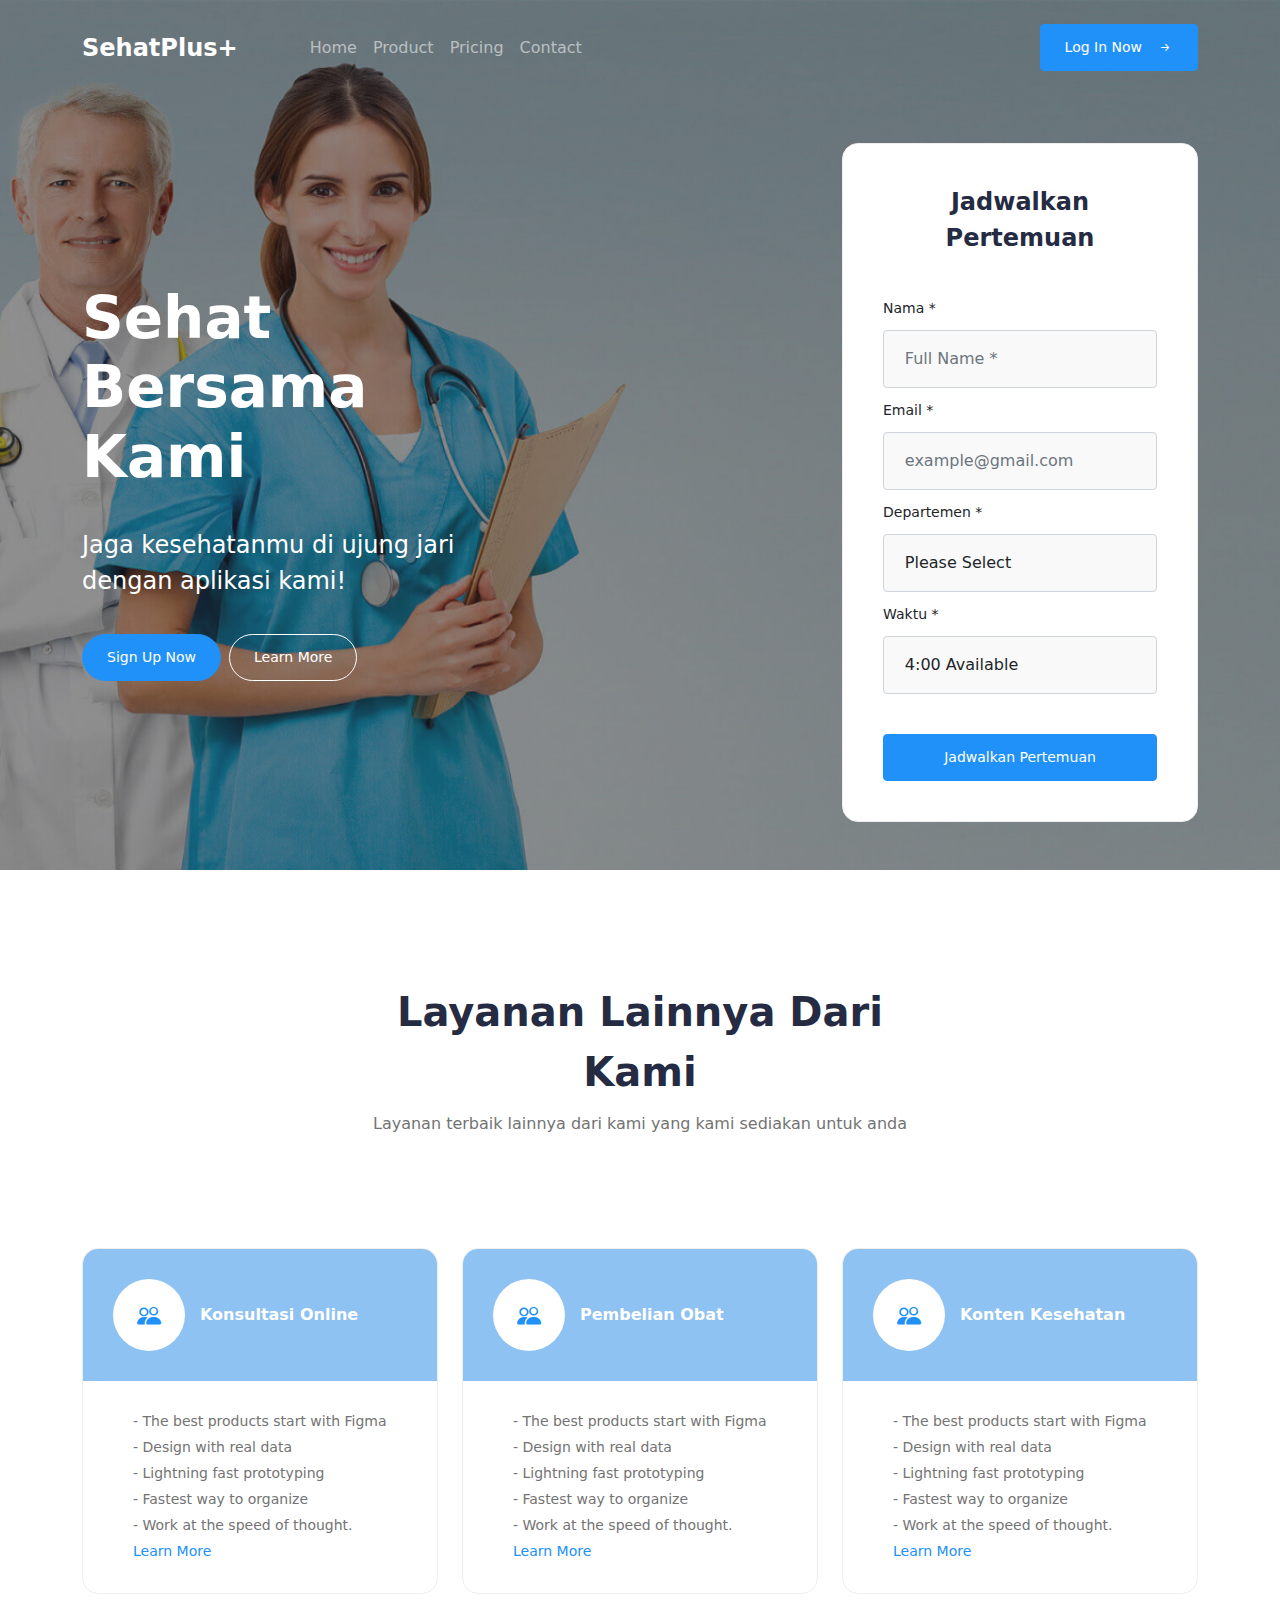
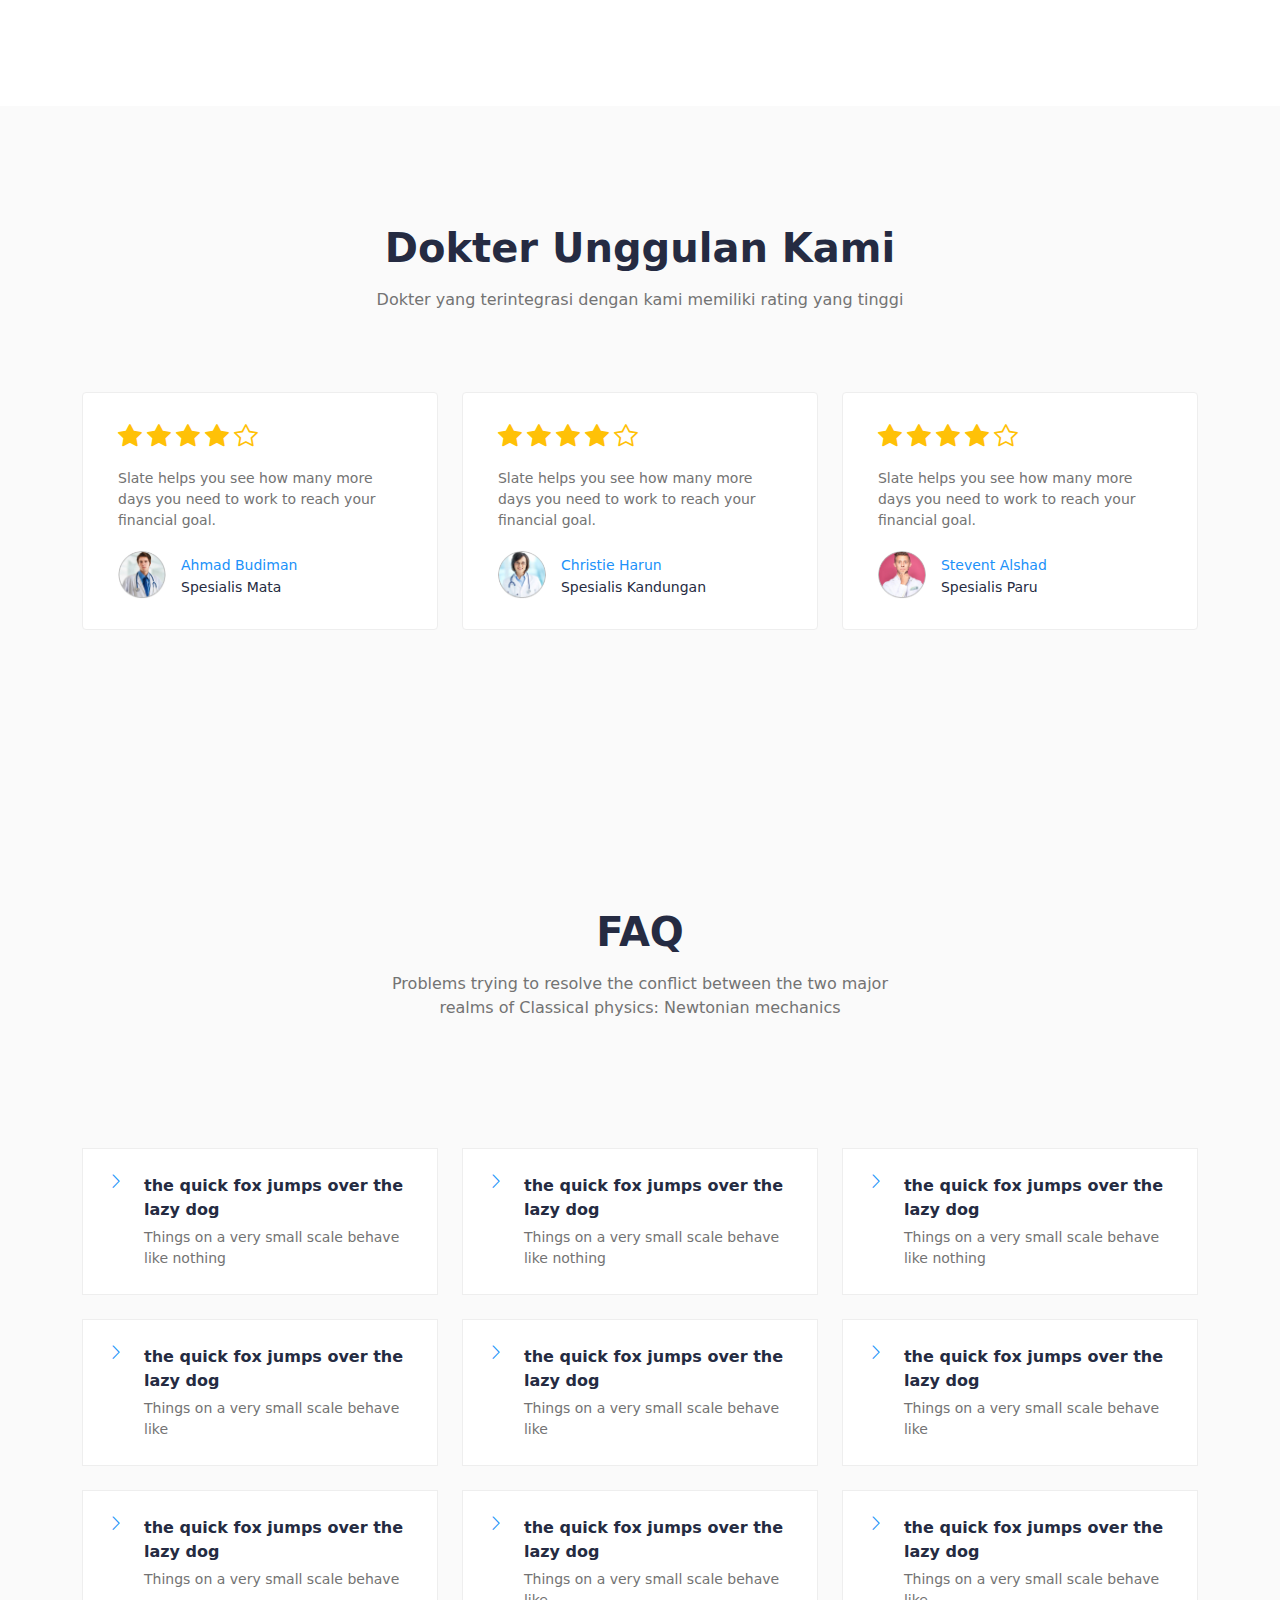
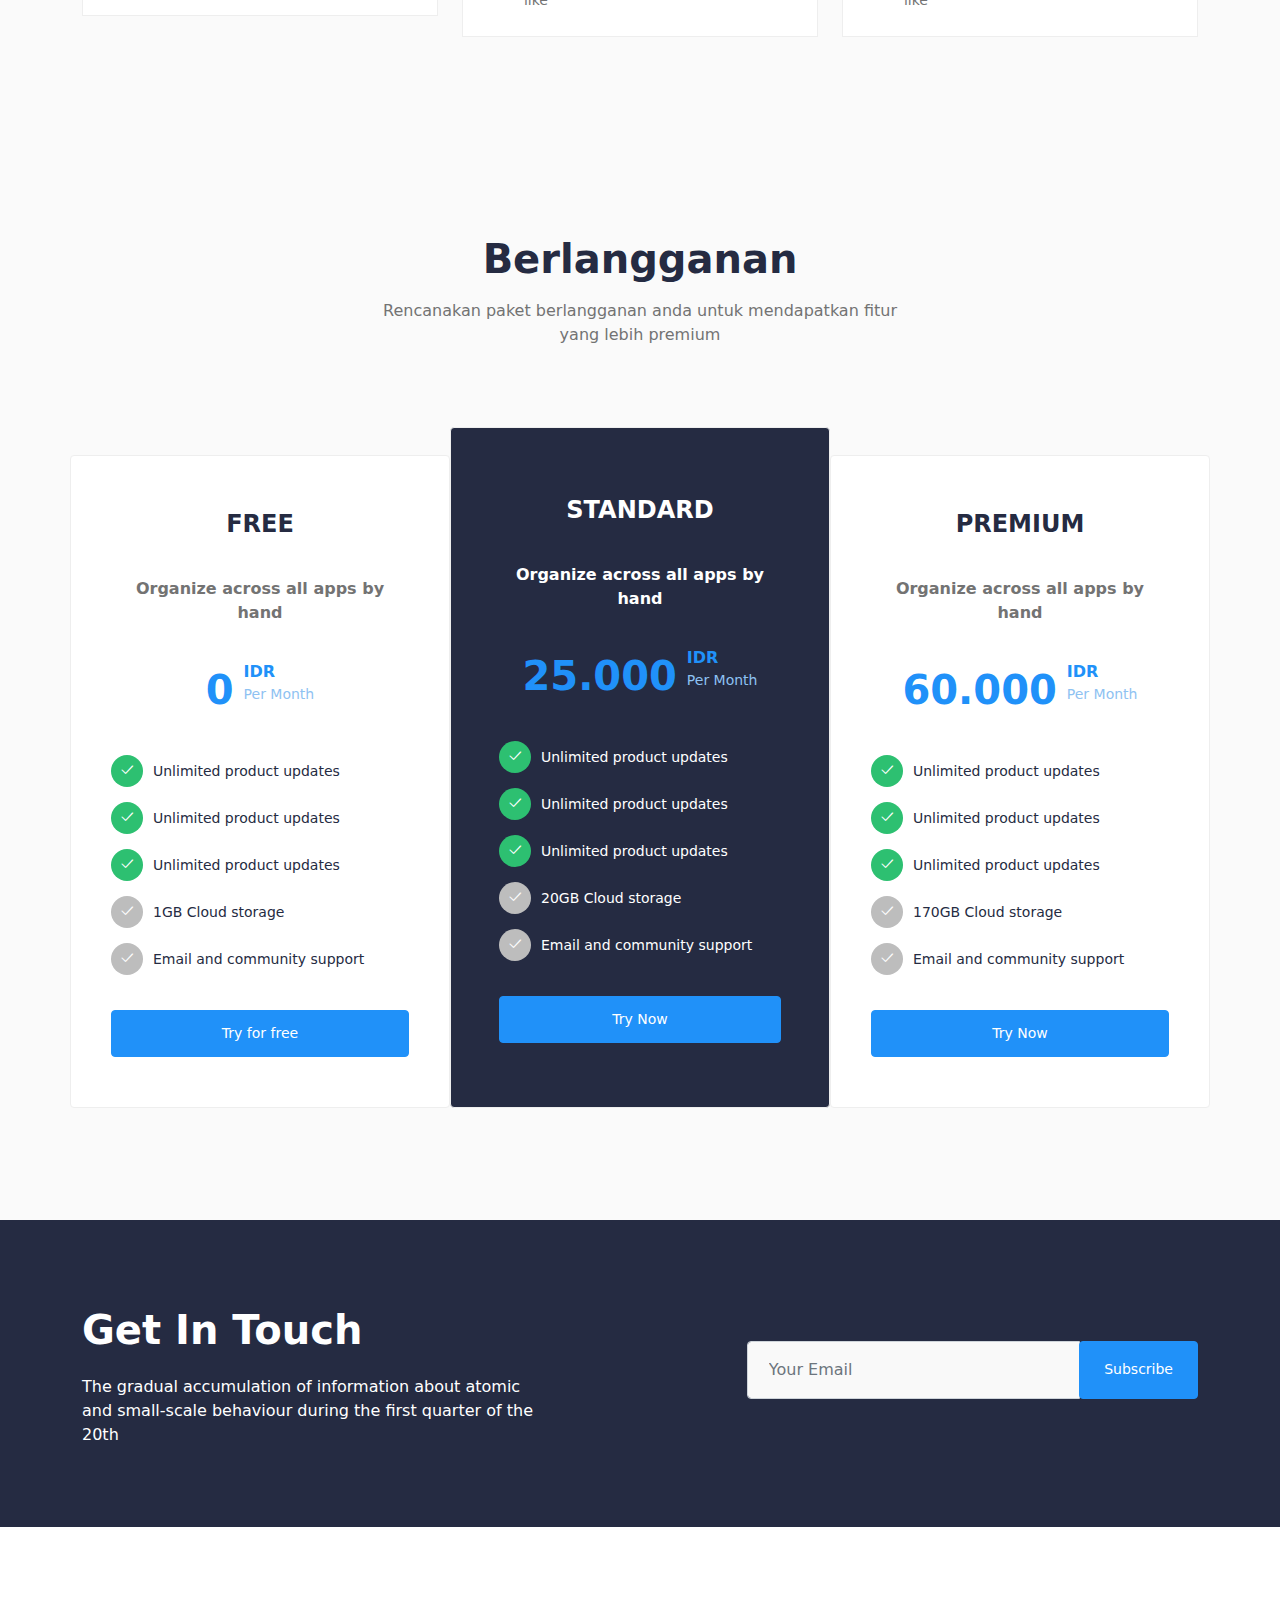
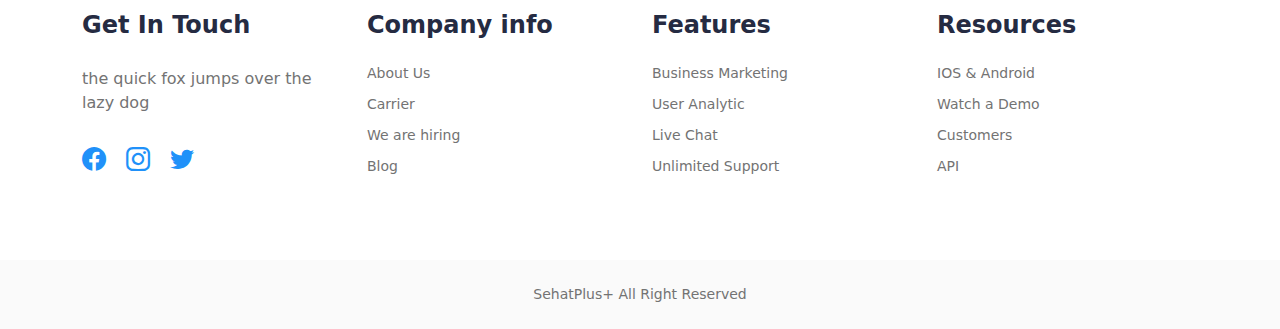
<file: public/html/index.html>
<!DOCTYPE html>
<html class="no-js" lang="en">

<head>
    <title>Index</title>
    <meta http-equiv="x-ua-compatible" content="ie=edge">
    <meta charset="utf-8">
    <meta name="viewport" content="width=device-width, initial-scale=1.0" />
    <link rel="stylesheet" href="../css/main.css">
    <link rel="stylesheet" href="../css/animate.min.css">
    <link rel="stylesheet" href="../css/aos.css">
    <link rel="stylesheet" href="../css/bootstrap-icons.css">
</head>

<body>

    <header class="position-relative" data-aos="fade-down">
        <div class="background position-absolute z-index_-1 w-100 h-100"><img class="cover"
                src="../img/hero-cover.5.jpg"></img>
            <div class="filter basic"></div>
        </div>
        <div class="container">
            <nav class="navbar navbar-expand-lg navbar-dark py-4"><a class="navbar-brand" href="#">
                    <h1 class="h3 mt-0">SehatPlus+</h1>
                </a><button class="navbar-toggler" type="button" data-bs-target="#navbarSupportedContent"
                    data-bs-toggle="collapse" aria-controls="navbarSupportedContent" aria-expanded="false"
                    aria-label="Toggle navigation"><span class="navbar-toggler-icon"></span></button>
                <div class="collapse navbar-collapse ms-lg-5  mt-4 mt-lg-0" id="navbarSupportedContent">
                    <ul class="navbar-nav align-items-center">
                        <li class="nav-item"><a class="nav-link" href="#"><span>Home</span></a></li>
                        <li class="nav-item"><a class="nav-link" href="#"><span>Product</span></a></li>
                        <li class="nav-item"><a class="nav-link" href="#"><span>Pricing</span></a></li>
                        <li class="nav-item"><a class="nav-link" href="#"><span>Contact</span></a></li>
                    </ul>
                    <ul class="navbar-nav mt-4 mt-lg-0 ms-auto align-items-center">
                        <li class="nav-item ms-lg-4 mt-4 mt-lg-0"><button class="btn primary-color"><span
                                    class="btn-text "> <a class="light-text-color" href="login.html">Log In Now </a></span><i
                                    class="bi bi-arrow-right-short icn-xs light-text-color"
                                    style="margin-left: 15px"></i></button></li>
                    </ul>
                </div>
            </nav>
        </div>
        <div class="container py-5">
            <div class="row justify-content-between align-items-center">
                <div class="col-lg-6 col-xl-5 my-5 my-lg-0 text-center text-md-start">
                    <h1 class="h1 light-text-color mt-0">Sehat Bersama Kami</h1>
                    <h4 class="h4 light-text-color" style="margin-top: 35px">Jaga kesehatanmu di ujung jari dengan aplikasi kami!</h4>
                    <div class="cta" style="margin-top: 35px"><button
                            class="btn primary-color btn-round mb-3 mb-sm-0"> <a class="btn-text white-text text-white" href="SIgnUp.html">Sign Up Now</a>
                                </button><button
                            class="btn light-text-color btn-round btn-outline mb-3 mb-sm-0 mx-2"><span
                                class="btn-text">Learn More</span></button></div>
                </div>
                <div class="col-lg-6 col-xl-4">
                    <div class="card-item round light-background-color" style="padding: 40px 40px">
                        <h3 class="h3 text-color text-center">Jadwalkan Pertemuan</h3>
                        <div class="card-content" style="margin-top: 40px">
                            <div class="form-group"><label class="h6">Nama *</label>
                                <div class="form-group" style="margin-top: 10px"><input class="form-control" type="text"
                                        placeholder="Full Name * "></input></div>
                            </div>
                            <div class="form-group" style="margin-top: 10px"><label class="h6">Email *</label>
                                <div class="form-group" style="margin-top: 10px"><input class="form-control" type="text"
                                        placeholder="example@gmail.com  "></input></div>
                            </div>
                            <div class="form-group" style="margin-top: 10px"><label class="h6">Departemen *</label>
                                <div class="form-group" style="margin-top: 10px"><select
                                        class="custom-select form-control" style="margin-top: 10px">
                                        <option>Please Select</option><svg width="8" height="14" viewBox="0 0 8 14"
                                            fill="none" xmlns="http://www.w3.org/2000/svg">
                                            <path d="M 0 12 L 5 7 L 0 2 L 1 0 L 8 7 L 1 14 L 0 12 Z"
                                                fill="rgb(115, 115, 115)" />
                                        </svg>
                                        <option>List Entry # 1</option>
                                        <option>List Entry # 2</option>
                                        <option>List Entry # 3</option>
                                        <option>List Entry # 4</option>
                                        <option>List Entry # 5</option>
                                    </select></div>
                            </div>
                            <div class="form-group" style="margin-top: 10px"><label class="h6">Waktu *</label>
                                <div class="form-group" style="margin-top: 10px"><select
                                        class="custom-select form-control">
                                        <option>4:00 Available</option><svg width="8" height="14" viewBox="0 0 8 14"
                                            fill="none" xmlns="http://www.w3.org/2000/svg">
                                            <path d="M 0 12 L 5 7 L 0 2 L 1 0 L 8 7 L 1 14 L 0 12 Z"
                                                fill="rgb(115, 115, 115)" />
                                        </svg>
                                        <option>List Entry # 1</option>
                                        <option>List Entry # 2</option>
                                        <option>List Entry # 3</option>
                                        <option>List Entry # 4</option>
                                        <option>List Entry # 5</option>
                                    </select></div>
                            </div>
                        </div><button class="btn primary-color w-100" style="margin-top: 40px"><span>Jadwalkan Pertemuan</span></button>
                    </div>
                </div>
            </div>
        </div>
    </header>
    <section>
        <div class="container py-7 py-lg-9">
            <div class="row justify-content-center">
                <div class="text-center col-lg-6">
                    <h2 class="h2 text-color">Layanan Lainnya Dari Kami</h2>
                    <p class="paragraph second-text-color" style="margin-top: 10px">Layanan terbaik lainnya dari kami
                    yang kami sediakan untuk anda </p>
                </div>
            </div>
            <div class="row align-items-stretch mt-5 mt-lg-9">
                <div class="col-lg-4 mb-4 mb-lg-0">
                    <div class="card-item round">
                        <div class="d-flex align-items-center disabled-element-color" style="padding: 30px 30px">
                            <div class="icn-circle circle-md light-background-color"><i
                                    class="bi bi-people icn-sm primary-text-color"></i></div>
                            <div style="margin-left: 15px; width: 70%">
                                <h5 class="h5 light-text-color">Konsultasi Online
                                </h5>
                            </div>
                        </div>
                        <div class="card-content round" style="padding: 30px 50px">
                            <h6 class="h6 second-text-color">- The best products start
                                with Figma</h6>
                            <h6 class="h6 second-text-color" style="margin-top: 5px">- Design with real data</h6>
                            <h6 class="h6 second-text-color" style="margin-top: 5px">- Lightning fast prototyping</h6>
                            <h6 class="h6 second-text-color" style="margin-top: 5px">- Fastest way to organize</h6>
                            <h6 class="h6 second-text-color" style="margin-top: 5px">- Work at the speed of thought.
                            </h6><a class="link primary-text-color" href="#" style="margin-top: 5px">Learn More</a>
                        </div>
                    </div>
                </div>
                <div class="col-lg-4 mb-4 mb-lg-0">
                    <div class="card-item round">
                        <div class="d-flex align-items-center disabled-element-color" style="padding: 30px 30px">
                            <div class="icn-circle circle-md light-background-color"><i
                                    class="bi bi-people icn-sm primary-text-color"></i></div>
                            <div style="margin-left: 15px; width: 70%">
                                <h5 class="h5 light-text-color">Pembelian Obat
                                </h5>
                            </div>
                        </div>
                        <div class="card-content round" style="padding: 30px 50px">
                            <h6 class="h6 second-text-color">- The best products start
                                with Figma</h6>
                            <h6 class="h6 second-text-color" style="margin-top: 5px">- Design with real data</h6>
                            <h6 class="h6 second-text-color" style="margin-top: 5px">- Lightning fast prototyping</h6>
                            <h6 class="h6 second-text-color" style="margin-top: 5px">- Fastest way to organize</h6>
                            <h6 class="h6 second-text-color" style="margin-top: 5px">- Work at the speed of thought.
                            </h6><a class="link primary-text-color" href="#" style="margin-top: 5px">Learn More</a>
                        </div>
                    </div>
                </div>
                <div class="col-lg-4 ">
                    <div class="card-item round">
                        <div class="d-flex align-items-center disabled-element-color" style="padding: 30px 30px">
                            <div class="icn-circle circle-md light-background-color"><i
                                    class="bi bi-people icn-sm primary-text-color"></i></div>
                            <div style="margin-left: 15px; width: 70%">
                                <h5 class="h5 light-text-color">Konten Kesehatan</h5>
                            </div>
                        </div>
                        <div class="card-content round" style="padding: 30px 50px">
                            <h6 class="h6 second-text-color">- The best products start
                                with Figma</h6>
                            <h6 class="h6 second-text-color" style="margin-top: 5px">- Design with real data</h6>
                            <h6 class="h6 second-text-color" style="margin-top: 5px">- Lightning fast prototyping</h6>
                            <h6 class="h6 second-text-color" style="margin-top: 5px">- Fastest way to organize</h6>
                            <h6 class="h6 second-text-color" style="margin-top: 5px">- Work at the speed of thought.
                            </h6><a class="link primary-text-color" href="#" style="margin-top: 5px">Learn More</a>
                        </div>
                    </div>
                </div>
            </div>
        </div>
    </section>
    <section class="light-gray-1">
        <div class="container py-7 py-md-9">
            <div class="row justify-content-center">
                <div class="text-center col-lg-6">
                    <h2 class="h2 text-color">Dokter Unggulan Kami</h2>
                    <p class="paragraph second-text-color" style="margin-top: 10px">Dokter yang terintegrasi dengan kami
                    memiliki rating yang tinggi </p>
                </div>
            </div>
            <div class="row align-items-stretch mt-5 mt-md-7">
                <div class="col-lg-4 mb-4 mb-lg-0">
                    <div class="card-item rounded light-background-color" style="padding: 30px 35px">
                        <div class="card-content">
                            <div class="stars"><i class="bi bi-star-fill icn-sm text-warning"></i><i
                                    class="bi bi-star-fill icn-sm text-warning" style="margin-left: 5px"></i><i
                                    class="bi bi-star-fill icn-sm text-warning" style="margin-left: 5px"></i><i
                                    class="bi bi-star-fill icn-sm text-warning" style="margin-left: 5px"></i><i
                                    class="bi bi-star icn-sm text-warning" style="margin-left: 5px"></i></div>
                            <h6 class="h6 second-text-color" style="margin-top: 20px">Slate helps you see how many
                                more days you need to work to
                                reach your financial goal.</h6>
                            <div style="margin-top: 20px">
                                <div class="d-flex align-items-center" style="margin-top: 20px">
                                    <div class="circle-box circle-sm"><img class="cover" src="../img/user.1.jpg"></img>
                                    </div>
                                    <div style="margin-left: 15px"><a class="link primary-text-color" href="#">Ahmad Budiman</a>
                                        <h6 class="h6 text-color">Spesialis Mata</h6>
                                    </div>
                                </div>
                            </div>
                        </div>
                    </div>
                </div>
                <div class="col-lg-4 mb-4 mb-lg-0">
                    <div class="card-item rounded light-background-color" style="padding: 30px 35px">
                        <div class="card-content">
                            <div class="stars"><i class="bi bi-star-fill icn-sm text-warning"></i><i
                                    class="bi bi-star-fill icn-sm text-warning" style="margin-left: 5px"></i><i
                                    class="bi bi-star-fill icn-sm text-warning" style="margin-left: 5px"></i><i
                                    class="bi bi-star-fill icn-sm text-warning" style="margin-left: 5px"></i><i
                                    class="bi bi-star icn-sm text-warning" style="margin-left: 5px"></i></div>
                            <h6 class="h6 second-text-color" style="margin-top: 20px">Slate helps you see how many
                                more days you need to work to
                                reach your financial goal.</h6>
                            <div style="margin-top: 20px">
                                <div class="d-flex align-items-center" style="margin-top: 20px">
                                    <div class="circle-box circle-sm"><img class="cover" src="../img/user.2.jpg"></img>
                                    </div>
                                    <div style="margin-left: 15px"><a class="link primary-text-color" href="#">Christie Harun</a>
                                        <h6 class="h6 text-color">Spesialis Kandungan</h6>
                                    </div>
                                </div>
                            </div>
                        </div>
                    </div>
                </div>
                <div class="col-lg-4 ">
                    <div class="card-item rounded light-background-color" style="padding: 30px 35px">
                        <div class="card-content">
                            <div class="stars"><i class="bi bi-star-fill icn-sm text-warning"></i><i
                                    class="bi bi-star-fill icn-sm text-warning" style="margin-left: 5px"></i><i
                                    class="bi bi-star-fill icn-sm text-warning" style="margin-left: 5px"></i><i
                                    class="bi bi-star-fill icn-sm text-warning" style="margin-left: 5px"></i><i
                                    class="bi bi-star icn-sm text-warning" style="margin-left: 5px"></i></div>
                            <h6 class="h6 second-text-color" style="margin-top: 20px">Slate helps you see how many
                                more days you need to work to
                                reach your financial goal.</h6>
                            <div style="margin-top: 20px">
                                <div class="d-flex align-items-center" style="margin-top: 20px">
                                    <div class="circle-box circle-sm"><img class="cover" src="../img/user.3.jpg"></img>
                                    </div>
                                    <div style="margin-left: 15px"><a class="link primary-text-color" href="#">Stevent Alshad</a>
                                        <h6 class="h6 text-color">Spesialis Paru</h6>
                                    </div>
                                </div>
                            </div>
                        </div>
                    </div>
                </div>
            </div>
        </div>
    </section>
    <section class="light-gray-1">
        <div class="py-7">
            <div class="container py-5  py-md-7">
                <div class="row justify-content-center">
                    <div class="text-center col-lg-6">
                        <h2 class="h2 text-color">FAQ</h2>
                        <p class="paragraph second-text-color" style="margin-top: 10px">Problems trying to resolve the
                            conflict between
                            the two major realms of Classical physics: Newtonian mechanics </p>
                    </div>
                </div>
            </div>
            <div class="container mt-5">
                <div class="row align-items-stretch">
                    <div class="col-lg-4 mb-4 mb-lg-0">
                        <div class="d-flex card-item light-background-color" style="padding: 25px 25px">
                            <div class="d-flex"><i class="bi bi-chevron-right icn-xs primary-text-color"></i>
                                <div style="margin-left: 20px">
                                    <h5 class="h5 text-color">the quick fox jumps over the
                                        lazy dog</h5>
                                    <h6 class="h6 second-text-color" style="margin-top: 5px">Things on a very small
                                        scale
                                        behave like nothing </h6>
                                </div>
                            </div>
                        </div>
                    </div>
                    <div class="col-lg-4 mb-4 mb-lg-0">
                        <div class="d-flex card-item light-background-color" style="padding: 25px 25px">
                            <div class="d-flex"><i class="bi bi-chevron-right icn-xs primary-text-color"></i>
                                <div style="margin-left: 20px">
                                    <h5 class="h5 text-color">the quick fox jumps over the
                                        lazy dog</h5>
                                    <h6 class="h6 second-text-color" style="margin-top: 5px">Things on a very small
                                        scale
                                        behave like nothing</h6>
                                </div>
                            </div>
                        </div>
                    </div>
                    <div class="col-lg-4 ">
                        <div class="d-flex card-item light-background-color" style="padding: 25px 25px">
                            <div class="d-flex"><i class="bi bi-chevron-right icn-xs primary-text-color"></i>
                                <div style="margin-left: 20px">
                                    <h5 class="h5 text-color">the quick fox jumps over the
                                        lazy dog</h5>
                                    <h6 class="h6 second-text-color" style="margin-top: 5px">Things on a very small
                                        scale
                                        behave like nothing </h6>
                                </div>
                            </div>
                        </div>
                    </div>
                </div>
                <div class="row align-items-stretch mt-4">
                    <div class="col-lg-4 mb-4 mb-lg-0">
                        <div class="d-flex card-item light-background-color" style="padding: 25px 25px">
                            <div class="d-flex"><i class="bi bi-chevron-right icn-xs primary-text-color"></i>
                                <div style="margin-left: 20px">
                                    <h5 class="h5 text-color">the quick fox jumps over the
                                        lazy dog</h5>
                                    <h6 class="h6 second-text-color" style="margin-top: 5px">Things on a very small
                                        scale
                                        behave like</h6>
                                </div>
                            </div>
                        </div>
                    </div>
                    <div class="col-lg-4 mb-4 mb-lg-0">
                        <div class="d-flex card-item light-background-color" style="padding: 25px 25px">
                            <div class="d-flex"><i class="bi bi-chevron-right icn-xs primary-text-color"></i>
                                <div style="margin-left: 20px">
                                    <h5 class="h5 text-color">the quick fox jumps over the
                                        lazy dog</h5>
                                    <h6 class="h6 second-text-color" style="margin-top: 5px">Things on a very small
                                        scale
                                        behave like</h6>
                                </div>
                            </div>
                        </div>
                    </div>
                    <div class="col-lg-4 ">
                        <div class="d-flex card-item light-background-color" style="padding: 25px 25px">
                            <div class="d-flex"><i class="bi bi-chevron-right icn-xs primary-text-color"></i>
                                <div style="margin-left: 20px">
                                    <h5 class="h5 text-color">the quick fox jumps over the
                                        lazy dog</h5>
                                    <h6 class="h6 second-text-color" style="margin-top: 5px">Things on a very small
                                        scale
                                        behave like </h6>
                                </div>
                            </div>
                        </div>
                    </div>
                </div>
                <div class="row align-items-stretch mt-4">
                    <div class="col-lg-4 mb-4 mb-lg-0">
                        <div class="d-flex card-item light-background-color" style="padding: 25px 25px">
                            <div class="d-flex"><i class="bi bi-chevron-right icn-xs primary-text-color"></i>
                                <div style="margin-left: 20px">
                                    <h5 class="h5 text-color">the quick fox jumps over the
                                        lazy dog</h5>
                                    <h6 class="h6 second-text-color" style="margin-top: 5px">Things on a very small
                                        scale
                                        behave </h6>
                                </div>
                            </div>
                        </div>
                    </div>
                    <div class="col-lg-4 mb-4 mb-lg-0">
                        <div class="d-flex card-item light-background-color" style="padding: 25px 25px">
                            <div class="d-flex"><i class="bi bi-chevron-right icn-xs primary-text-color"></i>
                                <div style="margin-left: 20px">
                                    <h5 class="h5 text-color">the quick fox jumps over the
                                        lazy dog</h5>
                                    <h6 class="h6 second-text-color" style="margin-top: 5px">Things on a very small
                                        scale
                                        behave like </h6>
                                </div>
                            </div>
                        </div>
                    </div>
                    <div class="col-lg-4 ">
                        <div class="d-flex card-item light-background-color" style="padding: 25px 25px">
                            <div class="d-flex"><i class="bi bi-chevron-right icn-xs primary-text-color"></i>
                                <div style="margin-left: 20px">
                                    <h5 class="h5 text-color">the quick fox jumps over the
                                        lazy dog</h5>
                                    <h6 class="h6 second-text-color" style="margin-top: 5px">Things on a very small
                                        scale
                                        behave like </h6>
                                </div>
                            </div>
                        </div>
                    </div>
                </div>
            </div>
        </div>
    </section>
    <section class="light-gray-1">
        <div class="container py-5 py-md-9">
            <div class="row justify-content-center">
                <div class="text-center col-lg-6">
                    <h2 class="h2 text-color">Berlangganan</h2>
                    <p class="paragraph second-text-color" style="margin-top: 10px">Rencanakan paket berlangganan anda
                    untuk mendapatkan fitur yang lebih premium </p>
                </div>
            </div>
            <div class="row align-items-end mt-5 mt-md-7" style="margin-top: 80px">
                <div class="col-lg-4 mb-4 mb-lg-0 px-0">
                    <div class="card-item rounded light-background-color" style="padding: 50px 40px">
                        <h3 class="h3 text-color text-center">FREE</h3>
                        <h5 class="h5 second-text-color text-center" style="margin-top: 35px">Organize across all
                            apps by hand</h5>
                        <div class="price d-flex justify-content-center text-left" style="margin-top: 35px">
                            <h2 class="h2 primary-text-color">0</h2>
                            <div style="margin-left: 10px">
                                <h5 class="h5 primary-text-color">IDR</h5>
                                <h6 class="h6 disabled-element-text-color">Per Month</h6>
                            </div>
                        </div>
                        <div class="features-list" style="margin-top: 35px">
                            <div class="feature-item d-flex align-items-center">
                                <div class="icn-circle circle-xs secondary-color-1"><i
                                        class="bi bi-check2 icn-xs light-text-color"></i></div>
                                <h6 class="h6 text-color" style="margin-left: 10px">Unlimited product updates
                                </h6>
                            </div>
                            <div class="feature-item d-flex align-items-center" style="margin-top: 15px">
                                <div class="icn-circle circle-xs secondary-color-1"><i
                                        class="bi bi-check2 icn-xs light-text-color"></i></div>
                                <h6 class="h6 text-color" style="margin-left: 10px">Unlimited product updates
                                </h6>
                            </div>
                            <div class="feature-item d-flex align-items-center" style="margin-top: 15px">
                                <div class="icn-circle circle-xs secondary-color-1"><i
                                        class="bi bi-check2 icn-xs light-text-color"></i></div>
                                <h6 class="h6 text-color" style="margin-left: 10px">Unlimited product updates
                                </h6>
                            </div>
                            <div class="feature-item d-flex align-items-center" style="margin-top: 15px">
                                <div class="icn-circle circle-xs muted-color"><i
                                        class="bi bi-check2 icn-xs light-text-color"></i></div>
                                <h6 class="h6 text-color" style="margin-left: 10px">1GB Cloud storage
                                </h6>
                            </div>
                            <div class="feature-item d-flex align-items-center" style="margin-top: 15px">
                                <div class="icn-circle circle-xs muted-color"><i
                                        class="bi bi-check2 icn-xs light-text-color"></i></div>
                                <h6 class="h6 text-color" style="margin-left: 10px">Email and community
                                    support
                                </h6>
                            </div>
                        </div><button class="btn primary-color  w-100" style="margin-top: 35px"><span>Try for
                                free</span></button>
                    </div>
                </div>
                <div class="col-lg-4 mb-4 mb-lg-0 px-0">
                    <div class="card-item rounded dark-background-color py-5 px-4 py-md-6 px-md-5">
                        <h3 class="h3 light-text-color text-center ">STANDARD</h3>
                        <h5 class="h5 light-text-color text-center" style="margin-top: 35px">Organize across all
                            apps by hand</h5>
                        <div class="price d-flex justify-content-center text-left" style="margin-top: 35px">
                            <h2 class="h2 primary-text-color">25.000</h2>
                            <div style="margin-left: 10px">
                                <h5 class="h5 primary-text-color">IDR</h5>
                                <h6 class="h6 disabled-element-text-color">Per Month</h6>
                            </div>
                        </div>
                        <div class="features-list" style="margin-top: 35px">
                            <div class="feature-item d-flex align-items-center">
                                <div class="icn-circle circle-xs secondary-color-1"><i
                                        class="bi bi-check2 icn-xs light-text-color"></i></div>
                                <h6 class="h6 light-text-color" style="margin-left: 10px">Unlimited product updates
                                </h6>
                            </div>
                            <div class="feature-item d-flex align-items-center" style="margin-top: 15px">
                                <div class="icn-circle circle-xs secondary-color-1"><i
                                        class="bi bi-check2 icn-xs light-text-color"></i></div>
                                <h6 class="h6 light-text-color" style="margin-left: 10px">Unlimited product updates
                                </h6>
                            </div>
                            <div class="feature-item d-flex align-items-center" style="margin-top: 15px">
                                <div class="icn-circle circle-xs secondary-color-1"><i
                                        class="bi bi-check2 icn-xs light-text-color"></i></div>
                                <h6 class="h6 light-text-color" style="margin-left: 10px">Unlimited product updates
                                </h6>
                            </div>
                            <div class="feature-item d-flex align-items-center" style="margin-top: 15px">
                                <div class="icn-circle circle-xs muted-color"><i
                                        class="bi bi-check2 icn-xs light-text-color"></i></div>
                                <h6 class="h6 light-text-color" style="margin-left: 10px">20GB Cloud storage
                                </h6>
                            </div>
                            <div class="feature-item d-flex align-items-center" style="margin-top: 15px">
                                <div class="icn-circle circle-xs muted-color"><i
                                        class="bi bi-check2 icn-xs light-text-color"></i></div>
                                <h6 class="h6 light-text-color" style="margin-left: 10px">Email and community
                                    support
                                </h6>
                            </div>
                        </div><button class="btn primary-color  w-100" style="margin-top: 35px"><span>Try 
                            Now</span></button>
                    </div>
                </div>
                <div class="col-lg-4 px-0">
                    <div class="card-item rounded light-background-color" style="padding: 50px 40px">
                        <h3 class="h3 text-color text-center">PREMIUM</h3>
                        <h5 class="h5 second-text-color text-center" style="margin-top: 35px">Organize across all
                            apps by hand</h5>
                        <div class="price d-flex justify-content-center text-left" style="margin-top: 35px">
                            <h2 class="h2 primary-text-color">60.000</h2>
                            <div style="margin-left: 10px">
                                <h5 class="h5 primary-text-color">IDR</h5>
                                <h6 class="h6 disabled-element-text-color">Per Month</h6>
                            </div>
                        </div>
                        <div class="features-list" style="margin-top: 35px">
                            <div class="feature-item d-flex align-items-center">
                                <div class="icn-circle circle-xs secondary-color-1"><i
                                        class="bi bi-check2 icn-xs light-text-color"></i></div>
                                <h6 class="h6 text-color" style="margin-left: 10px">Unlimited product updates
                                </h6>
                            </div>
                            <div class="feature-item d-flex align-items-center" style="margin-top: 15px">
                                <div class="icn-circle circle-xs secondary-color-1"><i
                                        class="bi bi-check2 icn-xs light-text-color"></i></div>
                                <h6 class="h6 text-color" style="margin-left: 10px">Unlimited product updates
                                </h6>
                            </div>
                            <div class="feature-item d-flex align-items-center" style="margin-top: 15px">
                                <div class="icn-circle circle-xs secondary-color-1"><i
                                        class="bi bi-check2 icn-xs light-text-color"></i></div>
                                <h6 class="h6 text-color" style="margin-left: 10px">Unlimited product updates
                                </h6>
                            </div>
                            <div class="feature-item d-flex align-items-center" style="margin-top: 15px">
                                <div class="icn-circle circle-xs muted-color"><i
                                        class="bi bi-check2 icn-xs light-text-color"></i></div>
                                <h6 class="h6 text-color" style="margin-left: 10px">170GB Cloud storage
                                </h6>
                            </div>
                            <div class="feature-item d-flex align-items-center" style="margin-top: 15px">
                                <div class="icn-circle circle-xs muted-color"><i
                                        class="bi bi-check2 icn-xs light-text-color"></i></div>
                                <h6 class="h6 text-color" style="margin-left: 10px">Email and community
                                    support
                                </h6>
                            </div>
                        </div><button class="btn primary-color  w-100" style="margin-top: 35px"><span>Try
                                Now</span></button>
                    </div>
                </div>
            </div>
        </div>
    </section>
    <section class="dark-background-color">
        <div class="container py-5 py-md-7">
            <div class="row justify-content-between align-items-center">
                <div class="col-md-5 mb-4 mb-lg-0">
                    <h2 class="h2 light-text-color">Get In Touch</h2>
                    <p class="paragraph light-text-color" style="margin-top: 15px">The gradual accumulation of
                        information about atomic and
                        small-scale behaviour during the first quarter of the 20th </p>
                </div>
                <div class="col-lg-5 col-md-6">
                    <div class="form-group">
                        <div class="input-group input-style-2 mb-2 mr-sm-2"><input class="form-control" type="text"
                                placeholder="Your Email"></input>
                            <div class="input-group-append mt-2 mt-sm-0"><button
                                    class="btn primary-color h-100"><span>Subscribe</span></button></div>
                        </div>
                    </div>
                </div>
            </div>
        </div>
    </section>
    <footer class="position-relative">
        <div>
            <div class="container py-5 py-md-7">
                <div class="row justify-content-center align-items-stretch">
                    <div class="col-lg-3 col-md-6 mb-5 mb-lg-0">
                        <h3 class="h3 text-color">Get In Touch</h3>
                        <p class="paragraph second-text-color mt-4">the quick fox jumps over the
                            lazy dog</p>
                        <div class="card-content py-2 mt-4"><a class="facebook" href="#"><i
                                    class="bi bi-facebook icn-sm primary-text-color"></i></a><a class="instagram"
                                href="#"><i class="bi bi-instagram icn-sm primary-text-color"
                                    style="margin-left: 20px"></i></a><a class="twitter" href="#"><i
                                    class="bi bi-twitter icn-sm primary-text-color" style="margin-left: 20px"></i></a>
                        </div>
                    </div>
                    <div class="col-lg-3 col-md-6 mb-5 mb-lg-0">
                        <h3 class="h3 text-color">Company info</h3>
                        <div class="links" style="margin-top: 20px"><a class="link second-text-color d-block"
                                href="#">About Us</a><a class="link second-text-color d-block" href="#"
                                style="margin-top: 10px">Carrier</a><a class="link second-text-color d-block" href="#"
                                style="margin-top: 10px">We are hiring</a><a class="link second-text-color d-block"
                                href="#" style="margin-top: 10px">Blog</a></div>
                    </div>
                    <div class="col-lg-3 col-md-6 mb-5 mb-lg-0">
                        <h3 class="h3 text-color">Features</h3>
                        <div class="links" style="margin-top: 20px"><a class="link second-text-color d-block"
                                href="#">Business Marketing</a><a class="link second-text-color d-block" href="#"
                                style="margin-top: 10px">User Analytic</a><a class="link second-text-color d-block"
                                href="#" style="margin-top: 10px">Live Chat</a><a class="link second-text-color d-block"
                                href="#" style="margin-top: 10px">Unlimited Support</a></div>
                    </div>
                    <div class="col-lg-3 col-md-6">
                        <h3 class="h3 text-color">Resources</h3>
                        <div class="links" style="margin-top: 20px"><a class="link second-text-color d-block"
                                href="#">IOS & Android</a><a class="link second-text-color d-block" href="#"
                                style="margin-top: 10px">Watch a Demo</a><a class="link second-text-color d-block"
                                href="#" style="margin-top: 10px">Customers</a><a class="link second-text-color d-block"
                                href="#" style="margin-top: 10px">API</a></div>
                    </div>
                </div>
            </div>
        </div>
        <div class="light-gray-1">
            <div class="container py-4">
                <div class="row justify-content-center align-items-center">
                    <div class="col-md-6">
                        <h6 class="h6 second-text-color text-md-center ">SehatPlus+ All Right Reserved
                        </h6>
                    </div>
                </div>
            </div>
        </div>
    </footer>

    <script src="../js/jquery-3.4.1.min.js"></script>
    <script src="../js/bootstrap.bundle.min.js"></script>
    <script src="../js/aos.js"></script>
    <script src="../js/tools.js"></script>
    <script>
        AOS.init();
    </script>
</body>


</html>
</file>
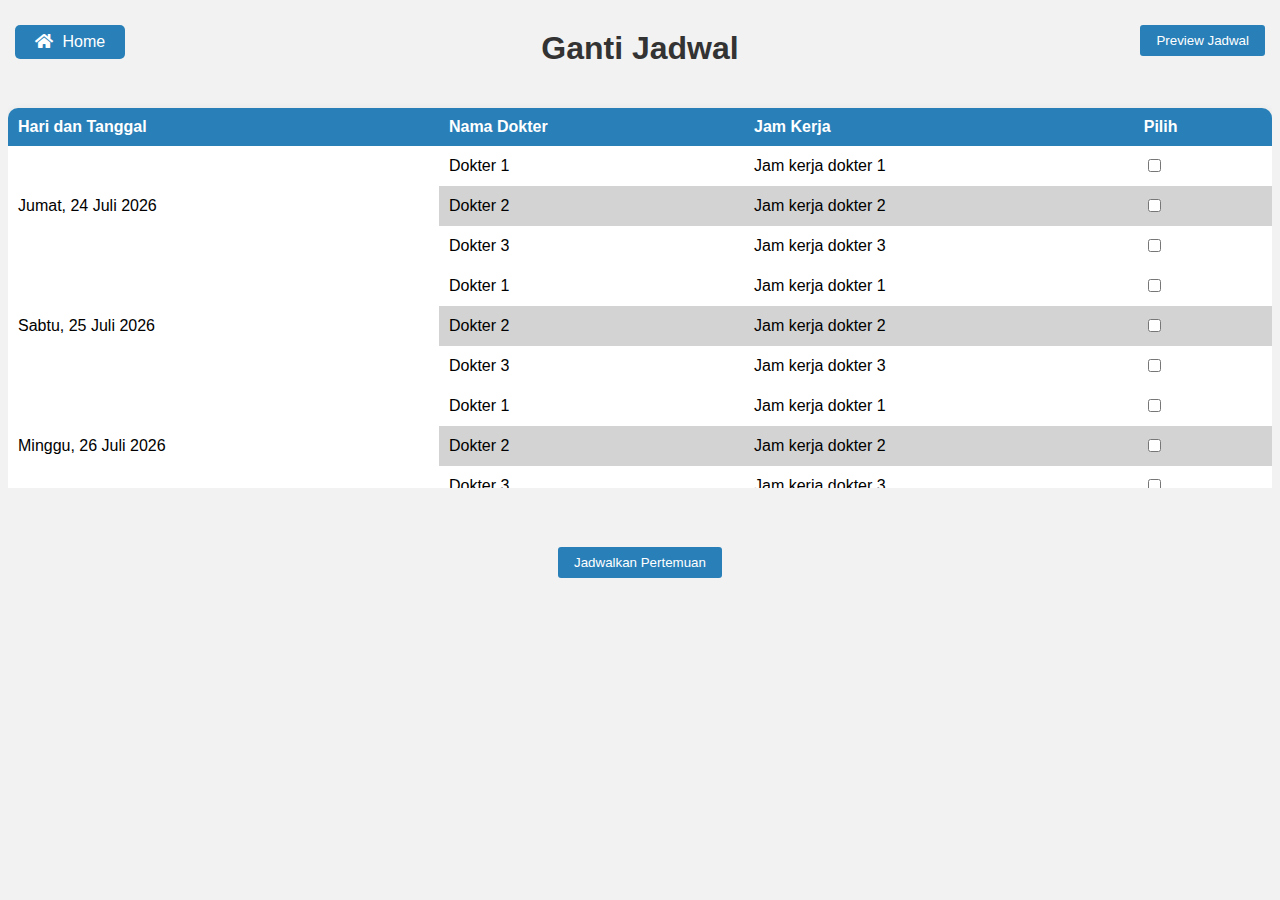
<file: public/html/gantiJadwal.html>
<!DOCTYPE html>
<html>
<head>
  <title>Ganti Jadwal</title>
  <link rel="stylesheet" type="text/css" href="../css/gantiJadwal.css">
  <link rel="stylesheet" href="https://cdnjs.cloudflare.com/ajax/libs/font-awesome/5.15.3/css/all.min.css"> <!-- Css ikon home-->
  <style>
    .btn-home {
      position: absolute;
      top: 25px;
      left: 15px;
    }
    .preview-button {
      position: absolute;
      top: 25px;
      right: 15px;
    }
  </style>
</head>
<body>
    <a href="#" class="btn-home" onclick="jdwlPertemuan()">
        <i class="fas fa-home"></i> Home 
    </a>
     <h1>Ganti Jadwal</h1>
    <button class="preview-button" onclick="previewJadwal()">Preview Jadwal</button>
    <div class="table-container">
    <table id="jadwalTable">
    <thead>
      <tr>
        <th>Hari dan Tanggal</th>
        <th>Nama Dokter</th>
        <th>Jam Kerja</th>
        <th>Pilih</th>
      </tr>
    </thead>
    <tbody> <!-- Hari 1 (Hari ini) -->
      <tr>
        <td rowspan="3" id="todayDate"></td>
        <td>Dokter 1</td>
        <td>Jam kerja dokter 1</td>
        <td><input type="checkbox"></td>
      </tr>
      <tr>
        <td>Dokter 2</td>
        <td>Jam kerja dokter 2</td>
        <td><input type="checkbox"></td>
      </tr>
      <tr>
        <td>Dokter 3</td>
        <td>Jam kerja dokter 3</td>
        <td><input type="checkbox"></td>
      </tr>
    </tbody>
    <tbody> <!-- Hari 2 -->
      <tr>
        <td rowspan="3" id="tomorrowDate"></td>
        <td>Dokter 1</td>
        <td>Jam kerja dokter 1</td>
        <td><input type="checkbox"></td>
      </tr>
      <tr>
        <td>Dokter 2</td>
        <td>Jam kerja dokter 2</td>
        <td><input type="checkbox"></td>
      </tr>
      <tr>
        <td>Dokter 3</td>
        <td>Jam kerja dokter 3</td>
        <td><input type="checkbox"></td>
      </tr>
    </tbody>
    <tbody> <!-- Hari 3 -->
      <tr>
        <td rowspan="3" id="tomorrowDate3"></td>
        <td>Dokter 1</td>
        <td>Jam kerja dokter 1</td>
        <td><input type="checkbox"></td>
      </tr>
      <tr>
        <td>Dokter 2</td>
        <td>Jam kerja dokter 2</td>
        <td><input type="checkbox"></td>
      </tr>
      <tr>
        <td>Dokter 3</td>
        <td>Jam kerja dokter 3</td>
        <td><input type="checkbox"></td>
      </tr>
    </tbody>
    <tbody> <!-- Hari 4 -->
      <tr>
        <td rowspan="3" id="tomorrowDate4"></td>
        <td>Dokter 1</td>
        <td>Jam kerja dokter 1</td>
        <td><input type="checkbox"></td>
      </tr>
      <tr>
        <td>Dokter 2</td>
        <td>Jam kerja dokter 2</td>
        <td><input type="checkbox"></td>
      </tr>
      <tr>
        <td>Dokter 3</td>
        <td>Jam kerja dokter 3</td>
        <td><input type="checkbox"></td>
      </tr>
    </tbody>
    <tbody> <!-- Hari 5 -->
      <tr>
        <td rowspan="3" id="tomorrowDate5"></td>
        <td>Dokter 1</td>
        <td>Jam kerja dokter 1</td>
        <td><input type="checkbox"></td>
      </tr>
      <tr>
        <td>Dokter 2</td>
        <td>Jam kerja dokter 2</td>
        <td><input type="checkbox"></td>
      </tr>
      <tr>
        <td>Dokter 3</td>
        <td>Jam kerja dokter 3</td>
        <td><input type="checkbox"></td>
      </tr>
    </tbody>
    <tbody> <!-- Hari 6 -->
      <tr>
        <td rowspan="3" id="tomorrowDate6"></td>
        <td>Dokter 1</td>
        <td>Jam kerja dokter 1</td>
        <td><input type="checkbox"></td>
      </tr>
      <tr>
        <td>Dokter 2</td>
        <td>Jam kerja dokter 2</td>
        <td><input type="checkbox"></td>
      </tr>
      <tr>
        <td>Dokter 3</td>
        <td>Jam kerja dokter 3</td>
        <td><input type="checkbox"></td>
      </tr>
    </tbody>
    <tbody> <!-- Hari 7 -->
      <tr>
        <td rowspan="3" id="tomorrowDate7"></td>
        <td>Dokter 1</td>
        <td>Jam kerja dokter 1</td>
        <td><input type="checkbox"></td>
      </tr>
      <tr>
        <td>Dokter 2</td>
        <td>Jam kerja dokter 2</td>
        <td><input type="checkbox"></td>
      </tr>
      <tr>
        <td>Dokter 3</td>
        <td>Jam kerja dokter 3</td>
        <td><input type="checkbox"></td>
      </tr>
    </tbody>
   </table>
  </div>
  <div class="button-container">
      <button onclick="tambahJadwal()">Jadwalkan Pertemuan</button>    
  </div>

  <script src="../js/tujuhHari.js"></script>
  <script>
    var jumlahJadwal = 0; // Variabel untuk menyimpan jumlah jadwal

    function tambahJadwal() {
      // Kode untuk menambah jadwal

      // Mengupdate jumlah jadwal
      jumlahJadwal++;
      updateNotifikasi();
    }

    function updateNotifikasi() {
      var previewBtn = document.getElementById('previewBtn');
      previewBtn.innerHTML = 'Preview Jadwal (' + jumlahJadwal + ')';
    }

    function previewJadwal() {
      window.location.href = "prevjadwal.html";
    }

    function jdwlPertemuan() {
      window.location.href = "jadwalPertemuan.html";
    }
  </script>
</body>
</html>
</file>
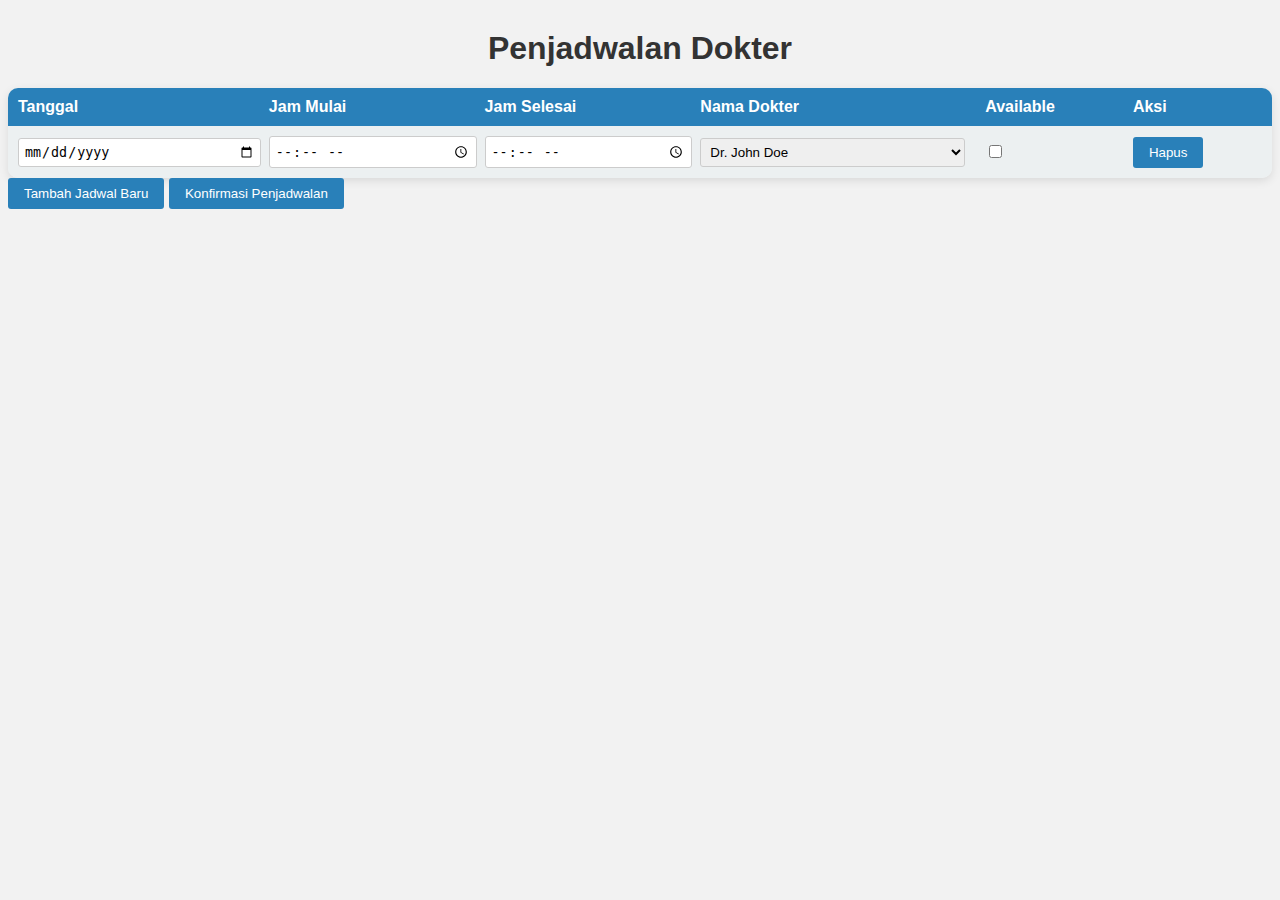
<file: public/html/jadwaldokter.html>
<!DOCTYPE html>
<html>
<head>
  <title>Penjadwalan Dokter</title>
  <link rel="stylesheet" type="text/css" href="../css/jadwaldokter.css">
</head>
<body>
  <h1>Penjadwalan Dokter</h1>
  
  <table id="jadwalTable">
    <tr>
      <th>Tanggal</th>
      <th>Jam Mulai</th>
      <th>Jam Selesai</th>
      <th>Nama Dokter</th>
      <th>Available</th>
      <th>Aksi</th>
    </tr>
    <tr>
      <td><input type="date" class="tanggal"></td>
      <td><input type="time" class="jamMulai"></td>
      <td><input type="time" class="jamSelesai"></td>
      <td>
        <select class="namaDokter">
          <option value="Dr. John Doe">Dr. John Doe</option>
          <option value="Dr. Jane Smith">Dr. Jane Smith</option>
          <option value="Dr. Michael Johnson">Dr. Michael Johnson</option>
        </select>
      </td>
      <td><input type="checkbox"></td>
      <td><button onclick="hapusJadwal(this)">Hapus</button></td>
    </tr>
  </table>

  <button onclick="tambahJadwal()">Tambah Jadwal Baru</button>
  <button onclick="konfirmasiPenjadwalan()">Konfirmasi Penjadwalan</button>

  <script src="../js/addjadwal.js"></script>
</body>
</html>
</file>
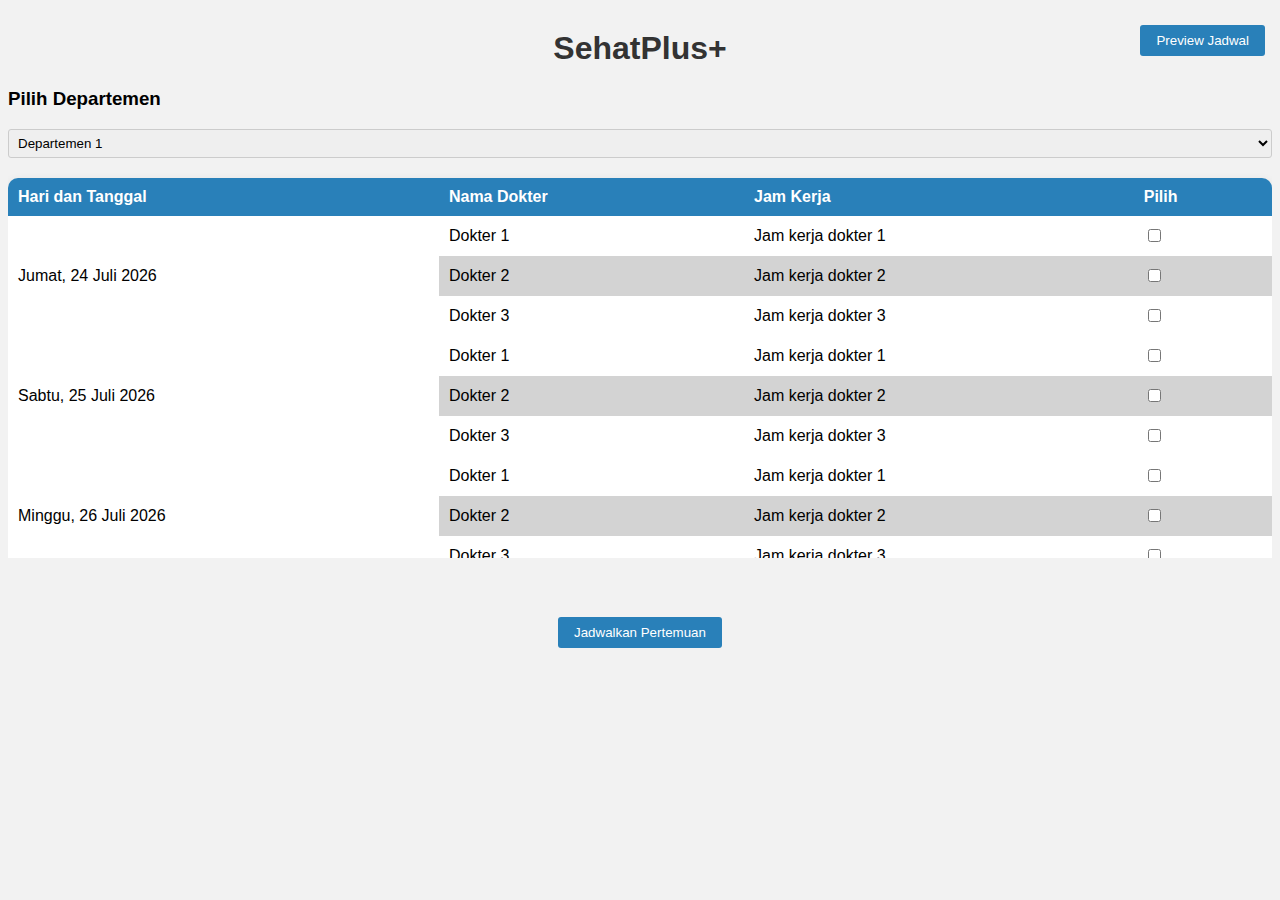
<file: public/html/jadwalPertemuan.html>
<!DOCTYPE html>
<html>
<head>
  <title>Penjadwalan Pertemuan dengan Dokter</title>
  <link rel="stylesheet" type="text/css" href="../css/jadwalPertemuan.css">
  <style>
    .preview-button {
      position: absolute;
      top: 25px;
      right: 15px;
    }
  </style>
</head>
<body>
  <h1>SehatPlus+</h1>
  <h3>Pilih Departemen</h3>
  <select>
    <option value="opsi1">Departemen 1</option>
    <option value="opsi2">Departemen 2</option>
    <option value="opsi3">Departemen 3</option>
    <option value="opsi4">Departemen 4</option>
  </select>
  <button class="preview-button" onclick="previewJadwal()">Preview Jadwal</button>
  <div class="table-container">
  <table id="jadwalTable">
    <thead>
      <tr>
        <th>Hari dan Tanggal</th>
        <th>Nama Dokter</th>
        <th>Jam Kerja</th>
        <th>Pilih</th>
      </tr>
    </thead>
    <tbody> <!-- Hari 1 (Hari ini) -->
      <tr>
        <td rowspan="3" id="todayDate"></td>
        <td>Dokter 1</td>
        <td>Jam kerja dokter 1</td>
        <td><input type="checkbox"></td>
      </tr>
      <tr>
        <td>Dokter 2</td>
        <td>Jam kerja dokter 2</td>
        <td><input type="checkbox"></td>
      </tr>
      <tr>
        <td>Dokter 3</td>
        <td>Jam kerja dokter 3</td>
        <td><input type="checkbox"></td>
      </tr>
    </tbody>
    <tbody> <!-- Hari 2 -->
      <tr>
        <td rowspan="3" id="tomorrowDate"></td>
        <td>Dokter 1</td>
        <td>Jam kerja dokter 1</td>
        <td><input type="checkbox"></td>
      </tr>
      <tr>
        <td>Dokter 2</td>
        <td>Jam kerja dokter 2</td>
        <td><input type="checkbox"></td>
      </tr>
      <tr>
        <td>Dokter 3</td>
        <td>Jam kerja dokter 3</td>
        <td><input type="checkbox"></td>
      </tr>
    </tbody>
    <tbody> <!-- Hari 3 -->
      <tr>
        <td rowspan="3" id="tomorrowDate3"></td>
        <td>Dokter 1</td>
        <td>Jam kerja dokter 1</td>
        <td><input type="checkbox"></td>
      </tr>
      <tr>
        <td>Dokter 2</td>
        <td>Jam kerja dokter 2</td>
        <td><input type="checkbox"></td>
      </tr>
      <tr>
        <td>Dokter 3</td>
        <td>Jam kerja dokter 3</td>
        <td><input type="checkbox"></td>
      </tr>
    </tbody>
    <tbody> <!-- Hari 4 -->
      <tr>
        <td rowspan="3" id="tomorrowDate4"></td>
        <td>Dokter 1</td>
        <td>Jam kerja dokter 1</td>
        <td><input type="checkbox"></td>
      </tr>
      <tr>
        <td>Dokter 2</td>
        <td>Jam kerja dokter 2</td>
        <td><input type="checkbox"></td>
      </tr>
      <tr>
        <td>Dokter 3</td>
        <td>Jam kerja dokter 3</td>
        <td><input type="checkbox"></td>
      </tr>
    </tbody>
    <tbody> <!-- Hari 5 -->
      <tr>
        <td rowspan="3" id="tomorrowDate5"></td>
        <td>Dokter 1</td>
        <td>Jam kerja dokter 1</td>
        <td><input type="checkbox"></td>
      </tr>
      <tr>
        <td>Dokter 2</td>
        <td>Jam kerja dokter 2</td>
        <td><input type="checkbox"></td>
      </tr>
      <tr>
        <td>Dokter 3</td>
        <td>Jam kerja dokter 3</td>
        <td><input type="checkbox"></td>
      </tr>
    </tbody>
    <tbody> <!-- Hari 6 -->
      <tr>
        <td rowspan="3" id="tomorrowDate6"></td>
        <td>Dokter 1</td>
        <td>Jam kerja dokter 1</td>
        <td><input type="checkbox"></td>
      </tr>
      <tr>
        <td>Dokter 2</td>
        <td>Jam kerja dokter 2</td>
        <td><input type="checkbox"></td>
      </tr>
      <tr>
        <td>Dokter 3</td>
        <td>Jam kerja dokter 3</td>
        <td><input type="checkbox"></td>
      </tr>
    </tbody>
    <tbody> <!-- Hari 7 -->
      <tr>
        <td rowspan="3" id="tomorrowDate7"></td>
        <td>Dokter 1</td>
        <td>Jam kerja dokter 1</td>
        <td><input type="checkbox"></td>
      </tr>
      <tr>
        <td>Dokter 2</td>
        <td>Jam kerja dokter 2</td>
        <td><input type="checkbox"></td>
      </tr>
      <tr>
        <td>Dokter 3</td>
        <td>Jam kerja dokter 3</td>
        <td><input type="checkbox"></td>
      </tr>
    </tbody>
   </table>
  </div>
  <div class="button-container">
      <button onclick="tambahJadwal()">Jadwalkan Pertemuan</button>    
  </div>

  <script src="../js/tujuhHari.js"></script>
  <script>
    var jumlahJadwal = 0; // Variabel untuk menyimpan jumlah jadwal

    function tambahJadwal() {
      // Kode untuk menambah jadwal

      // Mengupdate jumlah jadwal
      jumlahJadwal++;
      updateNotifikasi();
    }

    function updateNotifikasi() {
      var previewBtn = document.getElementById('previewBtn');
      previewBtn.innerHTML = 'Preview Jadwal (' + jumlahJadwal + ')';
    }

    function previewJadwal() {
      window.location.href = "prevjadwal.html";
    }
  </script>
</body>
</html>
</file>
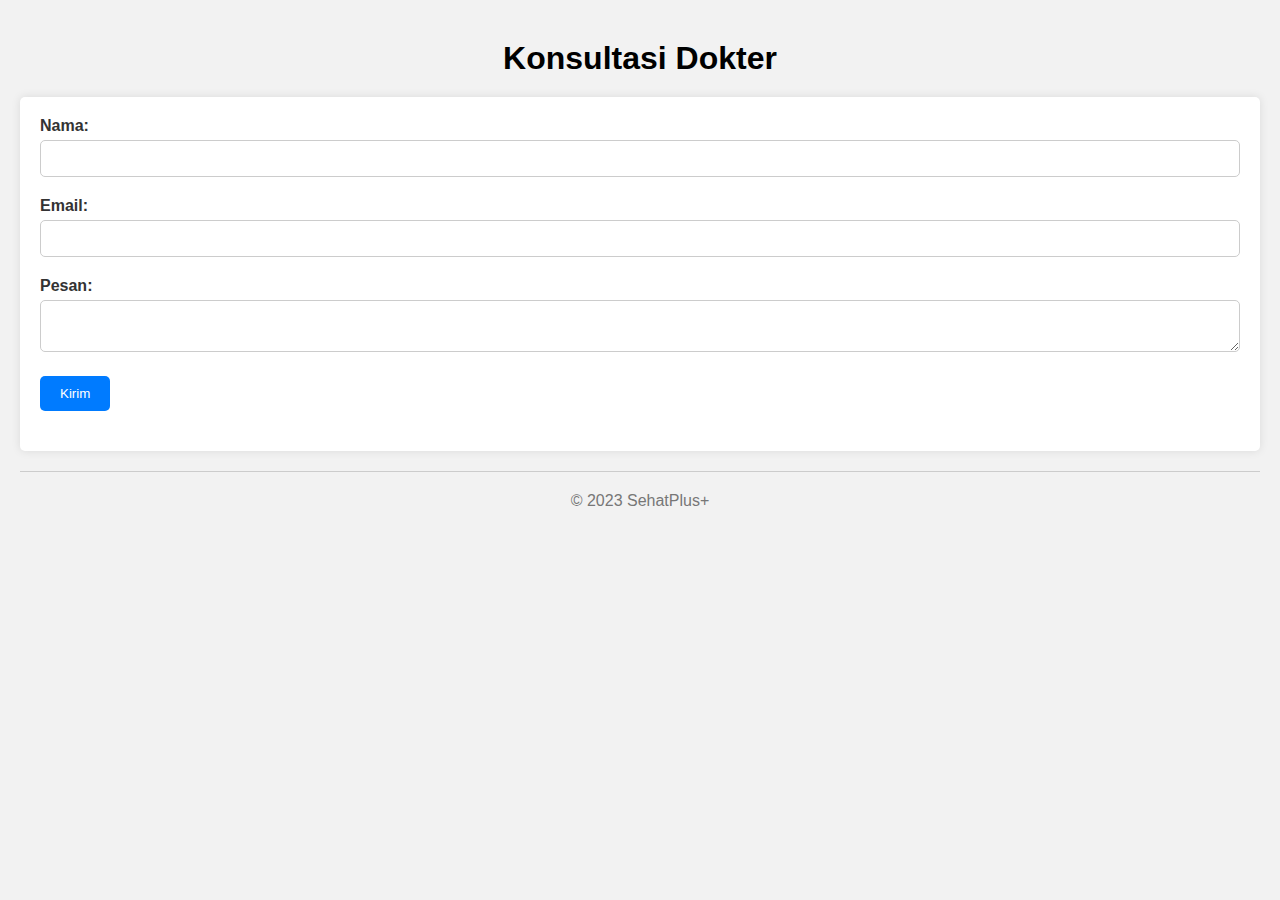
<file: public/html/komsul.html>
<!DOCTYPE html>
<html>
<head>
  <title>Konsultasi Dokter - Rumah Sakit</title>
  <link rel="stylesheet" type="text/css" href="../css/konsul.css">
</head>
<body>
  <header>
    <h1>Konsultasi Dokter</h1>
  </header>

  <main>
    <form action="terimakasih.html" method="kirim">
      <div class="form-group">
        <label for="name">Nama:</label>
        <input type="text" id="name" name="name" required>
      </div>
      
      <div class="form-group">
        <label for="email">Email:</label>
        <input type="email" id="email" name="email" required>
      </div>
      
      <div class="form-group">
        <label for="message">Pesan:</label>
        <textarea id="message" name="message" required></textarea>
      </div>
      
      <div class="form-group">
        <input type="submit" value="Kirim">
      </div>
    </form>
  </main>

  <footer>
    <p>&copy; 2023 SehatPlus+</p>
  </footer>
</body>
</html>
</file>
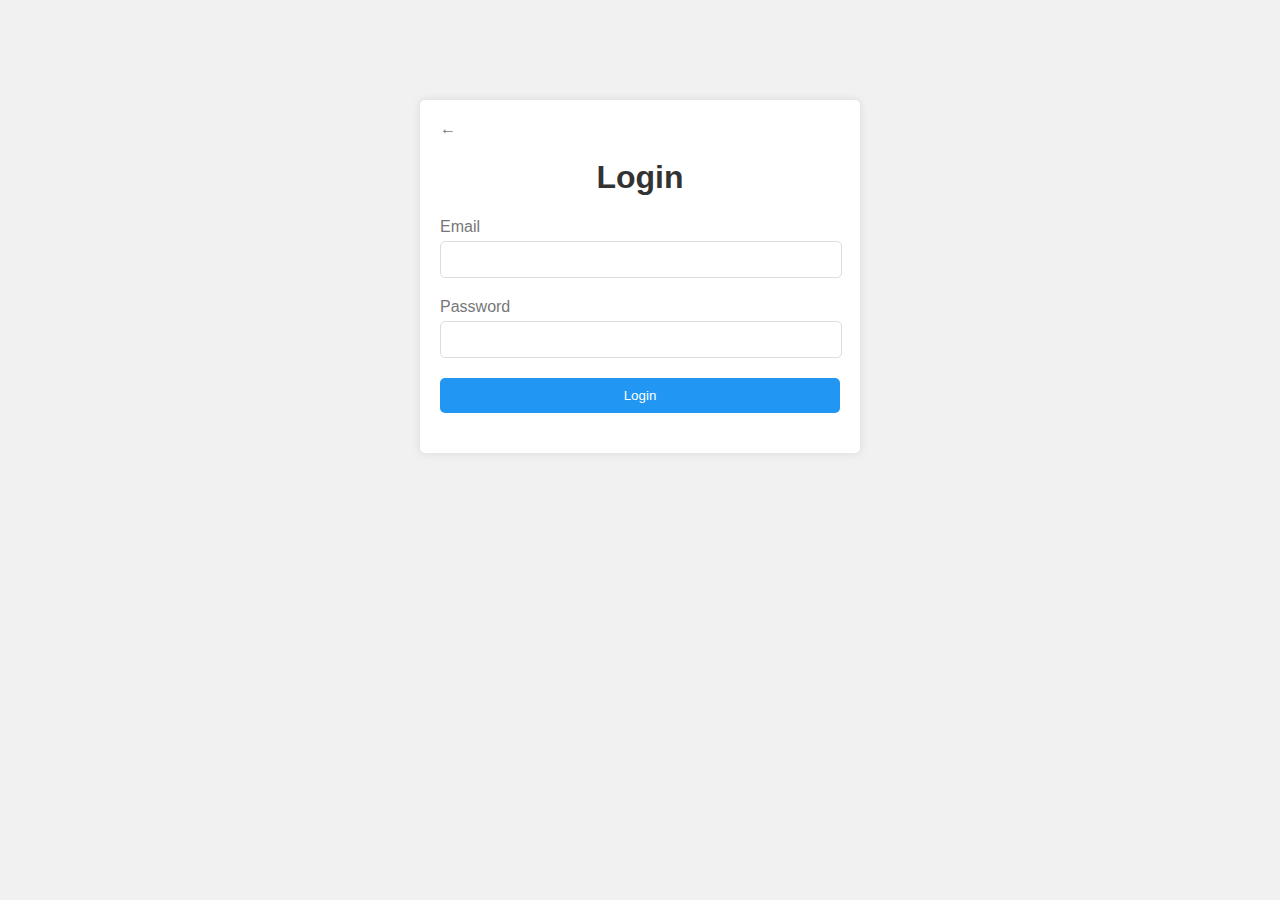
<file: public/html/login.html>
<!DOCTYPE html>
<html lang="en">
<head>
  <meta charset="UTF-8">
  <meta name="viewport" content="width=device-width, initial-scale=1.0">
  <title>Login</title>
  <link rel="stylesheet" href="../css/login.css">
</head>
<body>
  <div class="container">
    <div class="header">
      <a href="#" onclick="history.back()">&#x2190;</a>
    </div>
    <h1>Login</h1>
    <form>
      <div class="form-group">
        <label for="username">Email</label>
        <input type="text" id="Email" name="Email" required>
      </div>
      <div class="form-group">
        <label for="password">Password</label>
        <input type="password" id="password" name="password" required>
      </div>
      <div class="form-group">
        <button type="submit">Login</button>
      </div>
    </form>
  </div>
</body>
</html>
</file>
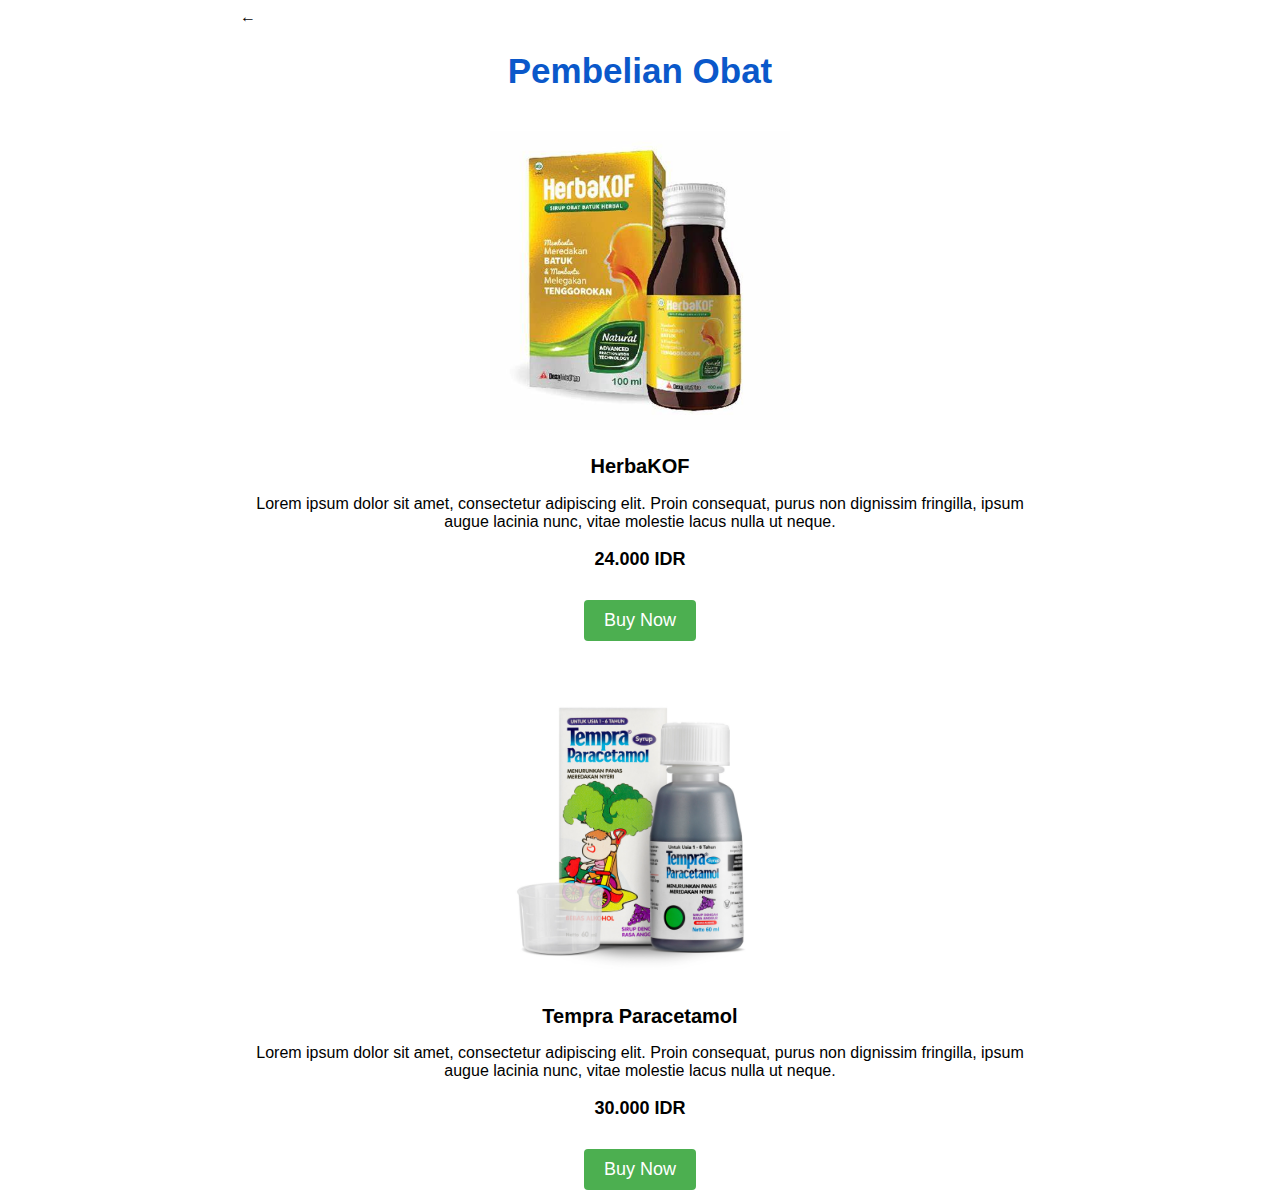
<file: public/html/obat.html>
<!DOCTYPE html>
<html>
<head>
  <link rel="stylesheet" type="text/css" href="../css/obat.css">
</head>
<body>
  <div class="container">
    <div class="header">
        <a href="#" onclick="history.back()">&#x2190;</a>
      </div>
    <h1>Pembelian Obat</h1>
    <div class="product">
      <img src="../img/obatbatuk.jpg" alt="Product Image">
      <h2>HerbaKOF</h2>
      <p>Lorem ipsum dolor sit amet, consectetur adipiscing elit. Proin consequat, purus non dignissim fringilla, ipsum augue lacinia nunc, vitae molestie lacus nulla ut neque.</p>
      <p class="price">24.000 IDR</p>
      <button class="buy-button">Buy Now</button>
    </div>

    <div class="product">
        <img src="../img/obatPanas.jpg" alt="Product Image">
        <h2>Tempra Paracetamol</h2>
        <p>Lorem ipsum dolor sit amet, consectetur adipiscing elit. Proin consequat, purus non dignissim fringilla, ipsum augue lacinia nunc, vitae molestie lacus nulla ut neque.</p>
        <p class="price">30.000 IDR</p>
        <button class="buy-button">Buy Now</button>
      </div>
  </div>
</body>
</html>
</file>
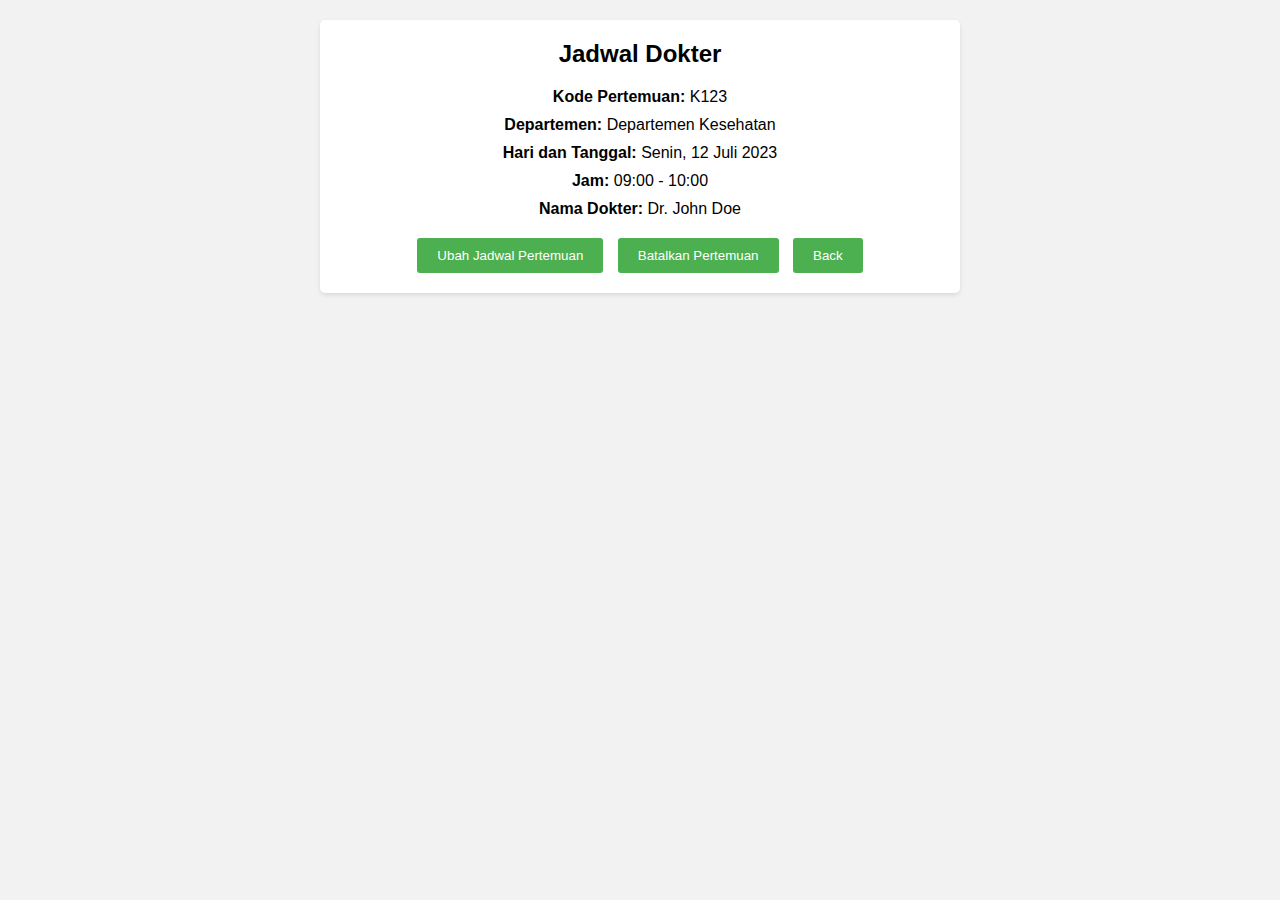
<file: public/html/prevjadwal.html>
<!DOCTYPE html>
<html>
<head>
  <title>Preview Jadwal Dokter</title>
  <link rel="stylesheet" type="text/css" href="../css/prevjadwal.css">
</head>
<body>
  <div class="schedule-preview">
    <h2>Jadwal Dokter</h2>
    <div class="schedule-details">
      <div class="schedule-item">
        <label>Kode Pertemuan:</label>
        <span id="kodePertemuan"></span>
      </div>
      <div class="schedule-item">
        <label>Departemen:</label>
        <span id="departemen"></span>
      </div>
      <div class="schedule-item">
        <label>Hari dan Tanggal:</label>
        <span id="hariTanggal"></span>
      </div>
      <div class="schedule-item">
        <label>Jam:</label>
        <span id="jam"></span>
      </div>
      <div class="schedule-item">
        <label>Nama Dokter:</label>
        <span id="namaDokter"></span>
      </div>
    </div>
    <div class="buttons">
      <button id="ubahJadwalBtn">Ubah Jadwal Pertemuan</button>
      <button id="batalkanJadwalBtn">Batalkan Pertemuan</button>
      <button onclick="goBack()">Back</button> <!-- Tombol "Back" -->
    </div>
  </div>

  <script src="../js/prevjadwal.js"></script>
  <script>
    function goBack() {
      window.history.back(); // Fungsi untuk kembali ke halaman sebelumnya
    }
  </script>
</body>
</html>
</file>
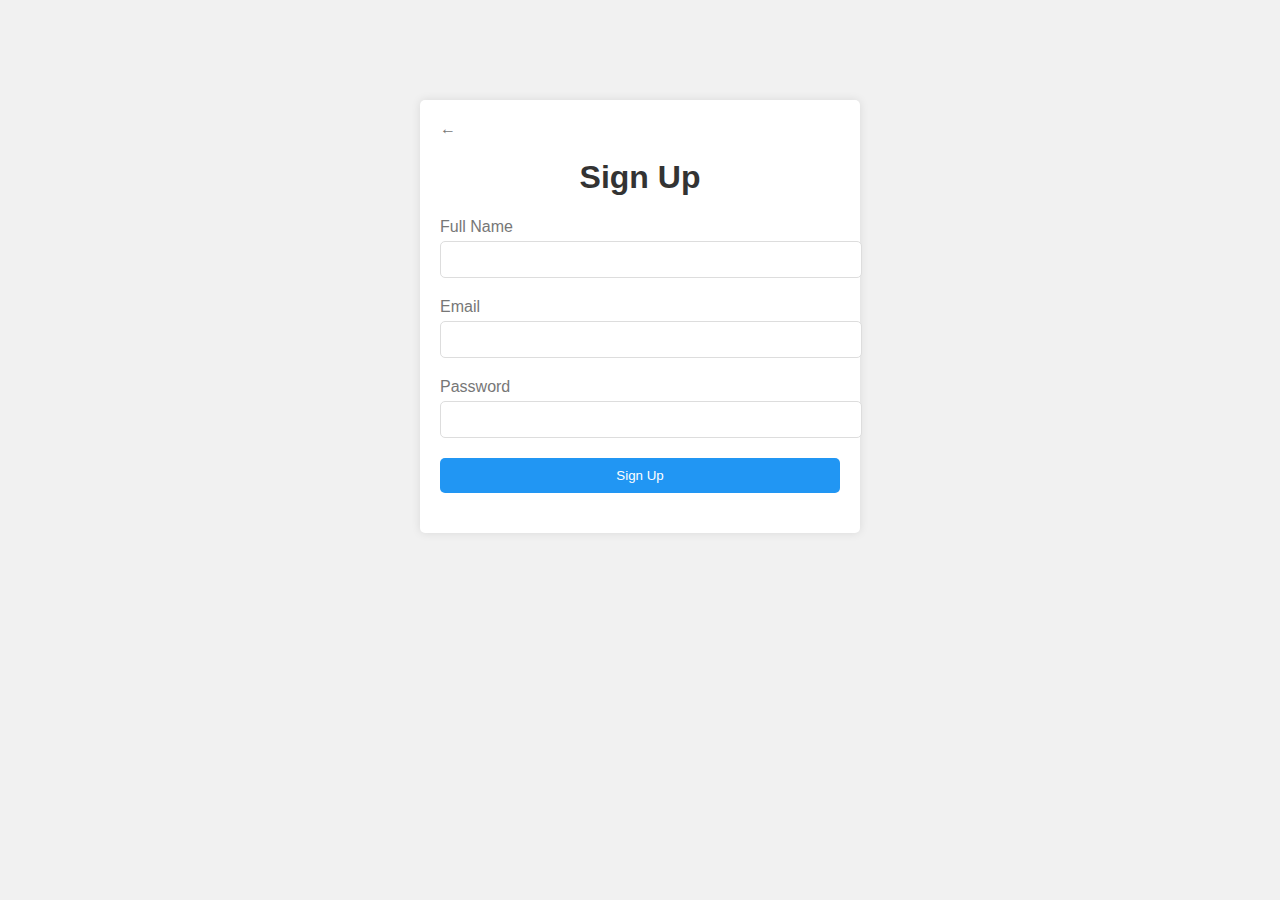
<file: public/html/SIgnUp.html>
<!DOCTYPE html>
<html lang="en">
<head>
  <meta charset="UTF-8">
  <meta name="viewport" content="width=device-width, initial-scale=1.0">
  <title>Sign Up</title>
  <link rel="stylesheet" href="../css/signup.css">
</head>
<body>
  <div class="container">
    <div class="header">
      <a href="#" onclick="history.back()">&#x2190;</a>
    </div>
    <h1>Sign Up</h1>
    <form>
      <div class="form-group">
        <label for="fullname">Full Name</label>
        <input type="text" id="fullname" name="fullname" required>
      </div>
      <div class="form-group">
        <label for="email">Email</label>
        <input type="email" id="email" name="email" required>
      </div>
      <div class="form-group">
        <label for="password">Password</label>
        <input type="password" id="password" name="password" required>
      </div>
      <div class="form-group">
        <button type="submit">Sign Up</button>
      </div>
    </form>
  </div>
</body>
</html>
</file>
<file: public/css/gantiJadwal.css>
body {
    font-family: Arial, sans-serif;
    background-color: #f2f2f2;
  }
  
  h1 {
    color: #333;
    text-align: center;
    margin-top: 30px;
  }

  .table-container {
    max-height: 400px; /* Atur ukuran tinggi maksimum container sesuai kebutuhan Anda */
    overflow-y: auto;
  }
  
  .header {  /* Tombol Back */ 
    display: flex;
    align-items: center;
    margin-bottom: 20px;
  }


  table {
    width: 100%;
    border-collapse: collapse;
    margin-top: 20px;
    border-radius: 10px;
    overflow: hidden;
    box-shadow: 0px 3px 10px rgba(0, 0, 0, 0.1);
  }

  #jadwalTable tbody tr:nth-child(odd) {
    background-color: white;
  }

  #jadwalTable tbody tr:nth-child(even) {
    background-color: lightgray;
  }
  
  /*atur button home */
  .btn-home {
    display: inline-block;
    padding: 8px 20px;
    background-color: #2980b9;
    color: #fff;
    text-decoration: none;
    border-radius: 5px;
  }
  
  .btn-home i {
    margin-right: 5px;
  }
  
  .btn-home:hover {
    background-color: #0056b3;
  }

  /*   */
  
  th, td {
    padding: 10px;
    text-align: left;
  }
  
  th {
    background-color: #2980b9;
    color: white;
  }
  
  tr:nth-child(even) {
    background-color: #ecf0f1;
  }
  
  tr:last-child td {
    border-bottom: none;
  }
  
  input[type="date"],
  input[type="time"],
  select {
    width: 100%;
    padding: 5px;
    border: 1px solid #ccc;
    border-radius: 3px;
    transition: border-color 0.3s ease;
  }
  
  input[type="date"]:focus,
  input[type="time"]:focus,
  select:focus {
    border-color: #3498db;
  }
  
  button {
    background-color: #2980b9;
    color: white;
    padding: 8px 16px;
    border: none;
    border-radius: 3px;
    cursor: pointer;
    transition: background-color 0.3s ease;
  }
  
  button:hover {
    background-color: #2473a6;
  }
  
  button:active {
    background-color: #1f618d;
  }
  
  .container {
    display: flex;
    flex-wrap: wrap;
    justify-content: center;
  }

  .button-container {
    display: flex;
    justify-content: center;
    align-items: flex-end;
    height: 10vh; /* Mengatur tinggi container agar tombol berada di tengah bawah layar */
  }
  
  .box {
    width: 300px;
    padding: 20px;
    margin: 20px;
    background-color: #fff;
    border-radius: 10px;
    box-shadow: 0px 3px 10px rgba(0, 0, 0, 0.1);
    transition: transform 0.3s ease;
  }
  
  .box:hover {
    transform: translateY(-5px);
  }
  
  @keyframes fadeIn {
    from { opacity: 0; }
    to { opacity: 1; }
  }
  
  .fade-in {
    animation: fadeIn 0.5s ease;
  }

  .table-container {
    transition: opacity 0.5s ease;
  }
  
  .fade-out {
    opacity: 0;
  }
  
  .fade-in {
    opacity: 1;
  }
</file>
<file: public/css/jadwaldokter.css>
body {
  font-family: Arial, sans-serif;
  background-color: #f2f2f2;
}

h1 {
  color: #333;
  text-align: center;
  margin-top: 30px;
}

table {
  width: 100%;
  border-collapse: collapse;
  margin-top: 20px;
  border-radius: 10px;
  overflow: hidden;
  box-shadow: 0px 3px 10px rgba(0, 0, 0, 0.1);
}

th, td {
  padding: 10px;
  text-align: left;
}

th {
  background-color: #2980b9;
  color: white;
}

tr:nth-child(even) {
  background-color: #ecf0f1;
}

tr:last-child td {
  border-bottom: none;
}

input[type="date"],
input[type="time"],
select {
  width: 100%;
  padding: 5px;
  border: 1px solid #ccc;
  border-radius: 3px;
  transition: border-color 0.3s ease;
}

input[type="date"]:focus,
input[type="time"]:focus,
select:focus {
  border-color: #3498db;
}

button {
  background-color: #2980b9;
  color: white;
  padding: 8px 16px;
  border: none;
  border-radius: 3px;
  cursor: pointer;
  transition: background-color 0.3s ease;
}

button:hover {
  background-color: #2473a6;
}

button:active {
  background-color: #1f618d;
}

.container {
  display: flex;
  flex-wrap: wrap;
  justify-content: center;
}

.box {
  width: 300px;
  padding: 20px;
  margin: 20px;
  background-color: #fff;
  border-radius: 10px;
  box-shadow: 0px 3px 10px rgba(0, 0, 0, 0.1);
  transition: transform 0.3s ease;
}

.box:hover {
  transform: translateY(-5px);
}

@keyframes fadeIn {
  from { opacity: 0; }
  to { opacity: 1; }
}

.fade-in {
  animation: fadeIn 0.5s ease;
}
</file>
<file: public/css/jadwalPertemuan.css>
body {
    font-family: Arial, sans-serif;
    background-color: #f2f2f2;
  }
  
  h1 {
    color: #333;
    text-align: center;
    margin-top: 30px;
  }

  .table-container {
    max-height: 400px; /* Atur ukuran tinggi maksimum container sesuai kebutuhan Anda */
    overflow-y: auto;
  }
  
  table {
    width: 100%;
    border-collapse: collapse;
    margin-top: 20px;
    border-radius: 10px;
    overflow: hidden;
    box-shadow: 0px 3px 10px rgba(0, 0, 0, 0.1);
  }

  #jadwalTable tbody tr:nth-child(odd) {
    background-color: white;
  }

  #jadwalTable tbody tr:nth-child(even) {
    background-color: lightgray;
  }

 

  
  
  th, td {
    padding: 10px;
    text-align: left;
  }
  
  th {
    background-color: #2980b9;
    color: white;
  }
  
  tr:nth-child(even) {
    background-color: #ecf0f1;
  }
  
  tr:last-child td {
    border-bottom: none;
  }
  
  input[type="date"],
  input[type="time"],
  select {
    width: 100%;
    padding: 5px;
    border: 1px solid #ccc;
    border-radius: 3px;
    transition: border-color 0.3s ease;
  }
  
  input[type="date"]:focus,
  input[type="time"]:focus,
  select:focus {
    border-color: #3498db;
  }
  
  button {
    background-color: #2980b9;
    color: white;
    padding: 8px 16px;
    border: none;
    border-radius: 3px;
    cursor: pointer;
    transition: background-color 0.3s ease;
  }
  
  button:hover {
    background-color: #2473a6;
  }
  
  button:active {
    background-color: #1f618d;
  }
  
  .container {
    display: flex;
    flex-wrap: wrap;
    justify-content: center;
  }

  .button-container {
    display: flex;
    justify-content: center;
    align-items: flex-end;
    height: 10vh; /* Mengatur tinggi container agar tombol berada di tengah bawah layar */
  }
  
  .box {
    width: 300px;
    padding: 20px;
    margin: 20px;
    background-color: #fff;
    border-radius: 10px;
    box-shadow: 0px 3px 10px rgba(0, 0, 0, 0.1);
    transition: transform 0.3s ease;
  }
  
  .box:hover {
    transform: translateY(-5px);
  }
  
  @keyframes fadeIn {
    from { opacity: 0; }
    to { opacity: 1; }
  }
  
  .fade-in {
    animation: fadeIn 0.5s ease;
  }

  .table-container {
    transition: opacity 0.5s ease;
  }
  
  .fade-out {
    opacity: 0;
  }
  
  .fade-in {
    opacity: 1;
  }
</file>
<file: public/css/login.css>
body {
    font-family: 'Montserrat', sans-serif;
    margin: 0;
    padding: 0;
    background-color: #f1f1f1;
  }
  
  .container {
    max-width: 400px;
    margin: 0 auto;
    padding: 20px;
    background-color: #fff;
    box-shadow: 0 0 10px rgba(0, 0, 0, 0.1);
    border-radius: 5px;
    margin-top: 100px;
  }
  
  h1 {
    text-align: center;
    color: #333;
  }
  
  .form-group {
    margin-bottom: 20px;
  }
  
  .form-group label {
    display: block;
    margin-bottom: 5px;
    color: #777;
  }
  
  .form-group input[type="text"],
  .form-group input[type="password"] {
    width: 95%;
    padding: 10px;
    border: 1px solid #ddd;
    border-radius: 5px;
  }
  
  .form-group button {
    width: 100%;
    padding: 10px;
    border: none;
    background-color: #2196f3;
    color: #fff;
    border-radius: 5px;
    cursor: pointer;
  }
  
  .header {
    display: flex;
    align-items: center;
    margin-bottom: 20px;
  }
  
  .header a {
    display: inline-block;
    color: #777;
    text-decoration: none;
  }
  
  .header a:hover {
    text-decoration: underline;
  }
</file>
<file: public/css/obat.css>
body{
    font-family: sans-serif;
}



.container {
    max-width: 800px;
    margin: 0 auto;
    padding: px;
    text-align: center;
  }
  
  .product {
    margin-top: 40px;
  }
  
  img {
    max-width: 300px;
  }
  
  h1 {
    font-size: 35px;
    margin-bottom: 20px;
    color: #0a58ca;
  }
  
  h2 {
    font-size: 20px;
    margin-top: 20px;
  }
  
  p {
    font-size: 16px;
    margin-bottom: 10px;
  }
  
  .price {
    font-size: 18px;
    font-weight: bold;
  }
  
  .buy-button {
    font-size: 18px;
    padding: 10px 20px;
    margin-top: 20px;
    background-color: #4CAF50;
    color: white;
    border: none;
    border-radius: 4px;
    cursor: pointer;
  }
  
  .header a {
    display: inline-block;
    color: #0a0707;
    text-decoration:dashed;
  }
  
  .header a:hover {
    text-decoration: underline;
  }

  .header {
    display: flex;
    align-items:normal;
    margin-bottom: 25px;
  }
</file>
<file: public/css/prevjadwal.css>
/* CSS untuk prevjadwal.css */

body {
  font-family: Arial, sans-serif;
  background-color: #f2f2f2;
}

.schedule-preview {
  max-width: 600px;
  margin: 20px auto;
  background-color: #fff;
  padding: 20px;
  border-radius: 5px;
  box-shadow: 0 2px 4px rgba(0, 0, 0, 0.1);
  text-align: center; /* Mengatur konten menjadi rata tengah */
}

h2 {
  margin-top: 0;
}

.schedule-item {
  margin-bottom: 10px;
}

label {
  font-weight: bold;
}

.buttons {
  margin-top: 20px;
  text-align: center; /* Mengatur tombol menjadi rata tengah */
}

button {
  padding: 10px 20px;
  background-color: #4caf50;
  color: #fff;
  border: none;
  border-radius: 3px;
  cursor: pointer;
}

button:hover {
  background-color: #45a049;
}

button:active {
  background-color: #3e8e41;
}

button:focus {
  outline: none;
}

button + button {
  margin-left: 10px;
}

/* CSS tambahan untuk tombol "Back" */

button.back-btn {
  background-color: #ccc;
  color: #000;
}

button.back-btn:hover {
  background-color: #bbb;
}

button.back-btn:active {
  background-color: #999;
}
</file>
<file: public/css/signup.css>
body {
    font-family: 'Montserrat', sans-serif;
    margin: 0;
    padding: 0;
    background-color: #f1f1f1;
  }
  
  .container {
    max-width: 400px;
    margin: 0 auto;
    padding: 20px;
    background-color: #fff;
    box-shadow: 0 0 10px rgba(0, 0, 0, 0.1);
    border-radius: 5px;
    margin-top: 100px;
  }
  
  h1 {
    text-align: center;
    color: #333;
  }
  
  .form-group {
    margin-bottom: 20px;
  }
  
  .form-group label {
    display: block;
    margin-bottom: 5px;
    color: #777;
  }
  
  .form-group input[type="text"],
  .form-group input[type="email"],
  .form-group input[type="password"] {
    width: 100%;
    padding: 10px;
    border: 1px solid #ddd;
    border-radius: 5px;
  }
  
  .form-group button {
    width: 100%;
    padding: 10px;
    border: none;
    background-color: #2196f3;
    color: #fff;
    border-radius: 5px;
    cursor: pointer;
  }
  
  .header {
    display: flex;
    align-items: center;
    margin-bottom: 20px;
  }
  
  .header a {
    display: inline-block;
    color: #777;
    text-decoration: none;
  }
  
  .header a:hover {
    text-decoration: underline;
  }
</file>
<file: public/css/main.css>
/*maps*/
/*!
 * Bootstrap v5.0.0-beta1 (https://getbootstrap.com/)
 * Copyright 2011-2020 The Bootstrap Authors
 * Copyright 2011-2020 Twitter, Inc.
 * Licensed under MIT (https://github.com/twbs/bootstrap/blob/main/LICENSE)
 */
@import url("https://fonts.googleapis.com/css2?family=Montserrat:wght@300;400;500;700;800;900&display=swap");
:root {
  --bs-blue: #0d6efd;
  --bs-indigo: #6610f2;
  --bs-purple: #6f42c1;
  --bs-pink: #d63384;
  --bs-red: #dc3545;
  --bs-orange: #fd7e14;
  --bs-yellow: #ffc107;
  --bs-green: #198754;
  --bs-teal: #20c997;
  --bs-cyan: #0dcaf0;
  --bs-white: #fff;
  --bs-gray: #6c757d;
  --bs-gray-dark: #343a40;
  --bs-primary: #0d6efd;
  --bs-secondary: #6c757d;
  --bs-success: #198754;
  --bs-info: #0dcaf0;
  --bs-warning: #ffc107;
  --bs-danger: #dc3545;
  --bs-light: #f8f9fa;
  --bs-dark: #212529;
  --bs-font-sans-serif: system-ui, -apple-system, "Segoe UI", Roboto, "Helvetica Neue", Arial, "Noto Sans", "Liberation Sans", sans-serif, "Apple Color Emoji", "Segoe UI Emoji", "Segoe UI Symbol", "Noto Color Emoji";
  --bs-font-monospace: SFMono-Regular, Menlo, Monaco, Consolas, "Liberation Mono", "Courier New", monospace;
  --bs-gradient: linear-gradient(180deg, rgba(255, 255, 255, 0.15), rgba(255, 255, 255, 0)); }

*,
*::before,
*::after {
  box-sizing: border-box; }

@media (prefers-reduced-motion: no-preference) {
  :root {
    scroll-behavior: smooth; } }

body {
  margin: 0;
  font-family: var(--bs-font-sans-serif);
  font-size: 1rem;
  font-weight: 400;
  line-height: 1.5;
  color: #212529;
  background-color: #fff;
  -webkit-text-size-adjust: 100%;
  -webkit-tap-highlight-color: rgba(0, 0, 0, 0); }

[tabindex="-1"]:focus:not(:focus-visible) {
  outline: 0 !important; }

hr {
  margin: 1rem 0;
  color: inherit;
  background-color: currentColor;
  border: 0;
  opacity: 0.25; }

hr:not([size]) {
  height: 1px; }

h1, .h1, h2, .h2, h3, .h3, h4, .h4, h5, .h5, h6, .h6 {
  margin-top: 0;
  margin-bottom: 0.5rem;
  font-weight: 500;
  line-height: 1.2; }

h1, .h1 {
  font-size: calc(1.375rem + 1.5vw); }
  @media (min-width: 1200px) {
    h1, .h1 {
      font-size: 2.5rem; } }

h2, .h2 {
  font-size: calc(1.325rem + 0.9vw); }
  @media (min-width: 1200px) {
    h2, .h2 {
      font-size: 2rem; } }

h3, .h3 {
  font-size: calc(1.3rem + 0.6vw); }
  @media (min-width: 1200px) {
    h3, .h3 {
      font-size: 1.75rem; } }

h4, .h4 {
  font-size: calc(1.275rem + 0.3vw); }
  @media (min-width: 1200px) {
    h4, .h4 {
      font-size: 1.5rem; } }

h5, .h5 {
  font-size: 1.25rem; }

h6, .h6 {
  font-size: 1rem; }

p {
  margin-top: 0;
  margin-bottom: 1rem; }

abbr[title],
abbr[data-bs-original-title] {
  text-decoration: underline;
  text-decoration: underline dotted;
  cursor: help;
  text-decoration-skip-ink: none; }

address {
  margin-bottom: 1rem;
  font-style: normal;
  line-height: inherit; }

ol,
ul {
  padding-left: 2rem; }

ol,
ul,
dl {
  margin-top: 0;
  margin-bottom: 1rem; }

ol ol,
ul ul,
ol ul,
ul ol {
  margin-bottom: 0; }

dt {
  font-weight: 700; }

dd {
  margin-bottom: .5rem;
  margin-left: 0; }

blockquote {
  margin: 0 0 1rem; }

b,
strong {
  font-weight: bolder; }

small, .small {
  font-size: 0.875em; }

mark, .mark {
  padding: 0.2em;
  background-color: #fcf8e3; }

sub,
sup {
  position: relative;
  font-size: 0.75em;
  line-height: 0;
  vertical-align: baseline; }

sub {
  bottom: -.25em; }

sup {
  top: -.5em; }

a {
  color: #0d6efd;
  text-decoration: underline; }
  a:hover {
    color: #0a58ca; }

a:not([href]):not([class]), a:not([href]):not([class]):hover {
  color: inherit;
  text-decoration: none; }

pre,
code,
kbd,
samp {
  font-family: var(--bs-font-monospace);
  font-size: 1em;
  direction: ltr /* rtl:ignore */;
  unicode-bidi: bidi-override; }

pre {
  display: block;
  margin-top: 0;
  margin-bottom: 1rem;
  overflow: auto;
  font-size: 0.875em; }
  pre code {
    font-size: inherit;
    color: inherit;
    word-break: normal; }

code {
  font-size: 0.875em;
  color: #d63384;
  word-wrap: break-word; }
  a > code {
    color: inherit; }

kbd {
  padding: 0.2rem 0.4rem;
  font-size: 0.875em;
  color: #fff;
  background-color: #212529;
  border-radius: 0.2rem; }
  kbd kbd {
    padding: 0;
    font-size: 1em;
    font-weight: 700; }

figure {
  margin: 0 0 1rem; }

img,
svg {
  vertical-align: middle; }

table {
  caption-side: bottom;
  border-collapse: collapse; }

caption {
  padding-top: 0.5rem;
  padding-bottom: 0.5rem;
  color: #6c757d;
  text-align: left; }

th {
  text-align: inherit;
  text-align: -webkit-match-parent; }

thead,
tbody,
tfoot,
tr,
td,
th {
  border-color: inherit;
  border-style: solid;
  border-width: 0; }

label {
  display: inline-block; }

button {
  border-radius: 0; }

button:focus {
  outline: dotted 1px;
  outline: -webkit-focus-ring-color auto 5px; }

input,
button,
select,
optgroup,
textarea {
  margin: 0;
  font-family: inherit;
  font-size: inherit;
  line-height: inherit; }

button,
select {
  text-transform: none; }

[role="button"] {
  cursor: pointer; }

select {
  word-wrap: normal; }

[list]::-webkit-calendar-picker-indicator {
  display: none; }

button,
[type="button"],
[type="reset"],
[type="submit"] {
  -webkit-appearance: button; }
  button:not(:disabled),
  [type="button"]:not(:disabled),
  [type="reset"]:not(:disabled),
  [type="submit"]:not(:disabled) {
    cursor: pointer; }

::-moz-focus-inner {
  padding: 0;
  border-style: none; }

textarea {
  resize: vertical; }

fieldset {
  min-width: 0;
  padding: 0;
  margin: 0;
  border: 0; }

legend {
  float: left;
  width: 100%;
  padding: 0;
  margin-bottom: 0.5rem;
  font-size: calc(1.275rem + 0.3vw);
  line-height: inherit; }
  @media (min-width: 1200px) {
    legend {
      font-size: 1.5rem; } }
  legend + * {
    clear: left; }

::-webkit-datetime-edit-fields-wrapper,
::-webkit-datetime-edit-text,
::-webkit-datetime-edit-minute,
::-webkit-datetime-edit-hour-field,
::-webkit-datetime-edit-day-field,
::-webkit-datetime-edit-month-field,
::-webkit-datetime-edit-year-field {
  padding: 0; }

::-webkit-inner-spin-button {
  height: auto; }

[type="search"] {
  outline-offset: -2px;
  -webkit-appearance: textfield; }

/* rtl:raw:
[type="tel"],
[type="url"],
[type="email"],
[type="number"] {
  direction: ltr;
}
*/
::-webkit-search-decoration {
  -webkit-appearance: none; }

::-webkit-color-swatch-wrapper {
  padding: 0; }

::file-selector-button {
  font: inherit; }

::-webkit-file-upload-button {
  font: inherit;
  -webkit-appearance: button; }

output {
  display: inline-block; }

iframe {
  border: 0; }

summary {
  display: list-item;
  cursor: pointer; }

progress {
  vertical-align: baseline; }

[hidden] {
  display: none !important; }

.lead {
  font-size: 1.25rem;
  font-weight: 300; }

.display-1 {
  font-size: calc(1.625rem + 4.5vw);
  font-weight: 300;
  line-height: 1.2; }
  @media (min-width: 1200px) {
    .display-1 {
      font-size: 5rem; } }

.display-2 {
  font-size: calc(1.575rem + 3.9vw);
  font-weight: 300;
  line-height: 1.2; }
  @media (min-width: 1200px) {
    .display-2 {
      font-size: 4.5rem; } }

.display-3 {
  font-size: calc(1.525rem + 3.3vw);
  font-weight: 300;
  line-height: 1.2; }
  @media (min-width: 1200px) {
    .display-3 {
      font-size: 4rem; } }

.display-4 {
  font-size: calc(1.475rem + 2.7vw);
  font-weight: 300;
  line-height: 1.2; }
  @media (min-width: 1200px) {
    .display-4 {
      font-size: 3.5rem; } }

.display-5 {
  font-size: calc(1.425rem + 2.1vw);
  font-weight: 300;
  line-height: 1.2; }
  @media (min-width: 1200px) {
    .display-5 {
      font-size: 3rem; } }

.display-6 {
  font-size: calc(1.375rem + 1.5vw);
  font-weight: 300;
  line-height: 1.2; }
  @media (min-width: 1200px) {
    .display-6 {
      font-size: 2.5rem; } }

.list-unstyled {
  padding-left: 0;
  list-style: none; }

.list-inline {
  padding-left: 0;
  list-style: none; }

.list-inline-item {
  display: inline-block; }
  .list-inline-item:not(:last-child) {
    margin-right: 0.5rem; }

.initialism {
  font-size: 0.875em;
  text-transform: uppercase; }

.blockquote {
  margin-bottom: 1rem;
  font-size: 1.25rem; }
  .blockquote > :last-child {
    margin-bottom: 0; }

.blockquote-footer {
  margin-top: -1rem;
  margin-bottom: 1rem;
  font-size: 0.875em;
  color: #6c757d; }
  .blockquote-footer::before {
    content: "\2014\00A0"; }

.img-fluid {
  max-width: 100%;
  height: auto; }

.img-thumbnail {
  padding: 0.25rem;
  background-color: #fff;
  border: 1px solid #dee2e6;
  border-radius: 0.25rem;
  max-width: 100%;
  height: auto; }

.figure {
  display: inline-block; }

.figure-img {
  margin-bottom: 0.5rem;
  line-height: 1; }

.figure-caption {
  font-size: 0.875em;
  color: #6c757d; }

.container,
.container-fluid,
.container-sm,
.container-md,
.container-lg,
.container-xl,
.container-xxl {
  width: 100%;
  padding-right: var(--bs-gutter-x, 0.75rem);
  padding-left: var(--bs-gutter-x, 0.75rem);
  margin-right: auto;
  margin-left: auto; }

@media (min-width: 576px) {
  .container, .container-sm {
    max-width: 540px; } }

@media (min-width: 768px) {
  .container, .container-sm, .container-md {
    max-width: 720px; } }

@media (min-width: 992px) {
  .container, .container-sm, .container-md, .container-lg {
    max-width: 960px; } }

@media (min-width: 1200px) {
  .container, .container-sm, .container-md, .container-lg, .container-xl {
    max-width: 1140px; } }

@media (min-width: 1400px) {
  .container, .container-sm, .container-md, .container-lg, .container-xl, .container-xxl {
    max-width: 1320px; } }

.row {
  --bs-gutter-x: 1.5rem;
  --bs-gutter-y: 0;
  display: flex;
  flex-wrap: wrap;
  margin-top: calc(var(--bs-gutter-y) * -1);
  margin-right: calc(var(--bs-gutter-x) / -2);
  margin-left: calc(var(--bs-gutter-x) / -2); }
  .row > * {
    flex-shrink: 0;
    width: 100%;
    max-width: 100%;
    padding-right: calc(var(--bs-gutter-x) / 2);
    padding-left: calc(var(--bs-gutter-x) / 2);
    margin-top: var(--bs-gutter-y); }

.col {
  flex: 1 0 0%; }

.row-cols-auto > * {
  flex: 0 0 auto;
  width: auto; }

.row-cols-1 > * {
  flex: 0 0 auto;
  width: 100%; }

.row-cols-2 > * {
  flex: 0 0 auto;
  width: 50%; }

.row-cols-3 > * {
  flex: 0 0 auto;
  width: 33.33333%; }

.row-cols-4 > * {
  flex: 0 0 auto;
  width: 25%; }

.row-cols-5 > * {
  flex: 0 0 auto;
  width: 20%; }

.row-cols-6 > * {
  flex: 0 0 auto;
  width: 16.66667%; }

.col-auto {
  flex: 0 0 auto;
  width: auto; }

.col-1 {
  flex: 0 0 auto;
  width: 8.33333%; }

.col-2 {
  flex: 0 0 auto;
  width: 16.66667%; }

.col-3 {
  flex: 0 0 auto;
  width: 25%; }

.col-4 {
  flex: 0 0 auto;
  width: 33.33333%; }

.col-5 {
  flex: 0 0 auto;
  width: 41.66667%; }

.col-6 {
  flex: 0 0 auto;
  width: 50%; }

.col-7 {
  flex: 0 0 auto;
  width: 58.33333%; }

.col-8 {
  flex: 0 0 auto;
  width: 66.66667%; }

.col-9 {
  flex: 0 0 auto;
  width: 75%; }

.col-10 {
  flex: 0 0 auto;
  width: 83.33333%; }

.col-11 {
  flex: 0 0 auto;
  width: 91.66667%; }

.col-12 {
  flex: 0 0 auto;
  width: 100%; }

.offset-1 {
  margin-left: 8.33333%; }

.offset-2 {
  margin-left: 16.66667%; }

.offset-3 {
  margin-left: 25%; }

.offset-4 {
  margin-left: 33.33333%; }

.offset-5 {
  margin-left: 41.66667%; }

.offset-6 {
  margin-left: 50%; }

.offset-7 {
  margin-left: 58.33333%; }

.offset-8 {
  margin-left: 66.66667%; }

.offset-9 {
  margin-left: 75%; }

.offset-10 {
  margin-left: 83.33333%; }

.offset-11 {
  margin-left: 91.66667%; }

.g-0,
.gx-0 {
  --bs-gutter-x: 0; }

.g-0,
.gy-0 {
  --bs-gutter-y: 0; }

.g-1,
.gx-1 {
  --bs-gutter-x: 0.25rem; }

.g-1,
.gy-1 {
  --bs-gutter-y: 0.25rem; }

.g-2,
.gx-2 {
  --bs-gutter-x: 0.5rem; }

.g-2,
.gy-2 {
  --bs-gutter-y: 0.5rem; }

.g-3,
.gx-3 {
  --bs-gutter-x: 1rem; }

.g-3,
.gy-3 {
  --bs-gutter-y: 1rem; }

.g-4,
.gx-4 {
  --bs-gutter-x: 1.5rem; }

.g-4,
.gy-4 {
  --bs-gutter-y: 1.5rem; }

.g-5,
.gx-5 {
  --bs-gutter-x: 3rem; }

.g-5,
.gy-5 {
  --bs-gutter-y: 3rem; }

.g-6,
.gx-6 {
  --bs-gutter-x: 4rem; }

.g-6,
.gy-6 {
  --bs-gutter-y: 4rem; }

.g-7,
.gx-7 {
  --bs-gutter-x: 5rem; }

.g-7,
.gy-7 {
  --bs-gutter-y: 5rem; }

.g-8,
.gx-8 {
  --bs-gutter-x: 6rem; }

.g-8,
.gy-8 {
  --bs-gutter-y: 6rem; }

.g-9,
.gx-9 {
  --bs-gutter-x: 7rem; }

.g-9,
.gy-9 {
  --bs-gutter-y: 7rem; }

.g-10,
.gx-10 {
  --bs-gutter-x: 10rem; }

.g-10,
.gy-10 {
  --bs-gutter-y: 10rem; }

@media (min-width: 576px) {
  .col-sm {
    flex: 1 0 0%; }
  .row-cols-sm-auto > * {
    flex: 0 0 auto;
    width: auto; }
  .row-cols-sm-1 > * {
    flex: 0 0 auto;
    width: 100%; }
  .row-cols-sm-2 > * {
    flex: 0 0 auto;
    width: 50%; }
  .row-cols-sm-3 > * {
    flex: 0 0 auto;
    width: 33.33333%; }
  .row-cols-sm-4 > * {
    flex: 0 0 auto;
    width: 25%; }
  .row-cols-sm-5 > * {
    flex: 0 0 auto;
    width: 20%; }
  .row-cols-sm-6 > * {
    flex: 0 0 auto;
    width: 16.66667%; }
  .col-sm-auto {
    flex: 0 0 auto;
    width: auto; }
  .col-sm-1 {
    flex: 0 0 auto;
    width: 8.33333%; }
  .col-sm-2 {
    flex: 0 0 auto;
    width: 16.66667%; }
  .col-sm-3 {
    flex: 0 0 auto;
    width: 25%; }
  .col-sm-4 {
    flex: 0 0 auto;
    width: 33.33333%; }
  .col-sm-5 {
    flex: 0 0 auto;
    width: 41.66667%; }
  .col-sm-6 {
    flex: 0 0 auto;
    width: 50%; }
  .col-sm-7 {
    flex: 0 0 auto;
    width: 58.33333%; }
  .col-sm-8 {
    flex: 0 0 auto;
    width: 66.66667%; }
  .col-sm-9 {
    flex: 0 0 auto;
    width: 75%; }
  .col-sm-10 {
    flex: 0 0 auto;
    width: 83.33333%; }
  .col-sm-11 {
    flex: 0 0 auto;
    width: 91.66667%; }
  .col-sm-12 {
    flex: 0 0 auto;
    width: 100%; }
  .offset-sm-0 {
    margin-left: 0; }
  .offset-sm-1 {
    margin-left: 8.33333%; }
  .offset-sm-2 {
    margin-left: 16.66667%; }
  .offset-sm-3 {
    margin-left: 25%; }
  .offset-sm-4 {
    margin-left: 33.33333%; }
  .offset-sm-5 {
    margin-left: 41.66667%; }
  .offset-sm-6 {
    margin-left: 50%; }
  .offset-sm-7 {
    margin-left: 58.33333%; }
  .offset-sm-8 {
    margin-left: 66.66667%; }
  .offset-sm-9 {
    margin-left: 75%; }
  .offset-sm-10 {
    margin-left: 83.33333%; }
  .offset-sm-11 {
    margin-left: 91.66667%; }
  .g-sm-0,
  .gx-sm-0 {
    --bs-gutter-x: 0; }
  .g-sm-0,
  .gy-sm-0 {
    --bs-gutter-y: 0; }
  .g-sm-1,
  .gx-sm-1 {
    --bs-gutter-x: 0.25rem; }
  .g-sm-1,
  .gy-sm-1 {
    --bs-gutter-y: 0.25rem; }
  .g-sm-2,
  .gx-sm-2 {
    --bs-gutter-x: 0.5rem; }
  .g-sm-2,
  .gy-sm-2 {
    --bs-gutter-y: 0.5rem; }
  .g-sm-3,
  .gx-sm-3 {
    --bs-gutter-x: 1rem; }
  .g-sm-3,
  .gy-sm-3 {
    --bs-gutter-y: 1rem; }
  .g-sm-4,
  .gx-sm-4 {
    --bs-gutter-x: 1.5rem; }
  .g-sm-4,
  .gy-sm-4 {
    --bs-gutter-y: 1.5rem; }
  .g-sm-5,
  .gx-sm-5 {
    --bs-gutter-x: 3rem; }
  .g-sm-5,
  .gy-sm-5 {
    --bs-gutter-y: 3rem; }
  .g-sm-6,
  .gx-sm-6 {
    --bs-gutter-x: 4rem; }
  .g-sm-6,
  .gy-sm-6 {
    --bs-gutter-y: 4rem; }
  .g-sm-7,
  .gx-sm-7 {
    --bs-gutter-x: 5rem; }
  .g-sm-7,
  .gy-sm-7 {
    --bs-gutter-y: 5rem; }
  .g-sm-8,
  .gx-sm-8 {
    --bs-gutter-x: 6rem; }
  .g-sm-8,
  .gy-sm-8 {
    --bs-gutter-y: 6rem; }
  .g-sm-9,
  .gx-sm-9 {
    --bs-gutter-x: 7rem; }
  .g-sm-9,
  .gy-sm-9 {
    --bs-gutter-y: 7rem; }
  .g-sm-10,
  .gx-sm-10 {
    --bs-gutter-x: 10rem; }
  .g-sm-10,
  .gy-sm-10 {
    --bs-gutter-y: 10rem; } }

@media (min-width: 768px) {
  .col-md {
    flex: 1 0 0%; }
  .row-cols-md-auto > * {
    flex: 0 0 auto;
    width: auto; }
  .row-cols-md-1 > * {
    flex: 0 0 auto;
    width: 100%; }
  .row-cols-md-2 > * {
    flex: 0 0 auto;
    width: 50%; }
  .row-cols-md-3 > * {
    flex: 0 0 auto;
    width: 33.33333%; }
  .row-cols-md-4 > * {
    flex: 0 0 auto;
    width: 25%; }
  .row-cols-md-5 > * {
    flex: 0 0 auto;
    width: 20%; }
  .row-cols-md-6 > * {
    flex: 0 0 auto;
    width: 16.66667%; }
  .col-md-auto {
    flex: 0 0 auto;
    width: auto; }
  .col-md-1 {
    flex: 0 0 auto;
    width: 8.33333%; }
  .col-md-2 {
    flex: 0 0 auto;
    width: 16.66667%; }
  .col-md-3 {
    flex: 0 0 auto;
    width: 25%; }
  .col-md-4 {
    flex: 0 0 auto;
    width: 33.33333%; }
  .col-md-5 {
    flex: 0 0 auto;
    width: 41.66667%; }
  .col-md-6 {
    flex: 0 0 auto;
    width: 50%; }
  .col-md-7 {
    flex: 0 0 auto;
    width: 58.33333%; }
  .col-md-8 {
    flex: 0 0 auto;
    width: 66.66667%; }
  .col-md-9 {
    flex: 0 0 auto;
    width: 75%; }
  .col-md-10 {
    flex: 0 0 auto;
    width: 83.33333%; }
  .col-md-11 {
    flex: 0 0 auto;
    width: 91.66667%; }
  .col-md-12 {
    flex: 0 0 auto;
    width: 100%; }
  .offset-md-0 {
    margin-left: 0; }
  .offset-md-1 {
    margin-left: 8.33333%; }
  .offset-md-2 {
    margin-left: 16.66667%; }
  .offset-md-3 {
    margin-left: 25%; }
  .offset-md-4 {
    margin-left: 33.33333%; }
  .offset-md-5 {
    margin-left: 41.66667%; }
  .offset-md-6 {
    margin-left: 50%; }
  .offset-md-7 {
    margin-left: 58.33333%; }
  .offset-md-8 {
    margin-left: 66.66667%; }
  .offset-md-9 {
    margin-left: 75%; }
  .offset-md-10 {
    margin-left: 83.33333%; }
  .offset-md-11 {
    margin-left: 91.66667%; }
  .g-md-0,
  .gx-md-0 {
    --bs-gutter-x: 0; }
  .g-md-0,
  .gy-md-0 {
    --bs-gutter-y: 0; }
  .g-md-1,
  .gx-md-1 {
    --bs-gutter-x: 0.25rem; }
  .g-md-1,
  .gy-md-1 {
    --bs-gutter-y: 0.25rem; }
  .g-md-2,
  .gx-md-2 {
    --bs-gutter-x: 0.5rem; }
  .g-md-2,
  .gy-md-2 {
    --bs-gutter-y: 0.5rem; }
  .g-md-3,
  .gx-md-3 {
    --bs-gutter-x: 1rem; }
  .g-md-3,
  .gy-md-3 {
    --bs-gutter-y: 1rem; }
  .g-md-4,
  .gx-md-4 {
    --bs-gutter-x: 1.5rem; }
  .g-md-4,
  .gy-md-4 {
    --bs-gutter-y: 1.5rem; }
  .g-md-5,
  .gx-md-5 {
    --bs-gutter-x: 3rem; }
  .g-md-5,
  .gy-md-5 {
    --bs-gutter-y: 3rem; }
  .g-md-6,
  .gx-md-6 {
    --bs-gutter-x: 4rem; }
  .g-md-6,
  .gy-md-6 {
    --bs-gutter-y: 4rem; }
  .g-md-7,
  .gx-md-7 {
    --bs-gutter-x: 5rem; }
  .g-md-7,
  .gy-md-7 {
    --bs-gutter-y: 5rem; }
  .g-md-8,
  .gx-md-8 {
    --bs-gutter-x: 6rem; }
  .g-md-8,
  .gy-md-8 {
    --bs-gutter-y: 6rem; }
  .g-md-9,
  .gx-md-9 {
    --bs-gutter-x: 7rem; }
  .g-md-9,
  .gy-md-9 {
    --bs-gutter-y: 7rem; }
  .g-md-10,
  .gx-md-10 {
    --bs-gutter-x: 10rem; }
  .g-md-10,
  .gy-md-10 {
    --bs-gutter-y: 10rem; } }

@media (min-width: 992px) {
  .col-lg {
    flex: 1 0 0%; }
  .row-cols-lg-auto > * {
    flex: 0 0 auto;
    width: auto; }
  .row-cols-lg-1 > * {
    flex: 0 0 auto;
    width: 100%; }
  .row-cols-lg-2 > * {
    flex: 0 0 auto;
    width: 50%; }
  .row-cols-lg-3 > * {
    flex: 0 0 auto;
    width: 33.33333%; }
  .row-cols-lg-4 > * {
    flex: 0 0 auto;
    width: 25%; }
  .row-cols-lg-5 > * {
    flex: 0 0 auto;
    width: 20%; }
  .row-cols-lg-6 > * {
    flex: 0 0 auto;
    width: 16.66667%; }
  .col-lg-auto {
    flex: 0 0 auto;
    width: auto; }
  .col-lg-1 {
    flex: 0 0 auto;
    width: 8.33333%; }
  .col-lg-2 {
    flex: 0 0 auto;
    width: 16.66667%; }
  .col-lg-3 {
    flex: 0 0 auto;
    width: 25%; }
  .col-lg-4 {
    flex: 0 0 auto;
    width: 33.33333%; }
  .col-lg-5 {
    flex: 0 0 auto;
    width: 41.66667%; }
  .col-lg-6 {
    flex: 0 0 auto;
    width: 50%; }
  .col-lg-7 {
    flex: 0 0 auto;
    width: 58.33333%; }
  .col-lg-8 {
    flex: 0 0 auto;
    width: 66.66667%; }
  .col-lg-9 {
    flex: 0 0 auto;
    width: 75%; }
  .col-lg-10 {
    flex: 0 0 auto;
    width: 83.33333%; }
  .col-lg-11 {
    flex: 0 0 auto;
    width: 91.66667%; }
  .col-lg-12 {
    flex: 0 0 auto;
    width: 100%; }
  .offset-lg-0 {
    margin-left: 0; }
  .offset-lg-1 {
    margin-left: 8.33333%; }
  .offset-lg-2 {
    margin-left: 16.66667%; }
  .offset-lg-3 {
    margin-left: 25%; }
  .offset-lg-4 {
    margin-left: 33.33333%; }
  .offset-lg-5 {
    margin-left: 41.66667%; }
  .offset-lg-6 {
    margin-left: 50%; }
  .offset-lg-7 {
    margin-left: 58.33333%; }
  .offset-lg-8 {
    margin-left: 66.66667%; }
  .offset-lg-9 {
    margin-left: 75%; }
  .offset-lg-10 {
    margin-left: 83.33333%; }
  .offset-lg-11 {
    margin-left: 91.66667%; }
  .g-lg-0,
  .gx-lg-0 {
    --bs-gutter-x: 0; }
  .g-lg-0,
  .gy-lg-0 {
    --bs-gutter-y: 0; }
  .g-lg-1,
  .gx-lg-1 {
    --bs-gutter-x: 0.25rem; }
  .g-lg-1,
  .gy-lg-1 {
    --bs-gutter-y: 0.25rem; }
  .g-lg-2,
  .gx-lg-2 {
    --bs-gutter-x: 0.5rem; }
  .g-lg-2,
  .gy-lg-2 {
    --bs-gutter-y: 0.5rem; }
  .g-lg-3,
  .gx-lg-3 {
    --bs-gutter-x: 1rem; }
  .g-lg-3,
  .gy-lg-3 {
    --bs-gutter-y: 1rem; }
  .g-lg-4,
  .gx-lg-4 {
    --bs-gutter-x: 1.5rem; }
  .g-lg-4,
  .gy-lg-4 {
    --bs-gutter-y: 1.5rem; }
  .g-lg-5,
  .gx-lg-5 {
    --bs-gutter-x: 3rem; }
  .g-lg-5,
  .gy-lg-5 {
    --bs-gutter-y: 3rem; }
  .g-lg-6,
  .gx-lg-6 {
    --bs-gutter-x: 4rem; }
  .g-lg-6,
  .gy-lg-6 {
    --bs-gutter-y: 4rem; }
  .g-lg-7,
  .gx-lg-7 {
    --bs-gutter-x: 5rem; }
  .g-lg-7,
  .gy-lg-7 {
    --bs-gutter-y: 5rem; }
  .g-lg-8,
  .gx-lg-8 {
    --bs-gutter-x: 6rem; }
  .g-lg-8,
  .gy-lg-8 {
    --bs-gutter-y: 6rem; }
  .g-lg-9,
  .gx-lg-9 {
    --bs-gutter-x: 7rem; }
  .g-lg-9,
  .gy-lg-9 {
    --bs-gutter-y: 7rem; }
  .g-lg-10,
  .gx-lg-10 {
    --bs-gutter-x: 10rem; }
  .g-lg-10,
  .gy-lg-10 {
    --bs-gutter-y: 10rem; } }

@media (min-width: 1200px) {
  .col-xl {
    flex: 1 0 0%; }
  .row-cols-xl-auto > * {
    flex: 0 0 auto;
    width: auto; }
  .row-cols-xl-1 > * {
    flex: 0 0 auto;
    width: 100%; }
  .row-cols-xl-2 > * {
    flex: 0 0 auto;
    width: 50%; }
  .row-cols-xl-3 > * {
    flex: 0 0 auto;
    width: 33.33333%; }
  .row-cols-xl-4 > * {
    flex: 0 0 auto;
    width: 25%; }
  .row-cols-xl-5 > * {
    flex: 0 0 auto;
    width: 20%; }
  .row-cols-xl-6 > * {
    flex: 0 0 auto;
    width: 16.66667%; }
  .col-xl-auto {
    flex: 0 0 auto;
    width: auto; }
  .col-xl-1 {
    flex: 0 0 auto;
    width: 8.33333%; }
  .col-xl-2 {
    flex: 0 0 auto;
    width: 16.66667%; }
  .col-xl-3 {
    flex: 0 0 auto;
    width: 25%; }
  .col-xl-4 {
    flex: 0 0 auto;
    width: 33.33333%; }
  .col-xl-5 {
    flex: 0 0 auto;
    width: 41.66667%; }
  .col-xl-6 {
    flex: 0 0 auto;
    width: 50%; }
  .col-xl-7 {
    flex: 0 0 auto;
    width: 58.33333%; }
  .col-xl-8 {
    flex: 0 0 auto;
    width: 66.66667%; }
  .col-xl-9 {
    flex: 0 0 auto;
    width: 75%; }
  .col-xl-10 {
    flex: 0 0 auto;
    width: 83.33333%; }
  .col-xl-11 {
    flex: 0 0 auto;
    width: 91.66667%; }
  .col-xl-12 {
    flex: 0 0 auto;
    width: 100%; }
  .offset-xl-0 {
    margin-left: 0; }
  .offset-xl-1 {
    margin-left: 8.33333%; }
  .offset-xl-2 {
    margin-left: 16.66667%; }
  .offset-xl-3 {
    margin-left: 25%; }
  .offset-xl-4 {
    margin-left: 33.33333%; }
  .offset-xl-5 {
    margin-left: 41.66667%; }
  .offset-xl-6 {
    margin-left: 50%; }
  .offset-xl-7 {
    margin-left: 58.33333%; }
  .offset-xl-8 {
    margin-left: 66.66667%; }
  .offset-xl-9 {
    margin-left: 75%; }
  .offset-xl-10 {
    margin-left: 83.33333%; }
  .offset-xl-11 {
    margin-left: 91.66667%; }
  .g-xl-0,
  .gx-xl-0 {
    --bs-gutter-x: 0; }
  .g-xl-0,
  .gy-xl-0 {
    --bs-gutter-y: 0; }
  .g-xl-1,
  .gx-xl-1 {
    --bs-gutter-x: 0.25rem; }
  .g-xl-1,
  .gy-xl-1 {
    --bs-gutter-y: 0.25rem; }
  .g-xl-2,
  .gx-xl-2 {
    --bs-gutter-x: 0.5rem; }
  .g-xl-2,
  .gy-xl-2 {
    --bs-gutter-y: 0.5rem; }
  .g-xl-3,
  .gx-xl-3 {
    --bs-gutter-x: 1rem; }
  .g-xl-3,
  .gy-xl-3 {
    --bs-gutter-y: 1rem; }
  .g-xl-4,
  .gx-xl-4 {
    --bs-gutter-x: 1.5rem; }
  .g-xl-4,
  .gy-xl-4 {
    --bs-gutter-y: 1.5rem; }
  .g-xl-5,
  .gx-xl-5 {
    --bs-gutter-x: 3rem; }
  .g-xl-5,
  .gy-xl-5 {
    --bs-gutter-y: 3rem; }
  .g-xl-6,
  .gx-xl-6 {
    --bs-gutter-x: 4rem; }
  .g-xl-6,
  .gy-xl-6 {
    --bs-gutter-y: 4rem; }
  .g-xl-7,
  .gx-xl-7 {
    --bs-gutter-x: 5rem; }
  .g-xl-7,
  .gy-xl-7 {
    --bs-gutter-y: 5rem; }
  .g-xl-8,
  .gx-xl-8 {
    --bs-gutter-x: 6rem; }
  .g-xl-8,
  .gy-xl-8 {
    --bs-gutter-y: 6rem; }
  .g-xl-9,
  .gx-xl-9 {
    --bs-gutter-x: 7rem; }
  .g-xl-9,
  .gy-xl-9 {
    --bs-gutter-y: 7rem; }
  .g-xl-10,
  .gx-xl-10 {
    --bs-gutter-x: 10rem; }
  .g-xl-10,
  .gy-xl-10 {
    --bs-gutter-y: 10rem; } }

@media (min-width: 1400px) {
  .col-xxl {
    flex: 1 0 0%; }
  .row-cols-xxl-auto > * {
    flex: 0 0 auto;
    width: auto; }
  .row-cols-xxl-1 > * {
    flex: 0 0 auto;
    width: 100%; }
  .row-cols-xxl-2 > * {
    flex: 0 0 auto;
    width: 50%; }
  .row-cols-xxl-3 > * {
    flex: 0 0 auto;
    width: 33.33333%; }
  .row-cols-xxl-4 > * {
    flex: 0 0 auto;
    width: 25%; }
  .row-cols-xxl-5 > * {
    flex: 0 0 auto;
    width: 20%; }
  .row-cols-xxl-6 > * {
    flex: 0 0 auto;
    width: 16.66667%; }
  .col-xxl-auto {
    flex: 0 0 auto;
    width: auto; }
  .col-xxl-1 {
    flex: 0 0 auto;
    width: 8.33333%; }
  .col-xxl-2 {
    flex: 0 0 auto;
    width: 16.66667%; }
  .col-xxl-3 {
    flex: 0 0 auto;
    width: 25%; }
  .col-xxl-4 {
    flex: 0 0 auto;
    width: 33.33333%; }
  .col-xxl-5 {
    flex: 0 0 auto;
    width: 41.66667%; }
  .col-xxl-6 {
    flex: 0 0 auto;
    width: 50%; }
  .col-xxl-7 {
    flex: 0 0 auto;
    width: 58.33333%; }
  .col-xxl-8 {
    flex: 0 0 auto;
    width: 66.66667%; }
  .col-xxl-9 {
    flex: 0 0 auto;
    width: 75%; }
  .col-xxl-10 {
    flex: 0 0 auto;
    width: 83.33333%; }
  .col-xxl-11 {
    flex: 0 0 auto;
    width: 91.66667%; }
  .col-xxl-12 {
    flex: 0 0 auto;
    width: 100%; }
  .offset-xxl-0 {
    margin-left: 0; }
  .offset-xxl-1 {
    margin-left: 8.33333%; }
  .offset-xxl-2 {
    margin-left: 16.66667%; }
  .offset-xxl-3 {
    margin-left: 25%; }
  .offset-xxl-4 {
    margin-left: 33.33333%; }
  .offset-xxl-5 {
    margin-left: 41.66667%; }
  .offset-xxl-6 {
    margin-left: 50%; }
  .offset-xxl-7 {
    margin-left: 58.33333%; }
  .offset-xxl-8 {
    margin-left: 66.66667%; }
  .offset-xxl-9 {
    margin-left: 75%; }
  .offset-xxl-10 {
    margin-left: 83.33333%; }
  .offset-xxl-11 {
    margin-left: 91.66667%; }
  .g-xxl-0,
  .gx-xxl-0 {
    --bs-gutter-x: 0; }
  .g-xxl-0,
  .gy-xxl-0 {
    --bs-gutter-y: 0; }
  .g-xxl-1,
  .gx-xxl-1 {
    --bs-gutter-x: 0.25rem; }
  .g-xxl-1,
  .gy-xxl-1 {
    --bs-gutter-y: 0.25rem; }
  .g-xxl-2,
  .gx-xxl-2 {
    --bs-gutter-x: 0.5rem; }
  .g-xxl-2,
  .gy-xxl-2 {
    --bs-gutter-y: 0.5rem; }
  .g-xxl-3,
  .gx-xxl-3 {
    --bs-gutter-x: 1rem; }
  .g-xxl-3,
  .gy-xxl-3 {
    --bs-gutter-y: 1rem; }
  .g-xxl-4,
  .gx-xxl-4 {
    --bs-gutter-x: 1.5rem; }
  .g-xxl-4,
  .gy-xxl-4 {
    --bs-gutter-y: 1.5rem; }
  .g-xxl-5,
  .gx-xxl-5 {
    --bs-gutter-x: 3rem; }
  .g-xxl-5,
  .gy-xxl-5 {
    --bs-gutter-y: 3rem; }
  .g-xxl-6,
  .gx-xxl-6 {
    --bs-gutter-x: 4rem; }
  .g-xxl-6,
  .gy-xxl-6 {
    --bs-gutter-y: 4rem; }
  .g-xxl-7,
  .gx-xxl-7 {
    --bs-gutter-x: 5rem; }
  .g-xxl-7,
  .gy-xxl-7 {
    --bs-gutter-y: 5rem; }
  .g-xxl-8,
  .gx-xxl-8 {
    --bs-gutter-x: 6rem; }
  .g-xxl-8,
  .gy-xxl-8 {
    --bs-gutter-y: 6rem; }
  .g-xxl-9,
  .gx-xxl-9 {
    --bs-gutter-x: 7rem; }
  .g-xxl-9,
  .gy-xxl-9 {
    --bs-gutter-y: 7rem; }
  .g-xxl-10,
  .gx-xxl-10 {
    --bs-gutter-x: 10rem; }
  .g-xxl-10,
  .gy-xxl-10 {
    --bs-gutter-y: 10rem; } }

.table {
  --bs-table-bg: transparent;
  --bs-table-striped-color: #212529;
  --bs-table-striped-bg: rgba(0, 0, 0, 0.05);
  --bs-table-active-color: #212529;
  --bs-table-active-bg: rgba(0, 0, 0, 0.1);
  --bs-table-hover-color: #212529;
  --bs-table-hover-bg: rgba(0, 0, 0, 0.075);
  width: 100%;
  margin-bottom: 1rem;
  color: #212529;
  vertical-align: top;
  border-color: #dee2e6; }
  .table > :not(caption) > * > * {
    padding: 0.5rem 0.5rem;
    background-color: var(--bs-table-bg);
    background-image: linear-gradient(var(--bs-table-accent-bg), var(--bs-table-accent-bg));
    border-bottom-width: 1px; }
  .table > tbody {
    vertical-align: inherit; }
  .table > thead {
    vertical-align: bottom; }
  .table > :not(:last-child) > :last-child > * {
    border-bottom-color: currentColor; }

.caption-top {
  caption-side: top; }

.table-sm > :not(caption) > * > * {
  padding: 0.25rem 0.25rem; }

.table-bordered > :not(caption) > * {
  border-width: 1px 0; }
  .table-bordered > :not(caption) > * > * {
    border-width: 0 1px; }

.table-borderless > :not(caption) > * > * {
  border-bottom-width: 0; }

.table-striped > tbody > tr:nth-of-type(odd) {
  --bs-table-accent-bg: var(--bs-table-striped-bg);
  color: var(--bs-table-striped-color); }

.table-active {
  --bs-table-accent-bg: var(--bs-table-active-bg);
  color: var(--bs-table-active-color); }

.table-hover > tbody > tr:hover {
  --bs-table-accent-bg: var(--bs-table-hover-bg);
  color: var(--bs-table-hover-color); }

.table-primary {
  --bs-table-bg: #cfe2ff;
  --bs-table-striped-bg: #c5d7f2;
  --bs-table-striped-color: #000;
  --bs-table-active-bg: #bacbe6;
  --bs-table-active-color: #000;
  --bs-table-hover-bg: #bfd1ec;
  --bs-table-hover-color: #000;
  color: #000;
  border-color: #bacbe6; }

.table-secondary {
  --bs-table-bg: #e2e3e5;
  --bs-table-striped-bg: #d7d8da;
  --bs-table-striped-color: #000;
  --bs-table-active-bg: #cbccce;
  --bs-table-active-color: #000;
  --bs-table-hover-bg: #d1d2d4;
  --bs-table-hover-color: #000;
  color: #000;
  border-color: #cbccce; }

.table-success {
  --bs-table-bg: #d1e7dd;
  --bs-table-striped-bg: #c7dbd2;
  --bs-table-striped-color: #000;
  --bs-table-active-bg: #bcd0c7;
  --bs-table-active-color: #000;
  --bs-table-hover-bg: #c1d6cc;
  --bs-table-hover-color: #000;
  color: #000;
  border-color: #bcd0c7; }

.table-info {
  --bs-table-bg: #cff4fc;
  --bs-table-striped-bg: #c5e8ef;
  --bs-table-striped-color: #000;
  --bs-table-active-bg: #badce3;
  --bs-table-active-color: #000;
  --bs-table-hover-bg: #bfe2e9;
  --bs-table-hover-color: #000;
  color: #000;
  border-color: #badce3; }

.table-warning {
  --bs-table-bg: #fff3cd;
  --bs-table-striped-bg: #f2e7c3;
  --bs-table-striped-color: #000;
  --bs-table-active-bg: #e6dbb9;
  --bs-table-active-color: #000;
  --bs-table-hover-bg: #ece1be;
  --bs-table-hover-color: #000;
  color: #000;
  border-color: #e6dbb9; }

.table-danger {
  --bs-table-bg: #f8d7da;
  --bs-table-striped-bg: #eccccf;
  --bs-table-striped-color: #000;
  --bs-table-active-bg: #dfc2c4;
  --bs-table-active-color: #000;
  --bs-table-hover-bg: #e5c7ca;
  --bs-table-hover-color: #000;
  color: #000;
  border-color: #dfc2c4; }

.table-light {
  --bs-table-bg: #f8f9fa;
  --bs-table-striped-bg: #ecedee;
  --bs-table-striped-color: #000;
  --bs-table-active-bg: #dfe0e1;
  --bs-table-active-color: #000;
  --bs-table-hover-bg: #e5e6e7;
  --bs-table-hover-color: #000;
  color: #000;
  border-color: #dfe0e1; }

.table-dark {
  --bs-table-bg: #212529;
  --bs-table-striped-bg: #2c3034;
  --bs-table-striped-color: #fff;
  --bs-table-active-bg: #373b3e;
  --bs-table-active-color: #fff;
  --bs-table-hover-bg: #323539;
  --bs-table-hover-color: #fff;
  color: #fff;
  border-color: #373b3e; }

.table-responsive {
  overflow-x: auto;
  -webkit-overflow-scrolling: touch; }

@media (max-width: 575.98px) {
  .table-responsive-sm {
    overflow-x: auto;
    -webkit-overflow-scrolling: touch; } }

@media (max-width: 767.98px) {
  .table-responsive-md {
    overflow-x: auto;
    -webkit-overflow-scrolling: touch; } }

@media (max-width: 991.98px) {
  .table-responsive-lg {
    overflow-x: auto;
    -webkit-overflow-scrolling: touch; } }

@media (max-width: 1199.98px) {
  .table-responsive-xl {
    overflow-x: auto;
    -webkit-overflow-scrolling: touch; } }

@media (max-width: 1399.98px) {
  .table-responsive-xxl {
    overflow-x: auto;
    -webkit-overflow-scrolling: touch; } }

.form-label {
  margin-bottom: 0.5rem; }

.col-form-label {
  padding-top: calc(0.375rem + 1px);
  padding-bottom: calc(0.375rem + 1px);
  margin-bottom: 0;
  font-size: inherit;
  line-height: 1.5; }

.col-form-label-lg {
  padding-top: calc(0.5rem + 1px);
  padding-bottom: calc(0.5rem + 1px);
  font-size: 1.25rem; }

.col-form-label-sm {
  padding-top: calc(0.25rem + 1px);
  padding-bottom: calc(0.25rem + 1px);
  font-size: 0.875rem; }

.form-text {
  margin-top: 0.25rem;
  font-size: 0.875em;
  color: #6c757d; }

.form-control {
  display: block;
  width: 100%;
  padding: 0.375rem 0.75rem;
  font-size: 1rem;
  font-weight: 400;
  line-height: 1.5;
  color: #212529;
  background-color: #fff;
  background-clip: padding-box;
  border: 1px solid #ced4da;
  appearance: none;
  border-radius: 0.25rem;
  transition: border-color 0.15s ease-in-out, box-shadow 0.15s ease-in-out; }
  @media (prefers-reduced-motion: reduce) {
    .form-control {
      transition: none; } }
  .form-control[type="file"] {
    overflow: hidden; }
    .form-control[type="file"]:not(:disabled):not([readonly]) {
      cursor: pointer; }
  .form-control:focus {
    color: #212529;
    background-color: #fff;
    border-color: #86b7fe;
    outline: 0;
    box-shadow: 0 0 0 0.25rem rgba(13, 110, 253, 0.25); }
  .form-control::-webkit-date-and-time-value {
    height: 1.5em; }
  .form-control::placeholder {
    color: #6c757d;
    opacity: 1; }
  .form-control:disabled, .form-control[readonly] {
    background-color: #e9ecef;
    opacity: 1; }
  .form-control::file-selector-button {
    padding: 0.375rem 0.75rem;
    margin: -0.375rem -0.75rem;
    margin-inline-end: 0.75rem;
    color: #212529;
    background-color: #e9ecef;
    pointer-events: none;
    border-color: inherit;
    border-style: solid;
    border-width: 0;
    border-inline-end-width: 1px;
    border-radius: 0;
    transition: color 0.15s ease-in-out, background-color 0.15s ease-in-out, border-color 0.15s ease-in-out, box-shadow 0.15s ease-in-out; }
    @media (prefers-reduced-motion: reduce) {
      .form-control::file-selector-button {
        transition: none; } }
  .form-control:hover:not(:disabled):not([readonly])::file-selector-button {
    background-color: #dde0e3; }
  .form-control::-webkit-file-upload-button {
    padding: 0.375rem 0.75rem;
    margin: -0.375rem -0.75rem;
    margin-inline-end: 0.75rem;
    color: #212529;
    background-color: #e9ecef;
    pointer-events: none;
    border-color: inherit;
    border-style: solid;
    border-width: 0;
    border-inline-end-width: 1px;
    border-radius: 0;
    transition: color 0.15s ease-in-out, background-color 0.15s ease-in-out, border-color 0.15s ease-in-out, box-shadow 0.15s ease-in-out; }
    @media (prefers-reduced-motion: reduce) {
      .form-control::-webkit-file-upload-button {
        transition: none; } }
  .form-control:hover:not(:disabled):not([readonly])::-webkit-file-upload-button {
    background-color: #dde0e3; }

.form-control-plaintext {
  display: block;
  width: 100%;
  padding: 0.375rem 0;
  margin-bottom: 0;
  line-height: 1.5;
  color: #212529;
  background-color: transparent;
  border: solid transparent;
  border-width: 1px 0; }
  .form-control-plaintext.form-control-sm, .form-control-plaintext.form-control-lg {
    padding-right: 0;
    padding-left: 0; }

.form-control-sm {
  min-height: calc(1.5em + 0.5rem + 2px);
  padding: 0.25rem 0.5rem;
  font-size: 0.875rem;
  border-radius: 0.2rem; }
  .form-control-sm::file-selector-button {
    padding: 0.25rem 0.5rem;
    margin: -0.25rem -0.5rem;
    margin-inline-end: 0.5rem; }
  .form-control-sm::-webkit-file-upload-button {
    padding: 0.25rem 0.5rem;
    margin: -0.25rem -0.5rem;
    margin-inline-end: 0.5rem; }

.form-control-lg {
  min-height: calc(1.5em + 1rem + 2px);
  padding: 0.5rem 1rem;
  font-size: 1.25rem;
  border-radius: 0.3rem; }
  .form-control-lg::file-selector-button {
    padding: 0.5rem 1rem;
    margin: -0.5rem -1rem;
    margin-inline-end: 1rem; }
  .form-control-lg::-webkit-file-upload-button {
    padding: 0.5rem 1rem;
    margin: -0.5rem -1rem;
    margin-inline-end: 1rem; }

textarea.form-control {
  min-height: calc(1.5em + 0.75rem + 2px); }

textarea.form-control-sm {
  min-height: calc(1.5em + 0.5rem + 2px); }

textarea.form-control-lg {
  min-height: calc(1.5em + 1rem + 2px); }

.form-control-color {
  max-width: 3rem;
  height: auto;
  padding: 0.375rem; }
  .form-control-color:not(:disabled):not([readonly]) {
    cursor: pointer; }
  .form-control-color::-moz-color-swatch {
    height: 1.5em;
    border-radius: 0.25rem; }
  .form-control-color::-webkit-color-swatch {
    height: 1.5em;
    border-radius: 0.25rem; }

.form-select {
  display: block;
  width: 100%;
  padding: 0.375rem 1.75rem 0.375rem 0.75rem;
  font-size: 1rem;
  font-weight: 400;
  line-height: 1.5;
  color: #212529;
  vertical-align: middle;
  background-color: #fff;
  background-image: url("data:image/svg+xml,%3csvg xmlns='http://www.w3.org/2000/svg' viewBox='0 0 16 16'%3e%3cpath fill='none' stroke='%23343a40' stroke-linecap='round' stroke-linejoin='round' stroke-width='2' d='M2 5l6 6 6-6'/%3e%3c/svg%3e");
  background-repeat: no-repeat;
  background-position: right 0.75rem center;
  background-size: 16px 12px;
  border: 1px solid #ced4da;
  border-radius: 0.25rem;
  appearance: none; }
  .form-select:focus {
    border-color: #86b7fe;
    outline: 0;
    box-shadow: 0 0 0 0.25rem rgba(13, 110, 253, 0.25); }
  .form-select[multiple], .form-select[size]:not([size="1"]) {
    padding-right: 0.75rem;
    background-image: none; }
  .form-select:disabled {
    color: #6c757d;
    background-color: #e9ecef; }
  .form-select:-moz-focusring {
    color: transparent;
    text-shadow: 0 0 0 #212529; }

.form-select-sm {
  padding-top: 0.25rem;
  padding-bottom: 0.25rem;
  padding-left: 0.5rem;
  font-size: 0.875rem; }

.form-select-lg {
  padding-top: 0.5rem;
  padding-bottom: 0.5rem;
  padding-left: 1rem;
  font-size: 1.25rem; }

.form-check {
  display: block;
  min-height: 1.5rem;
  padding-left: 1.5em;
  margin-bottom: 0.125rem; }
  .form-check .form-check-input {
    float: left;
    margin-left: -1.5em; }

.form-check-input {
  width: 1em;
  height: 1em;
  margin-top: 0.25em;
  vertical-align: top;
  background-color: #fff;
  background-repeat: no-repeat;
  background-position: center;
  background-size: contain;
  border: 1px solid rgba(0, 0, 0, 0.25);
  appearance: none;
  color-adjust: exact;
  transition: background-color 0.15s ease-in-out, background-position 0.15s ease-in-out, border-color 0.15s ease-in-out, box-shadow 0.15s ease-in-out; }
  @media (prefers-reduced-motion: reduce) {
    .form-check-input {
      transition: none; } }
  .form-check-input[type="checkbox"] {
    border-radius: 0.25em; }
  .form-check-input[type="radio"] {
    border-radius: 50%; }
  .form-check-input:active {
    filter: brightness(90%); }
  .form-check-input:focus {
    border-color: #86b7fe;
    outline: 0;
    box-shadow: 0 0 0 0.25rem rgba(13, 110, 253, 0.25); }
  .form-check-input:checked {
    background-color: #0d6efd;
    border-color: #0d6efd; }
    .form-check-input:checked[type="checkbox"] {
      background-image: url("data:image/svg+xml,%3csvg xmlns='http://www.w3.org/2000/svg' viewBox='0 0 20 20'%3e%3cpath fill='none' stroke='%23fff' stroke-linecap='round' stroke-linejoin='round' stroke-width='3' d='M6 10l3 3l6-6'/%3e%3c/svg%3e"); }
    .form-check-input:checked[type="radio"] {
      background-image: url("data:image/svg+xml,%3csvg xmlns='http://www.w3.org/2000/svg' viewBox='-4 -4 8 8'%3e%3ccircle r='2' fill='%23fff'/%3e%3c/svg%3e"); }
  .form-check-input[type="checkbox"]:indeterminate {
    background-color: #0d6efd;
    border-color: #0d6efd;
    background-image: url("data:image/svg+xml,%3csvg xmlns='http://www.w3.org/2000/svg' viewBox='0 0 20 20'%3e%3cpath fill='none' stroke='%23fff' stroke-linecap='round' stroke-linejoin='round' stroke-width='3' d='M6 10h8'/%3e%3c/svg%3e"); }
  .form-check-input:disabled {
    pointer-events: none;
    filter: none;
    opacity: 0.5; }
  .form-check-input[disabled] ~ .form-check-label, .form-check-input:disabled ~ .form-check-label {
    opacity: 0.5; }

.form-switch {
  padding-left: 2.5em; }
  .form-switch .form-check-input {
    width: 2em;
    margin-left: -2.5em;
    background-image: url("data:image/svg+xml,%3csvg xmlns='http://www.w3.org/2000/svg' viewBox='-4 -4 8 8'%3e%3ccircle r='3' fill='rgba%280, 0, 0, 0.25%29'/%3e%3c/svg%3e");
    background-position: left center;
    border-radius: 2em; }
    .form-switch .form-check-input:focus {
      background-image: url("data:image/svg+xml,%3csvg xmlns='http://www.w3.org/2000/svg' viewBox='-4 -4 8 8'%3e%3ccircle r='3' fill='%2386b7fe'/%3e%3c/svg%3e"); }
    .form-switch .form-check-input:checked {
      background-position: right center;
      background-image: url("data:image/svg+xml,%3csvg xmlns='http://www.w3.org/2000/svg' viewBox='-4 -4 8 8'%3e%3ccircle r='3' fill='%23fff'/%3e%3c/svg%3e"); }

.form-check-inline {
  display: inline-block;
  margin-right: 1rem; }

.btn-check {
  position: absolute;
  clip: rect(0, 0, 0, 0);
  pointer-events: none; }
  .btn-check[disabled] + .btn, .btn-check:disabled + .btn {
    pointer-events: none;
    filter: none;
    opacity: 0.65; }

.form-range {
  width: 100%;
  height: 1.5rem;
  padding: 0;
  background-color: transparent;
  appearance: none; }
  .form-range:focus {
    outline: none; }
    .form-range:focus::-webkit-slider-thumb {
      box-shadow: 0 0 0 1px #fff, 0 0 0 0.25rem rgba(13, 110, 253, 0.25); }
    .form-range:focus::-moz-range-thumb {
      box-shadow: 0 0 0 1px #fff, 0 0 0 0.25rem rgba(13, 110, 253, 0.25); }
  .form-range::-moz-focus-outer {
    border: 0; }
  .form-range::-webkit-slider-thumb {
    width: 1rem;
    height: 1rem;
    margin-top: -0.25rem;
    background-color: #0d6efd;
    border: 0;
    border-radius: 1rem;
    transition: background-color 0.15s ease-in-out, border-color 0.15s ease-in-out, box-shadow 0.15s ease-in-out;
    appearance: none; }
    @media (prefers-reduced-motion: reduce) {
      .form-range::-webkit-slider-thumb {
        transition: none; } }
    .form-range::-webkit-slider-thumb:active {
      background-color: #b6d4fe; }
  .form-range::-webkit-slider-runnable-track {
    width: 100%;
    height: 0.5rem;
    color: transparent;
    cursor: pointer;
    background-color: #dee2e6;
    border-color: transparent;
    border-radius: 1rem; }
  .form-range::-moz-range-thumb {
    width: 1rem;
    height: 1rem;
    background-color: #0d6efd;
    border: 0;
    border-radius: 1rem;
    transition: background-color 0.15s ease-in-out, border-color 0.15s ease-in-out, box-shadow 0.15s ease-in-out;
    appearance: none; }
    @media (prefers-reduced-motion: reduce) {
      .form-range::-moz-range-thumb {
        transition: none; } }
    .form-range::-moz-range-thumb:active {
      background-color: #b6d4fe; }
  .form-range::-moz-range-track {
    width: 100%;
    height: 0.5rem;
    color: transparent;
    cursor: pointer;
    background-color: #dee2e6;
    border-color: transparent;
    border-radius: 1rem; }
  .form-range:disabled {
    pointer-events: none; }
    .form-range:disabled::-webkit-slider-thumb {
      background-color: #adb5bd; }
    .form-range:disabled::-moz-range-thumb {
      background-color: #adb5bd; }

.form-floating {
  position: relative; }
  .form-floating > .form-control,
  .form-floating > .form-select {
    height: calc(3.5rem + 2px);
    padding: 1rem 0.75rem; }
  .form-floating > label {
    position: absolute;
    top: 0;
    left: 0;
    height: 100%;
    padding: 1rem 0.75rem;
    pointer-events: none;
    border: 1px solid transparent;
    transform-origin: 0 0;
    transition: opacity 0.1s ease-in-out, transform 0.1s ease-in-out; }
    @media (prefers-reduced-motion: reduce) {
      .form-floating > label {
        transition: none; } }
  .form-floating > .form-control::placeholder {
    color: transparent; }
  .form-floating > .form-control:focus, .form-floating > .form-control:not(:placeholder-shown) {
    padding-top: 1.625rem;
    padding-bottom: 0.625rem; }
  .form-floating > .form-control:-webkit-autofill {
    padding-top: 1.625rem;
    padding-bottom: 0.625rem; }
  .form-floating > .form-select {
    padding-top: 1.625rem;
    padding-bottom: 0.625rem; }
  .form-floating > .form-control:focus ~ label,
  .form-floating > .form-control:not(:placeholder-shown) ~ label,
  .form-floating > .form-select ~ label {
    opacity: 0.65;
    transform: scale(0.85) translateY(-0.5rem) translateX(0.15rem); }
  .form-floating > .form-control:-webkit-autofill ~ label {
    opacity: 0.65;
    transform: scale(0.85) translateY(-0.5rem) translateX(0.15rem); }

.input-group {
  position: relative;
  display: flex;
  flex-wrap: wrap;
  align-items: stretch;
  width: 100%; }
  .input-group > .form-control,
  .input-group > .form-select {
    position: relative;
    flex: 1 1 auto;
    width: 1%;
    min-width: 0; }
  .input-group > .form-control:focus,
  .input-group > .form-select:focus {
    z-index: 3; }
  .input-group .btn {
    position: relative;
    z-index: 2; }
    .input-group .btn:focus {
      z-index: 3; }

.input-group-text {
  display: flex;
  align-items: center;
  padding: 0.375rem 0.75rem;
  font-size: 1rem;
  font-weight: 400;
  line-height: 1.5;
  color: #212529;
  text-align: center;
  white-space: nowrap;
  background-color: #e9ecef;
  border: 1px solid #ced4da;
  border-radius: 0.25rem; }

.input-group-lg > .form-control,
.input-group-lg > .form-select,
.input-group-lg > .input-group-text,
.input-group-lg > .btn {
  padding: 0.5rem 1rem;
  font-size: 1.25rem;
  border-radius: 0.3rem; }

.input-group-sm > .form-control,
.input-group-sm > .form-select,
.input-group-sm > .input-group-text,
.input-group-sm > .btn {
  padding: 0.25rem 0.5rem;
  font-size: 0.875rem;
  border-radius: 0.2rem; }

.input-group-lg > .form-select,
.input-group-sm > .form-select {
  padding-right: 1.75rem; }

.input-group:not(.has-validation) > :not(:last-child):not(.dropdown-toggle):not(.dropdown-menu),
.input-group:not(.has-validation) > .dropdown-toggle:nth-last-child(n + 3) {
  border-top-right-radius: 0;
  border-bottom-right-radius: 0; }

.input-group.has-validation > :nth-last-child(n + 3):not(.dropdown-toggle):not(.dropdown-menu),
.input-group.has-validation > .dropdown-toggle:nth-last-child(n + 4) {
  border-top-right-radius: 0;
  border-bottom-right-radius: 0; }

.input-group > :not(:first-child):not(.dropdown-menu):not(.valid-tooltip):not(.valid-feedback):not(.invalid-tooltip):not(.invalid-feedback) {
  margin-left: -1px;
  border-top-left-radius: 0;
  border-bottom-left-radius: 0; }

.valid-feedback {
  display: none;
  width: 100%;
  margin-top: 0.25rem;
  font-size: 0.875em;
  color: #198754; }

.valid-tooltip {
  position: absolute;
  top: 100%;
  z-index: 5;
  display: none;
  max-width: 100%;
  padding: 0.25rem 0.5rem;
  margin-top: .1rem;
  font-size: 0.875rem;
  color: #fff;
  background-color: rgba(25, 135, 84, 0.9);
  border-radius: 0.25rem; }

.was-validated :valid ~ .valid-feedback,
.was-validated :valid ~ .valid-tooltip,
.is-valid ~ .valid-feedback,
.is-valid ~ .valid-tooltip {
  display: block; }

.was-validated .form-control:valid, .form-control.is-valid {
  border-color: #198754;
  padding-right: calc(1.5em + 0.75rem);
  background-image: url("data:image/svg+xml,%3csvg xmlns='http://www.w3.org/2000/svg' viewBox='0 0 8 8'%3e%3cpath fill='%23198754' d='M2.3 6.73L.6 4.53c-.4-1.04.46-1.4 1.1-.8l1.1 1.4 3.4-3.8c.6-.63 1.6-.27 1.2.7l-4 4.6c-.43.5-.8.4-1.1.1z'/%3e%3c/svg%3e");
  background-repeat: no-repeat;
  background-position: right calc(0.375em + 0.1875rem) center;
  background-size: calc(0.75em + 0.375rem) calc(0.75em + 0.375rem); }
  .was-validated .form-control:valid:focus, .form-control.is-valid:focus {
    border-color: #198754;
    box-shadow: 0 0 0 0.25rem rgba(25, 135, 84, 0.25); }

.was-validated textarea.form-control:valid, textarea.form-control.is-valid {
  padding-right: calc(1.5em + 0.75rem);
  background-position: top calc(0.375em + 0.1875rem) right calc(0.375em + 0.1875rem); }

.was-validated .form-select:valid, .form-select.is-valid {
  border-color: #198754;
  padding-right: calc(0.75em + 2.3125rem);
  background-image: url("data:image/svg+xml,%3csvg xmlns='http://www.w3.org/2000/svg' viewBox='0 0 16 16'%3e%3cpath fill='none' stroke='%23343a40' stroke-linecap='round' stroke-linejoin='round' stroke-width='2' d='M2 5l6 6 6-6'/%3e%3c/svg%3e"), url("data:image/svg+xml,%3csvg xmlns='http://www.w3.org/2000/svg' viewBox='0 0 8 8'%3e%3cpath fill='%23198754' d='M2.3 6.73L.6 4.53c-.4-1.04.46-1.4 1.1-.8l1.1 1.4 3.4-3.8c.6-.63 1.6-.27 1.2.7l-4 4.6c-.43.5-.8.4-1.1.1z'/%3e%3c/svg%3e");
  background-position: right 0.75rem center, center right 1.75rem;
  background-size: 16px 12px, calc(0.75em + 0.375rem) calc(0.75em + 0.375rem); }
  .was-validated .form-select:valid:focus, .form-select.is-valid:focus {
    border-color: #198754;
    box-shadow: 0 0 0 0.25rem rgba(25, 135, 84, 0.25); }

.was-validated .form-check-input:valid, .form-check-input.is-valid {
  border-color: #198754; }
  .was-validated .form-check-input:valid:checked, .form-check-input.is-valid:checked {
    background-color: #198754; }
  .was-validated .form-check-input:valid:focus, .form-check-input.is-valid:focus {
    box-shadow: 0 0 0 0.25rem rgba(25, 135, 84, 0.25); }
  .was-validated .form-check-input:valid ~ .form-check-label, .form-check-input.is-valid ~ .form-check-label {
    color: #198754; }

.form-check-inline .form-check-input ~ .valid-feedback {
  margin-left: .5em; }

.invalid-feedback {
  display: none;
  width: 100%;
  margin-top: 0.25rem;
  font-size: 0.875em;
  color: #dc3545; }

.invalid-tooltip {
  position: absolute;
  top: 100%;
  z-index: 5;
  display: none;
  max-width: 100%;
  padding: 0.25rem 0.5rem;
  margin-top: .1rem;
  font-size: 0.875rem;
  color: #fff;
  background-color: rgba(220, 53, 69, 0.9);
  border-radius: 0.25rem; }

.was-validated :invalid ~ .invalid-feedback,
.was-validated :invalid ~ .invalid-tooltip,
.is-invalid ~ .invalid-feedback,
.is-invalid ~ .invalid-tooltip {
  display: block; }

.was-validated .form-control:invalid, .form-control.is-invalid {
  border-color: #dc3545;
  padding-right: calc(1.5em + 0.75rem);
  background-image: url("data:image/svg+xml,%3csvg xmlns='http://www.w3.org/2000/svg' viewBox='0 0 12 12' width='12' height='12' fill='none' stroke='%23dc3545'%3e%3ccircle cx='6' cy='6' r='4.5'/%3e%3cpath stroke-linejoin='round' d='M5.8 3.6h.4L6 6.5z'/%3e%3ccircle cx='6' cy='8.2' r='.6' fill='%23dc3545' stroke='none'/%3e%3c/svg%3e");
  background-repeat: no-repeat;
  background-position: right calc(0.375em + 0.1875rem) center;
  background-size: calc(0.75em + 0.375rem) calc(0.75em + 0.375rem); }
  .was-validated .form-control:invalid:focus, .form-control.is-invalid:focus {
    border-color: #dc3545;
    box-shadow: 0 0 0 0.25rem rgba(220, 53, 69, 0.25); }

.was-validated textarea.form-control:invalid, textarea.form-control.is-invalid {
  padding-right: calc(1.5em + 0.75rem);
  background-position: top calc(0.375em + 0.1875rem) right calc(0.375em + 0.1875rem); }

.was-validated .form-select:invalid, .form-select.is-invalid {
  border-color: #dc3545;
  padding-right: calc(0.75em + 2.3125rem);
  background-image: url("data:image/svg+xml,%3csvg xmlns='http://www.w3.org/2000/svg' viewBox='0 0 16 16'%3e%3cpath fill='none' stroke='%23343a40' stroke-linecap='round' stroke-linejoin='round' stroke-width='2' d='M2 5l6 6 6-6'/%3e%3c/svg%3e"), url("data:image/svg+xml,%3csvg xmlns='http://www.w3.org/2000/svg' viewBox='0 0 12 12' width='12' height='12' fill='none' stroke='%23dc3545'%3e%3ccircle cx='6' cy='6' r='4.5'/%3e%3cpath stroke-linejoin='round' d='M5.8 3.6h.4L6 6.5z'/%3e%3ccircle cx='6' cy='8.2' r='.6' fill='%23dc3545' stroke='none'/%3e%3c/svg%3e");
  background-position: right 0.75rem center, center right 1.75rem;
  background-size: 16px 12px, calc(0.75em + 0.375rem) calc(0.75em + 0.375rem); }
  .was-validated .form-select:invalid:focus, .form-select.is-invalid:focus {
    border-color: #dc3545;
    box-shadow: 0 0 0 0.25rem rgba(220, 53, 69, 0.25); }

.was-validated .form-check-input:invalid, .form-check-input.is-invalid {
  border-color: #dc3545; }
  .was-validated .form-check-input:invalid:checked, .form-check-input.is-invalid:checked {
    background-color: #dc3545; }
  .was-validated .form-check-input:invalid:focus, .form-check-input.is-invalid:focus {
    box-shadow: 0 0 0 0.25rem rgba(220, 53, 69, 0.25); }
  .was-validated .form-check-input:invalid ~ .form-check-label, .form-check-input.is-invalid ~ .form-check-label {
    color: #dc3545; }

.form-check-inline .form-check-input ~ .invalid-feedback {
  margin-left: .5em; }

.btn {
  display: inline-block;
  font-weight: 400;
  line-height: 1.5;
  color: #212529;
  text-align: center;
  text-decoration: none;
  vertical-align: middle;
  cursor: pointer;
  user-select: none;
  background-color: transparent;
  border: 1px solid transparent;
  padding: 0.375rem 0.75rem;
  font-size: 1rem;
  border-radius: 0.25rem;
  transition: color 0.15s ease-in-out, background-color 0.15s ease-in-out, border-color 0.15s ease-in-out, box-shadow 0.15s ease-in-out; }
  @media (prefers-reduced-motion: reduce) {
    .btn {
      transition: none; } }
  .btn:hover {
    color: #212529; }
  .btn-check:focus + .btn, .btn:focus {
    outline: 0;
    box-shadow: 0 0 0 0.25rem rgba(13, 110, 253, 0.25); }
  .btn:disabled, .btn.disabled,
  fieldset:disabled .btn {
    pointer-events: none;
    opacity: 0.65; }

.btn-primary {
  color: #fff;
  background-color: #0d6efd;
  border-color: #0d6efd; }
  .btn-primary:hover {
    color: #fff;
    background-color: #0b5ed7;
    border-color: #0a58ca; }
  .btn-check:focus + .btn-primary, .btn-primary:focus {
    color: #fff;
    background-color: #0b5ed7;
    border-color: #0a58ca;
    box-shadow: 0 0 0 0.25rem rgba(49, 132, 253, 0.5); }
  .btn-check:checked + .btn-primary,
  .btn-check:active + .btn-primary, .btn-primary:active, .btn-primary.active,
  .show > .btn-primary.dropdown-toggle {
    color: #fff;
    background-color: #0a58ca;
    border-color: #0a53be; }
    .btn-check:checked + .btn-primary:focus,
    .btn-check:active + .btn-primary:focus, .btn-primary:active:focus, .btn-primary.active:focus,
    .show > .btn-primary.dropdown-toggle:focus {
      box-shadow: 0 0 0 0.25rem rgba(49, 132, 253, 0.5); }
  .btn-primary:disabled, .btn-primary.disabled {
    color: #fff;
    background-color: #0d6efd;
    border-color: #0d6efd; }

.btn-secondary {
  color: #fff;
  background-color: #6c757d;
  border-color: #6c757d; }
  .btn-secondary:hover {
    color: #fff;
    background-color: #5c636a;
    border-color: #565e64; }
  .btn-check:focus + .btn-secondary, .btn-secondary:focus {
    color: #fff;
    background-color: #5c636a;
    border-color: #565e64;
    box-shadow: 0 0 0 0.25rem rgba(130, 138, 145, 0.5); }
  .btn-check:checked + .btn-secondary,
  .btn-check:active + .btn-secondary, .btn-secondary:active, .btn-secondary.active,
  .show > .btn-secondary.dropdown-toggle {
    color: #fff;
    background-color: #565e64;
    border-color: #51585e; }
    .btn-check:checked + .btn-secondary:focus,
    .btn-check:active + .btn-secondary:focus, .btn-secondary:active:focus, .btn-secondary.active:focus,
    .show > .btn-secondary.dropdown-toggle:focus {
      box-shadow: 0 0 0 0.25rem rgba(130, 138, 145, 0.5); }
  .btn-secondary:disabled, .btn-secondary.disabled {
    color: #fff;
    background-color: #6c757d;
    border-color: #6c757d; }

.btn-success {
  color: #fff;
  background-color: #198754;
  border-color: #198754; }
  .btn-success:hover {
    color: #fff;
    background-color: #157347;
    border-color: #146c43; }
  .btn-check:focus + .btn-success, .btn-success:focus {
    color: #fff;
    background-color: #157347;
    border-color: #146c43;
    box-shadow: 0 0 0 0.25rem rgba(60, 153, 110, 0.5); }
  .btn-check:checked + .btn-success,
  .btn-check:active + .btn-success, .btn-success:active, .btn-success.active,
  .show > .btn-success.dropdown-toggle {
    color: #fff;
    background-color: #146c43;
    border-color: #13653f; }
    .btn-check:checked + .btn-success:focus,
    .btn-check:active + .btn-success:focus, .btn-success:active:focus, .btn-success.active:focus,
    .show > .btn-success.dropdown-toggle:focus {
      box-shadow: 0 0 0 0.25rem rgba(60, 153, 110, 0.5); }
  .btn-success:disabled, .btn-success.disabled {
    color: #fff;
    background-color: #198754;
    border-color: #198754; }

.btn-info {
  color: #000;
  background-color: #0dcaf0;
  border-color: #0dcaf0; }
  .btn-info:hover {
    color: #000;
    background-color: #31d2f2;
    border-color: #25cff2; }
  .btn-check:focus + .btn-info, .btn-info:focus {
    color: #000;
    background-color: #31d2f2;
    border-color: #25cff2;
    box-shadow: 0 0 0 0.25rem rgba(11, 172, 204, 0.5); }
  .btn-check:checked + .btn-info,
  .btn-check:active + .btn-info, .btn-info:active, .btn-info.active,
  .show > .btn-info.dropdown-toggle {
    color: #000;
    background-color: #3dd5f3;
    border-color: #25cff2; }
    .btn-check:checked + .btn-info:focus,
    .btn-check:active + .btn-info:focus, .btn-info:active:focus, .btn-info.active:focus,
    .show > .btn-info.dropdown-toggle:focus {
      box-shadow: 0 0 0 0.25rem rgba(11, 172, 204, 0.5); }
  .btn-info:disabled, .btn-info.disabled {
    color: #000;
    background-color: #0dcaf0;
    border-color: #0dcaf0; }

.btn-warning {
  color: #000;
  background-color: #ffc107;
  border-color: #ffc107; }
  .btn-warning:hover {
    color: #000;
    background-color: #ffca2c;
    border-color: #ffc720; }
  .btn-check:focus + .btn-warning, .btn-warning:focus {
    color: #000;
    background-color: #ffca2c;
    border-color: #ffc720;
    box-shadow: 0 0 0 0.25rem rgba(217, 164, 6, 0.5); }
  .btn-check:checked + .btn-warning,
  .btn-check:active + .btn-warning, .btn-warning:active, .btn-warning.active,
  .show > .btn-warning.dropdown-toggle {
    color: #000;
    background-color: #ffcd39;
    border-color: #ffc720; }
    .btn-check:checked + .btn-warning:focus,
    .btn-check:active + .btn-warning:focus, .btn-warning:active:focus, .btn-warning.active:focus,
    .show > .btn-warning.dropdown-toggle:focus {
      box-shadow: 0 0 0 0.25rem rgba(217, 164, 6, 0.5); }
  .btn-warning:disabled, .btn-warning.disabled {
    color: #000;
    background-color: #ffc107;
    border-color: #ffc107; }

.btn-danger {
  color: #fff;
  background-color: #dc3545;
  border-color: #dc3545; }
  .btn-danger:hover {
    color: #fff;
    background-color: #bb2d3b;
    border-color: #b02a37; }
  .btn-check:focus + .btn-danger, .btn-danger:focus {
    color: #fff;
    background-color: #bb2d3b;
    border-color: #b02a37;
    box-shadow: 0 0 0 0.25rem rgba(225, 83, 97, 0.5); }
  .btn-check:checked + .btn-danger,
  .btn-check:active + .btn-danger, .btn-danger:active, .btn-danger.active,
  .show > .btn-danger.dropdown-toggle {
    color: #fff;
    background-color: #b02a37;
    border-color: #a52834; }
    .btn-check:checked + .btn-danger:focus,
    .btn-check:active + .btn-danger:focus, .btn-danger:active:focus, .btn-danger.active:focus,
    .show > .btn-danger.dropdown-toggle:focus {
      box-shadow: 0 0 0 0.25rem rgba(225, 83, 97, 0.5); }
  .btn-danger:disabled, .btn-danger.disabled {
    color: #fff;
    background-color: #dc3545;
    border-color: #dc3545; }

.btn-light {
  color: #000;
  background-color: #f8f9fa;
  border-color: #f8f9fa; }
  .btn-light:hover {
    color: #000;
    background-color: #f9fafb;
    border-color: #f9fafb; }
  .btn-check:focus + .btn-light, .btn-light:focus {
    color: #000;
    background-color: #f9fafb;
    border-color: #f9fafb;
    box-shadow: 0 0 0 0.25rem rgba(211, 212, 213, 0.5); }
  .btn-check:checked + .btn-light,
  .btn-check:active + .btn-light, .btn-light:active, .btn-light.active,
  .show > .btn-light.dropdown-toggle {
    color: #000;
    background-color: #f9fafb;
    border-color: #f9fafb; }
    .btn-check:checked + .btn-light:focus,
    .btn-check:active + .btn-light:focus, .btn-light:active:focus, .btn-light.active:focus,
    .show > .btn-light.dropdown-toggle:focus {
      box-shadow: 0 0 0 0.25rem rgba(211, 212, 213, 0.5); }
  .btn-light:disabled, .btn-light.disabled {
    color: #000;
    background-color: #f8f9fa;
    border-color: #f8f9fa; }

.btn-dark {
  color: #fff;
  background-color: #212529;
  border-color: #212529; }
  .btn-dark:hover {
    color: #fff;
    background-color: #1c1f23;
    border-color: #1a1e21; }
  .btn-check:focus + .btn-dark, .btn-dark:focus {
    color: #fff;
    background-color: #1c1f23;
    border-color: #1a1e21;
    box-shadow: 0 0 0 0.25rem rgba(66, 70, 73, 0.5); }
  .btn-check:checked + .btn-dark,
  .btn-check:active + .btn-dark, .btn-dark:active, .btn-dark.active,
  .show > .btn-dark.dropdown-toggle {
    color: #fff;
    background-color: #1a1e21;
    border-color: #191c1f; }
    .btn-check:checked + .btn-dark:focus,
    .btn-check:active + .btn-dark:focus, .btn-dark:active:focus, .btn-dark.active:focus,
    .show > .btn-dark.dropdown-toggle:focus {
      box-shadow: 0 0 0 0.25rem rgba(66, 70, 73, 0.5); }
  .btn-dark:disabled, .btn-dark.disabled {
    color: #fff;
    background-color: #212529;
    border-color: #212529; }

.btn-outline-primary {
  color: #0d6efd;
  border-color: #0d6efd; }
  .btn-outline-primary:hover {
    color: #fff;
    background-color: #0d6efd;
    border-color: #0d6efd; }
  .btn-check:focus + .btn-outline-primary, .btn-outline-primary:focus {
    box-shadow: 0 0 0 0.25rem rgba(13, 110, 253, 0.5); }
  .btn-check:checked + .btn-outline-primary,
  .btn-check:active + .btn-outline-primary, .btn-outline-primary:active, .btn-outline-primary.active, .btn-outline-primary.dropdown-toggle.show {
    color: #fff;
    background-color: #0d6efd;
    border-color: #0d6efd; }
    .btn-check:checked + .btn-outline-primary:focus,
    .btn-check:active + .btn-outline-primary:focus, .btn-outline-primary:active:focus, .btn-outline-primary.active:focus, .btn-outline-primary.dropdown-toggle.show:focus {
      box-shadow: 0 0 0 0.25rem rgba(13, 110, 253, 0.5); }
  .btn-outline-primary:disabled, .btn-outline-primary.disabled {
    color: #0d6efd;
    background-color: transparent; }

.btn-outline-secondary {
  color: #6c757d;
  border-color: #6c757d; }
  .btn-outline-secondary:hover {
    color: #fff;
    background-color: #6c757d;
    border-color: #6c757d; }
  .btn-check:focus + .btn-outline-secondary, .btn-outline-secondary:focus {
    box-shadow: 0 0 0 0.25rem rgba(108, 117, 125, 0.5); }
  .btn-check:checked + .btn-outline-secondary,
  .btn-check:active + .btn-outline-secondary, .btn-outline-secondary:active, .btn-outline-secondary.active, .btn-outline-secondary.dropdown-toggle.show {
    color: #fff;
    background-color: #6c757d;
    border-color: #6c757d; }
    .btn-check:checked + .btn-outline-secondary:focus,
    .btn-check:active + .btn-outline-secondary:focus, .btn-outline-secondary:active:focus, .btn-outline-secondary.active:focus, .btn-outline-secondary.dropdown-toggle.show:focus {
      box-shadow: 0 0 0 0.25rem rgba(108, 117, 125, 0.5); }
  .btn-outline-secondary:disabled, .btn-outline-secondary.disabled {
    color: #6c757d;
    background-color: transparent; }

.btn-outline-success {
  color: #198754;
  border-color: #198754; }
  .btn-outline-success:hover {
    color: #fff;
    background-color: #198754;
    border-color: #198754; }
  .btn-check:focus + .btn-outline-success, .btn-outline-success:focus {
    box-shadow: 0 0 0 0.25rem rgba(25, 135, 84, 0.5); }
  .btn-check:checked + .btn-outline-success,
  .btn-check:active + .btn-outline-success, .btn-outline-success:active, .btn-outline-success.active, .btn-outline-success.dropdown-toggle.show {
    color: #fff;
    background-color: #198754;
    border-color: #198754; }
    .btn-check:checked + .btn-outline-success:focus,
    .btn-check:active + .btn-outline-success:focus, .btn-outline-success:active:focus, .btn-outline-success.active:focus, .btn-outline-success.dropdown-toggle.show:focus {
      box-shadow: 0 0 0 0.25rem rgba(25, 135, 84, 0.5); }
  .btn-outline-success:disabled, .btn-outline-success.disabled {
    color: #198754;
    background-color: transparent; }

.btn-outline-info {
  color: #0dcaf0;
  border-color: #0dcaf0; }
  .btn-outline-info:hover {
    color: #000;
    background-color: #0dcaf0;
    border-color: #0dcaf0; }
  .btn-check:focus + .btn-outline-info, .btn-outline-info:focus {
    box-shadow: 0 0 0 0.25rem rgba(13, 202, 240, 0.5); }
  .btn-check:checked + .btn-outline-info,
  .btn-check:active + .btn-outline-info, .btn-outline-info:active, .btn-outline-info.active, .btn-outline-info.dropdown-toggle.show {
    color: #000;
    background-color: #0dcaf0;
    border-color: #0dcaf0; }
    .btn-check:checked + .btn-outline-info:focus,
    .btn-check:active + .btn-outline-info:focus, .btn-outline-info:active:focus, .btn-outline-info.active:focus, .btn-outline-info.dropdown-toggle.show:focus {
      box-shadow: 0 0 0 0.25rem rgba(13, 202, 240, 0.5); }
  .btn-outline-info:disabled, .btn-outline-info.disabled {
    color: #0dcaf0;
    background-color: transparent; }

.btn-outline-warning {
  color: #ffc107;
  border-color: #ffc107; }
  .btn-outline-warning:hover {
    color: #000;
    background-color: #ffc107;
    border-color: #ffc107; }
  .btn-check:focus + .btn-outline-warning, .btn-outline-warning:focus {
    box-shadow: 0 0 0 0.25rem rgba(255, 193, 7, 0.5); }
  .btn-check:checked + .btn-outline-warning,
  .btn-check:active + .btn-outline-warning, .btn-outline-warning:active, .btn-outline-warning.active, .btn-outline-warning.dropdown-toggle.show {
    color: #000;
    background-color: #ffc107;
    border-color: #ffc107; }
    .btn-check:checked + .btn-outline-warning:focus,
    .btn-check:active + .btn-outline-warning:focus, .btn-outline-warning:active:focus, .btn-outline-warning.active:focus, .btn-outline-warning.dropdown-toggle.show:focus {
      box-shadow: 0 0 0 0.25rem rgba(255, 193, 7, 0.5); }
  .btn-outline-warning:disabled, .btn-outline-warning.disabled {
    color: #ffc107;
    background-color: transparent; }

.btn-outline-danger {
  color: #dc3545;
  border-color: #dc3545; }
  .btn-outline-danger:hover {
    color: #fff;
    background-color: #dc3545;
    border-color: #dc3545; }
  .btn-check:focus + .btn-outline-danger, .btn-outline-danger:focus {
    box-shadow: 0 0 0 0.25rem rgba(220, 53, 69, 0.5); }
  .btn-check:checked + .btn-outline-danger,
  .btn-check:active + .btn-outline-danger, .btn-outline-danger:active, .btn-outline-danger.active, .btn-outline-danger.dropdown-toggle.show {
    color: #fff;
    background-color: #dc3545;
    border-color: #dc3545; }
    .btn-check:checked + .btn-outline-danger:focus,
    .btn-check:active + .btn-outline-danger:focus, .btn-outline-danger:active:focus, .btn-outline-danger.active:focus, .btn-outline-danger.dropdown-toggle.show:focus {
      box-shadow: 0 0 0 0.25rem rgba(220, 53, 69, 0.5); }
  .btn-outline-danger:disabled, .btn-outline-danger.disabled {
    color: #dc3545;
    background-color: transparent; }

.btn-outline-light {
  color: #f8f9fa;
  border-color: #f8f9fa; }
  .btn-outline-light:hover {
    color: #000;
    background-color: #f8f9fa;
    border-color: #f8f9fa; }
  .btn-check:focus + .btn-outline-light, .btn-outline-light:focus {
    box-shadow: 0 0 0 0.25rem rgba(248, 249, 250, 0.5); }
  .btn-check:checked + .btn-outline-light,
  .btn-check:active + .btn-outline-light, .btn-outline-light:active, .btn-outline-light.active, .btn-outline-light.dropdown-toggle.show {
    color: #000;
    background-color: #f8f9fa;
    border-color: #f8f9fa; }
    .btn-check:checked + .btn-outline-light:focus,
    .btn-check:active + .btn-outline-light:focus, .btn-outline-light:active:focus, .btn-outline-light.active:focus, .btn-outline-light.dropdown-toggle.show:focus {
      box-shadow: 0 0 0 0.25rem rgba(248, 249, 250, 0.5); }
  .btn-outline-light:disabled, .btn-outline-light.disabled {
    color: #f8f9fa;
    background-color: transparent; }

.btn-outline-dark {
  color: #212529;
  border-color: #212529; }
  .btn-outline-dark:hover {
    color: #fff;
    background-color: #212529;
    border-color: #212529; }
  .btn-check:focus + .btn-outline-dark, .btn-outline-dark:focus {
    box-shadow: 0 0 0 0.25rem rgba(33, 37, 41, 0.5); }
  .btn-check:checked + .btn-outline-dark,
  .btn-check:active + .btn-outline-dark, .btn-outline-dark:active, .btn-outline-dark.active, .btn-outline-dark.dropdown-toggle.show {
    color: #fff;
    background-color: #212529;
    border-color: #212529; }
    .btn-check:checked + .btn-outline-dark:focus,
    .btn-check:active + .btn-outline-dark:focus, .btn-outline-dark:active:focus, .btn-outline-dark.active:focus, .btn-outline-dark.dropdown-toggle.show:focus {
      box-shadow: 0 0 0 0.25rem rgba(33, 37, 41, 0.5); }
  .btn-outline-dark:disabled, .btn-outline-dark.disabled {
    color: #212529;
    background-color: transparent; }

.btn-link {
  font-weight: 400;
  color: #0d6efd;
  text-decoration: underline; }
  .btn-link:hover {
    color: #0a58ca; }
  .btn-link:disabled, .btn-link.disabled {
    color: #6c757d; }

.btn-lg, .btn-group-lg > .btn {
  padding: 0.5rem 1rem;
  font-size: 1.25rem;
  border-radius: 0.3rem; }

.btn-sm, .btn-group-sm > .btn {
  padding: 0.25rem 0.5rem;
  font-size: 0.875rem;
  border-radius: 0.2rem; }

.fade {
  transition: opacity 0.15s linear; }
  @media (prefers-reduced-motion: reduce) {
    .fade {
      transition: none; } }
  .fade:not(.show) {
    opacity: 0; }

.collapse:not(.show) {
  display: none; }

.collapsing {
  height: 0;
  overflow: hidden;
  transition: height 0.35s ease; }
  @media (prefers-reduced-motion: reduce) {
    .collapsing {
      transition: none; } }

.dropup,
.dropend,
.dropdown,
.dropstart {
  position: relative; }

.dropdown-toggle {
  white-space: nowrap; }
  .dropdown-toggle::after {
    display: inline-block;
    margin-left: 0.255em;
    vertical-align: 0.255em;
    content: "";
    border-top: 0.3em solid;
    border-right: 0.3em solid transparent;
    border-bottom: 0;
    border-left: 0.3em solid transparent; }
  .dropdown-toggle:empty::after {
    margin-left: 0; }

.dropdown-menu {
  position: absolute;
  top: 100%;
  left: 0;
  z-index: 1000;
  display: none;
  min-width: 10rem;
  padding: 0.5rem 0;
  margin: 0.125rem 0 0;
  font-size: 1rem;
  color: #212529;
  text-align: left;
  list-style: none;
  background-color: #fff;
  background-clip: padding-box;
  border: 1px solid rgba(0, 0, 0, 0.15);
  border-radius: 0.25rem; }
  .dropdown-menu[style] {
    right: auto !important; }

.dropdown-menu-start {
  --bs-position: start;
  right: auto /* rtl:ignore */;
  left: 0 /* rtl:ignore */; }

.dropdown-menu-end {
  --bs-position: end;
  right: 0 /* rtl:ignore */;
  left: auto /* rtl:ignore */; }

@media (min-width: 576px) {
  .dropdown-menu-sm-start {
    --bs-position: start;
    right: auto /* rtl:ignore */;
    left: 0 /* rtl:ignore */; }
  .dropdown-menu-sm-end {
    --bs-position: end;
    right: 0 /* rtl:ignore */;
    left: auto /* rtl:ignore */; } }

@media (min-width: 768px) {
  .dropdown-menu-md-start {
    --bs-position: start;
    right: auto /* rtl:ignore */;
    left: 0 /* rtl:ignore */; }
  .dropdown-menu-md-end {
    --bs-position: end;
    right: 0 /* rtl:ignore */;
    left: auto /* rtl:ignore */; } }

@media (min-width: 992px) {
  .dropdown-menu-lg-start {
    --bs-position: start;
    right: auto /* rtl:ignore */;
    left: 0 /* rtl:ignore */; }
  .dropdown-menu-lg-end {
    --bs-position: end;
    right: 0 /* rtl:ignore */;
    left: auto /* rtl:ignore */; } }

@media (min-width: 1200px) {
  .dropdown-menu-xl-start {
    --bs-position: start;
    right: auto /* rtl:ignore */;
    left: 0 /* rtl:ignore */; }
  .dropdown-menu-xl-end {
    --bs-position: end;
    right: 0 /* rtl:ignore */;
    left: auto /* rtl:ignore */; } }

@media (min-width: 1400px) {
  .dropdown-menu-xxl-start {
    --bs-position: start;
    right: auto /* rtl:ignore */;
    left: 0 /* rtl:ignore */; }
  .dropdown-menu-xxl-end {
    --bs-position: end;
    right: 0 /* rtl:ignore */;
    left: auto /* rtl:ignore */; } }

.dropup .dropdown-menu {
  top: auto;
  bottom: 100%;
  margin-top: 0;
  margin-bottom: 0.125rem; }

.dropup .dropdown-toggle::after {
  display: inline-block;
  margin-left: 0.255em;
  vertical-align: 0.255em;
  content: "";
  border-top: 0;
  border-right: 0.3em solid transparent;
  border-bottom: 0.3em solid;
  border-left: 0.3em solid transparent; }

.dropup .dropdown-toggle:empty::after {
  margin-left: 0; }

.dropend .dropdown-menu {
  top: 0;
  right: auto;
  left: 100%;
  margin-top: 0;
  margin-left: 0.125rem; }

.dropend .dropdown-toggle::after {
  display: inline-block;
  margin-left: 0.255em;
  vertical-align: 0.255em;
  content: "";
  border-top: 0.3em solid transparent;
  border-right: 0;
  border-bottom: 0.3em solid transparent;
  border-left: 0.3em solid; }

.dropend .dropdown-toggle:empty::after {
  margin-left: 0; }

.dropend .dropdown-toggle::after {
  vertical-align: 0; }

.dropstart .dropdown-menu {
  top: 0;
  right: 100%;
  left: auto;
  margin-top: 0;
  margin-right: 0.125rem; }

.dropstart .dropdown-toggle::after {
  display: inline-block;
  margin-left: 0.255em;
  vertical-align: 0.255em;
  content: ""; }

.dropstart .dropdown-toggle::after {
  display: none; }

.dropstart .dropdown-toggle::before {
  display: inline-block;
  margin-right: 0.255em;
  vertical-align: 0.255em;
  content: "";
  border-top: 0.3em solid transparent;
  border-right: 0.3em solid;
  border-bottom: 0.3em solid transparent; }

.dropstart .dropdown-toggle:empty::after {
  margin-left: 0; }

.dropstart .dropdown-toggle::before {
  vertical-align: 0; }

.dropdown-divider {
  height: 0;
  margin: 0.5rem 0;
  overflow: hidden;
  border-top: 1px solid rgba(0, 0, 0, 0.15); }

.dropdown-item {
  display: block;
  width: 100%;
  padding: 0.25rem 1rem;
  clear: both;
  font-weight: 400;
  color: #212529;
  text-align: inherit;
  text-decoration: none;
  white-space: nowrap;
  background-color: transparent;
  border: 0; }
  .dropdown-item:hover, .dropdown-item:focus {
    color: #1e2125;
    background-color: #f8f9fa; }
  .dropdown-item.active, .dropdown-item:active {
    color: #fff;
    text-decoration: none;
    background-color: #0d6efd; }
  .dropdown-item.disabled, .dropdown-item:disabled {
    color: #6c757d;
    pointer-events: none;
    background-color: transparent; }

.dropdown-menu.show {
  display: block; }

.dropdown-header {
  display: block;
  padding: 0.5rem 1rem;
  margin-bottom: 0;
  font-size: 0.875rem;
  color: #6c757d;
  white-space: nowrap; }

.dropdown-item-text {
  display: block;
  padding: 0.25rem 1rem;
  color: #212529; }

.dropdown-menu-dark {
  color: #dee2e6;
  background-color: #343a40;
  border-color: rgba(0, 0, 0, 0.15); }
  .dropdown-menu-dark .dropdown-item {
    color: #dee2e6; }
    .dropdown-menu-dark .dropdown-item:hover, .dropdown-menu-dark .dropdown-item:focus {
      color: #fff;
      background-color: rgba(255, 255, 255, 0.15); }
    .dropdown-menu-dark .dropdown-item.active, .dropdown-menu-dark .dropdown-item:active {
      color: #fff;
      background-color: #0d6efd; }
    .dropdown-menu-dark .dropdown-item.disabled, .dropdown-menu-dark .dropdown-item:disabled {
      color: #adb5bd; }
  .dropdown-menu-dark .dropdown-divider {
    border-color: rgba(0, 0, 0, 0.15); }
  .dropdown-menu-dark .dropdown-item-text {
    color: #dee2e6; }
  .dropdown-menu-dark .dropdown-header {
    color: #adb5bd; }

.btn-group,
.btn-group-vertical {
  position: relative;
  display: inline-flex;
  vertical-align: middle; }
  .btn-group > .btn,
  .btn-group-vertical > .btn {
    position: relative;
    flex: 1 1 auto; }
  .btn-group > .btn-check:checked + .btn,
  .btn-group > .btn-check:focus + .btn,
  .btn-group > .btn:hover,
  .btn-group > .btn:focus,
  .btn-group > .btn:active,
  .btn-group > .btn.active,
  .btn-group-vertical > .btn-check:checked + .btn,
  .btn-group-vertical > .btn-check:focus + .btn,
  .btn-group-vertical > .btn:hover,
  .btn-group-vertical > .btn:focus,
  .btn-group-vertical > .btn:active,
  .btn-group-vertical > .btn.active {
    z-index: 1; }

.btn-toolbar {
  display: flex;
  flex-wrap: wrap;
  justify-content: flex-start; }
  .btn-toolbar .input-group {
    width: auto; }

.btn-group > .btn:not(:first-child),
.btn-group > .btn-group:not(:first-child) {
  margin-left: -1px; }

.btn-group > .btn:not(:last-child):not(.dropdown-toggle),
.btn-group > .btn-group:not(:last-child) > .btn {
  border-top-right-radius: 0;
  border-bottom-right-radius: 0; }

.btn-group > .btn:nth-child(n + 3),
.btn-group > :not(.btn-check) + .btn,
.btn-group > .btn-group:not(:first-child) > .btn {
  border-top-left-radius: 0;
  border-bottom-left-radius: 0; }

.dropdown-toggle-split {
  padding-right: 0.5625rem;
  padding-left: 0.5625rem; }
  .dropdown-toggle-split::after,
  .dropup .dropdown-toggle-split::after,
  .dropend .dropdown-toggle-split::after {
    margin-left: 0; }
  .dropstart .dropdown-toggle-split::before {
    margin-right: 0; }

.btn-sm + .dropdown-toggle-split, .btn-group-sm > .btn + .dropdown-toggle-split {
  padding-right: 0.375rem;
  padding-left: 0.375rem; }

.btn-lg + .dropdown-toggle-split, .btn-group-lg > .btn + .dropdown-toggle-split {
  padding-right: 0.75rem;
  padding-left: 0.75rem; }

.btn-group-vertical {
  flex-direction: column;
  align-items: flex-start;
  justify-content: center; }
  .btn-group-vertical > .btn,
  .btn-group-vertical > .btn-group {
    width: 100%; }
  .btn-group-vertical > .btn:not(:first-child),
  .btn-group-vertical > .btn-group:not(:first-child) {
    margin-top: -1px; }
  .btn-group-vertical > .btn:not(:last-child):not(.dropdown-toggle),
  .btn-group-vertical > .btn-group:not(:last-child) > .btn {
    border-bottom-right-radius: 0;
    border-bottom-left-radius: 0; }
  .btn-group-vertical > .btn ~ .btn,
  .btn-group-vertical > .btn-group:not(:first-child) > .btn {
    border-top-left-radius: 0;
    border-top-right-radius: 0; }

.nav {
  display: flex;
  flex-wrap: wrap;
  padding-left: 0;
  margin-bottom: 0;
  list-style: none; }

.nav-link {
  display: block;
  padding: 0.5rem 1rem;
  text-decoration: none;
  transition: color 0.15s ease-in-out, background-color 0.15s ease-in-out, border-color 0.15s ease-in-out; }
  @media (prefers-reduced-motion: reduce) {
    .nav-link {
      transition: none; } }
  .nav-link.disabled {
    color: #6c757d;
    pointer-events: none;
    cursor: default; }

.nav-tabs {
  border-bottom: 1px solid #dee2e6; }
  .nav-tabs .nav-link {
    margin-bottom: -1px;
    border: 1px solid transparent;
    border-top-left-radius: 0.25rem;
    border-top-right-radius: 0.25rem; }
    .nav-tabs .nav-link:hover, .nav-tabs .nav-link:focus {
      border-color: #e9ecef #e9ecef #dee2e6; }
    .nav-tabs .nav-link.disabled {
      color: #6c757d;
      background-color: transparent;
      border-color: transparent; }
  .nav-tabs .nav-link.active,
  .nav-tabs .nav-item.show .nav-link {
    color: #495057;
    background-color: #fff;
    border-color: #dee2e6 #dee2e6 #fff; }
  .nav-tabs .dropdown-menu {
    margin-top: -1px;
    border-top-left-radius: 0;
    border-top-right-radius: 0; }

.nav-pills .nav-link {
  border-radius: 0.25rem; }

.nav-pills .nav-link.active,
.nav-pills .show > .nav-link {
  color: #fff;
  background-color: #0d6efd; }

.nav-fill > .nav-link,
.nav-fill .nav-item {
  flex: 1 1 auto;
  text-align: center; }

.nav-justified > .nav-link,
.nav-justified .nav-item {
  flex-basis: 0;
  flex-grow: 1;
  text-align: center; }

.tab-content > .tab-pane {
  display: none; }

.tab-content > .active {
  display: block; }

.navbar {
  position: relative;
  display: flex;
  flex-wrap: wrap;
  align-items: center;
  justify-content: space-between;
  padding-top: 0.5rem;
  padding-bottom: 0.5rem; }
  .navbar > .container,
  .navbar > .container-fluid, .navbar > .container-sm, .navbar > .container-md, .navbar > .container-lg, .navbar > .container-xl, .navbar > .container-xxl {
    display: flex;
    flex-wrap: inherit;
    align-items: center;
    justify-content: space-between; }

.navbar-brand {
  padding-top: 0.3125rem;
  padding-bottom: 0.3125rem;
  margin-right: 1rem;
  font-size: 1.25rem;
  text-decoration: none;
  white-space: nowrap; }

.navbar-nav {
  display: flex;
  flex-direction: column;
  padding-left: 0;
  margin-bottom: 0;
  list-style: none; }
  .navbar-nav .nav-link {
    padding-right: 0;
    padding-left: 0; }
  .navbar-nav .dropdown-menu {
    position: static; }

.navbar-text {
  padding-top: 0.5rem;
  padding-bottom: 0.5rem; }

.navbar-collapse {
  align-items: center;
  width: 100%; }

.navbar-toggler {
  padding: 0.25rem 0.75rem;
  font-size: 1.25rem;
  line-height: 1;
  background-color: transparent;
  border: 1px solid transparent;
  border-radius: 0.25rem;
  transition: box-shadow 0.15s ease-in-out; }
  @media (prefers-reduced-motion: reduce) {
    .navbar-toggler {
      transition: none; } }
  .navbar-toggler:hover {
    text-decoration: none; }
  .navbar-toggler:focus {
    text-decoration: none;
    outline: 0;
    box-shadow: 0 0 0 0.25rem; }

.navbar-toggler-icon {
  display: inline-block;
  width: 1.5em;
  height: 1.5em;
  vertical-align: middle;
  background-repeat: no-repeat;
  background-position: center;
  background-size: 100%; }

@media (min-width: 576px) {
  .navbar-expand-sm {
    flex-wrap: nowrap;
    justify-content: flex-start; }
    .navbar-expand-sm .navbar-nav {
      flex-direction: row; }
      .navbar-expand-sm .navbar-nav .dropdown-menu {
        position: absolute; }
      .navbar-expand-sm .navbar-nav .nav-link {
        padding-right: 0.5rem;
        padding-left: 0.5rem; }
    .navbar-expand-sm .navbar-collapse {
      display: flex !important; }
    .navbar-expand-sm .navbar-toggler {
      display: none; } }

@media (min-width: 768px) {
  .navbar-expand-md {
    flex-wrap: nowrap;
    justify-content: flex-start; }
    .navbar-expand-md .navbar-nav {
      flex-direction: row; }
      .navbar-expand-md .navbar-nav .dropdown-menu {
        position: absolute; }
      .navbar-expand-md .navbar-nav .nav-link {
        padding-right: 0.5rem;
        padding-left: 0.5rem; }
    .navbar-expand-md .navbar-collapse {
      display: flex !important; }
    .navbar-expand-md .navbar-toggler {
      display: none; } }

@media (min-width: 992px) {
  .navbar-expand-lg {
    flex-wrap: nowrap;
    justify-content: flex-start; }
    .navbar-expand-lg .navbar-nav {
      flex-direction: row; }
      .navbar-expand-lg .navbar-nav .dropdown-menu {
        position: absolute; }
      .navbar-expand-lg .navbar-nav .nav-link {
        padding-right: 0.5rem;
        padding-left: 0.5rem; }
    .navbar-expand-lg .navbar-collapse {
      display: flex !important; }
    .navbar-expand-lg .navbar-toggler {
      display: none; } }

@media (min-width: 1200px) {
  .navbar-expand-xl {
    flex-wrap: nowrap;
    justify-content: flex-start; }
    .navbar-expand-xl .navbar-nav {
      flex-direction: row; }
      .navbar-expand-xl .navbar-nav .dropdown-menu {
        position: absolute; }
      .navbar-expand-xl .navbar-nav .nav-link {
        padding-right: 0.5rem;
        padding-left: 0.5rem; }
    .navbar-expand-xl .navbar-collapse {
      display: flex !important; }
    .navbar-expand-xl .navbar-toggler {
      display: none; } }

@media (min-width: 1400px) {
  .navbar-expand-xxl {
    flex-wrap: nowrap;
    justify-content: flex-start; }
    .navbar-expand-xxl .navbar-nav {
      flex-direction: row; }
      .navbar-expand-xxl .navbar-nav .dropdown-menu {
        position: absolute; }
      .navbar-expand-xxl .navbar-nav .nav-link {
        padding-right: 0.5rem;
        padding-left: 0.5rem; }
    .navbar-expand-xxl .navbar-collapse {
      display: flex !important; }
    .navbar-expand-xxl .navbar-toggler {
      display: none; } }

.navbar-expand {
  flex-wrap: nowrap;
  justify-content: flex-start; }
  .navbar-expand .navbar-nav {
    flex-direction: row; }
    .navbar-expand .navbar-nav .dropdown-menu {
      position: absolute; }
    .navbar-expand .navbar-nav .nav-link {
      padding-right: 0.5rem;
      padding-left: 0.5rem; }
  .navbar-expand .navbar-collapse {
    display: flex !important; }
  .navbar-expand .navbar-toggler {
    display: none; }

.navbar-light .navbar-brand {
  color: rgba(0, 0, 0, 0.9); }
  .navbar-light .navbar-brand:hover, .navbar-light .navbar-brand:focus {
    color: rgba(0, 0, 0, 0.9); }

.navbar-light .navbar-nav .nav-link {
  color: rgba(0, 0, 0, 0.55); }
  .navbar-light .navbar-nav .nav-link:hover, .navbar-light .navbar-nav .nav-link:focus {
    color: rgba(0, 0, 0, 0.7); }
  .navbar-light .navbar-nav .nav-link.disabled {
    color: rgba(0, 0, 0, 0.3); }

.navbar-light .navbar-nav .show > .nav-link,
.navbar-light .navbar-nav .nav-link.active {
  color: rgba(0, 0, 0, 0.9); }

.navbar-light .navbar-toggler {
  color: rgba(0, 0, 0, 0.55);
  border-color: rgba(0, 0, 0, 0.1); }

.navbar-light .navbar-toggler-icon {
  background-image: url("data:image/svg+xml,%3csvg xmlns='http://www.w3.org/2000/svg' viewBox='0 0 30 30'%3e%3cpath stroke='rgba%280, 0, 0, 0.55%29' stroke-linecap='round' stroke-miterlimit='10' stroke-width='2' d='M4 7h22M4 15h22M4 23h22'/%3e%3c/svg%3e"); }

.navbar-light .navbar-text {
  color: rgba(0, 0, 0, 0.55); }
  .navbar-light .navbar-text a,
  .navbar-light .navbar-text a:hover,
  .navbar-light .navbar-text a:focus {
    color: rgba(0, 0, 0, 0.9); }

.navbar-dark .navbar-brand {
  color: #fff; }
  .navbar-dark .navbar-brand:hover, .navbar-dark .navbar-brand:focus {
    color: #fff; }

.navbar-dark .navbar-nav .nav-link {
  color: rgba(255, 255, 255, 0.55); }
  .navbar-dark .navbar-nav .nav-link:hover, .navbar-dark .navbar-nav .nav-link:focus {
    color: rgba(255, 255, 255, 0.75); }
  .navbar-dark .navbar-nav .nav-link.disabled {
    color: rgba(255, 255, 255, 0.25); }

.navbar-dark .navbar-nav .show > .nav-link,
.navbar-dark .navbar-nav .nav-link.active {
  color: #fff; }

.navbar-dark .navbar-toggler {
  color: rgba(255, 255, 255, 0.55);
  border-color: rgba(255, 255, 255, 0.1); }

.navbar-dark .navbar-toggler-icon {
  background-image: url("data:image/svg+xml,%3csvg xmlns='http://www.w3.org/2000/svg' viewBox='0 0 30 30'%3e%3cpath stroke='rgba%28255, 255, 255, 0.55%29' stroke-linecap='round' stroke-miterlimit='10' stroke-width='2' d='M4 7h22M4 15h22M4 23h22'/%3e%3c/svg%3e"); }

.navbar-dark .navbar-text {
  color: rgba(255, 255, 255, 0.55); }
  .navbar-dark .navbar-text a,
  .navbar-dark .navbar-text a:hover,
  .navbar-dark .navbar-text a:focus {
    color: #fff; }

.card {
  position: relative;
  display: flex;
  flex-direction: column;
  min-width: 0;
  word-wrap: break-word;
  background-color: #fff;
  background-clip: border-box;
  border: 1px solid rgba(0, 0, 0, 0.125);
  border-radius: 0.25rem; }
  .card > hr {
    margin-right: 0;
    margin-left: 0; }
  .card > .list-group {
    border-top: inherit;
    border-bottom: inherit; }
    .card > .list-group:first-child {
      border-top-width: 0;
      border-top-left-radius: calc(0.25rem - 1px);
      border-top-right-radius: calc(0.25rem - 1px); }
    .card > .list-group:last-child {
      border-bottom-width: 0;
      border-bottom-right-radius: calc(0.25rem - 1px);
      border-bottom-left-radius: calc(0.25rem - 1px); }
  .card > .card-header + .list-group,
  .card > .list-group + .card-footer {
    border-top: 0; }

.card-body {
  flex: 1 1 auto;
  padding: 1rem 1rem; }

.card-title {
  margin-bottom: 0.5rem; }

.card-subtitle {
  margin-top: -0.25rem;
  margin-bottom: 0; }

.card-text:last-child {
  margin-bottom: 0; }

.card-link:hover {
  text-decoration: none; }

.card-link + .card-link {
  margin-left: 1rem /* rtl:ignore */; }

.card-header {
  padding: 0.5rem 1rem;
  margin-bottom: 0;
  background-color: rgba(0, 0, 0, 0.03);
  border-bottom: 1px solid rgba(0, 0, 0, 0.125); }
  .card-header:first-child {
    border-radius: calc(0.25rem - 1px) calc(0.25rem - 1px) 0 0; }

.card-footer {
  padding: 0.5rem 1rem;
  background-color: rgba(0, 0, 0, 0.03);
  border-top: 1px solid rgba(0, 0, 0, 0.125); }
  .card-footer:last-child {
    border-radius: 0 0 calc(0.25rem - 1px) calc(0.25rem - 1px); }

.card-header-tabs {
  margin-right: -0.5rem;
  margin-bottom: -0.5rem;
  margin-left: -0.5rem;
  border-bottom: 0; }

.card-header-pills {
  margin-right: -0.5rem;
  margin-left: -0.5rem; }

.card-img-overlay {
  position: absolute;
  top: 0;
  right: 0;
  bottom: 0;
  left: 0;
  padding: 1rem;
  border-radius: calc(0.25rem - 1px); }

.card-img,
.card-img-top,
.card-img-bottom {
  width: 100%; }

.card-img,
.card-img-top {
  border-top-left-radius: calc(0.25rem - 1px);
  border-top-right-radius: calc(0.25rem - 1px); }

.card-img,
.card-img-bottom {
  border-bottom-right-radius: calc(0.25rem - 1px);
  border-bottom-left-radius: calc(0.25rem - 1px); }

.card-group > .card {
  margin-bottom: 0.75rem; }

@media (min-width: 576px) {
  .card-group {
    display: flex;
    flex-flow: row wrap; }
    .card-group > .card {
      flex: 1 0 0%;
      margin-bottom: 0; }
      .card-group > .card + .card {
        margin-left: 0;
        border-left: 0; }
      .card-group > .card:not(:last-child) {
        border-top-right-radius: 0;
        border-bottom-right-radius: 0; }
        .card-group > .card:not(:last-child) .card-img-top,
        .card-group > .card:not(:last-child) .card-header {
          border-top-right-radius: 0; }
        .card-group > .card:not(:last-child) .card-img-bottom,
        .card-group > .card:not(:last-child) .card-footer {
          border-bottom-right-radius: 0; }
      .card-group > .card:not(:first-child) {
        border-top-left-radius: 0;
        border-bottom-left-radius: 0; }
        .card-group > .card:not(:first-child) .card-img-top,
        .card-group > .card:not(:first-child) .card-header {
          border-top-left-radius: 0; }
        .card-group > .card:not(:first-child) .card-img-bottom,
        .card-group > .card:not(:first-child) .card-footer {
          border-bottom-left-radius: 0; } }

.accordion-button {
  position: relative;
  display: flex;
  align-items: center;
  width: 100%;
  padding: 1rem 1.25rem;
  font-size: 1rem;
  color: #212529;
  background-color: transparent;
  border: 1px solid rgba(0, 0, 0, 0.125);
  border-radius: 0;
  overflow-anchor: none;
  transition: color 0.15s ease-in-out, background-color 0.15s ease-in-out, border-color 0.15s ease-in-out, box-shadow 0.15s ease-in-out, border-radius 0.15s ease; }
  @media (prefers-reduced-motion: reduce) {
    .accordion-button {
      transition: none; } }
  .accordion-button.collapsed {
    border-bottom-width: 0; }
  .accordion-button:not(.collapsed) {
    color: #0c63e4;
    background-color: #e7f1ff; }
    .accordion-button:not(.collapsed)::after {
      background-image: url("data:image/svg+xml,%3csvg xmlns='http://www.w3.org/2000/svg' viewBox='0 0 16 16' fill='%230c63e4'%3e%3cpath fill-rule='evenodd' d='M1.646 4.646a.5.5 0 0 1 .708 0L8 10.293l5.646-5.647a.5.5 0 0 1 .708.708l-6 6a.5.5 0 0 1-.708 0l-6-6a.5.5 0 0 1 0-.708z'/%3e%3c/svg%3e");
      transform: rotate(180deg); }
  .accordion-button::after {
    flex-shrink: 0;
    width: 1.25rem;
    height: 1.25rem;
    margin-left: auto;
    content: "";
    background-image: url("data:image/svg+xml,%3csvg xmlns='http://www.w3.org/2000/svg' viewBox='0 0 16 16' fill='%23212529'%3e%3cpath fill-rule='evenodd' d='M1.646 4.646a.5.5 0 0 1 .708 0L8 10.293l5.646-5.647a.5.5 0 0 1 .708.708l-6 6a.5.5 0 0 1-.708 0l-6-6a.5.5 0 0 1 0-.708z'/%3e%3c/svg%3e");
    background-repeat: no-repeat;
    background-size: 1.25rem;
    transition: transform 0.2s ease-in-out; }
    @media (prefers-reduced-motion: reduce) {
      .accordion-button::after {
        transition: none; } }
  .accordion-button:hover {
    z-index: 2; }
  .accordion-button:focus {
    z-index: 3;
    border-color: #86b7fe;
    outline: 0;
    box-shadow: 0 0 0 0.25rem rgba(13, 110, 253, 0.25); }

.accordion-header {
  margin-bottom: 0; }

.accordion-item:first-of-type .accordion-button {
  border-top-left-radius: 0.25rem;
  border-top-right-radius: 0.25rem; }

.accordion-item:last-of-type .accordion-button.collapsed {
  border-bottom-width: 1px;
  border-bottom-right-radius: 0.25rem;
  border-bottom-left-radius: 0.25rem; }

.accordion-item:last-of-type .accordion-collapse {
  border-bottom-width: 1px;
  border-bottom-right-radius: 0.25rem;
  border-bottom-left-radius: 0.25rem; }

.accordion-collapse {
  border: solid rgba(0, 0, 0, 0.125);
  border-width: 0 1px; }

.accordion-body {
  padding: 1rem 1.25rem; }

.accordion-flush .accordion-button {
  border-right: 0;
  border-left: 0;
  border-radius: 0; }

.accordion-flush .accordion-collapse {
  border-width: 0; }

.accordion-flush .accordion-item:first-of-type .accordion-button {
  border-top-width: 0;
  border-top-left-radius: 0;
  border-top-right-radius: 0; }

.accordion-flush .accordion-item:last-of-type .accordion-button.collapsed {
  border-bottom-width: 0;
  border-bottom-right-radius: 0;
  border-bottom-left-radius: 0; }

.breadcrumb {
  display: flex;
  flex-wrap: wrap;
  padding: 0 0;
  margin-bottom: 1rem;
  list-style: none; }

.breadcrumb-item + .breadcrumb-item {
  padding-left: 0.5rem; }
  .breadcrumb-item + .breadcrumb-item::before {
    float: left;
    padding-right: 0.5rem;
    color: #6c757d;
    content: var(--bs-breadcrumb-divider, "/") /* rtl: var(--bs-breadcrumb-divider, "/") */; }

.breadcrumb-item.active {
  color: #6c757d; }

.pagination {
  display: flex;
  padding-left: 0;
  list-style: none; }

.page-link {
  position: relative;
  display: block;
  color: #0d6efd;
  text-decoration: none;
  background-color: #fff;
  border: 1px solid #dee2e6;
  transition: color 0.15s ease-in-out, background-color 0.15s ease-in-out, border-color 0.15s ease-in-out, box-shadow 0.15s ease-in-out; }
  @media (prefers-reduced-motion: reduce) {
    .page-link {
      transition: none; } }
  .page-link:hover {
    z-index: 2;
    color: #0a58ca;
    background-color: #e9ecef;
    border-color: #dee2e6; }
  .page-link:focus {
    z-index: 3;
    color: #0a58ca;
    background-color: #e9ecef;
    outline: 0;
    box-shadow: 0 0 0 0.25rem rgba(13, 110, 253, 0.25); }

.page-item:not(:first-child) .page-link {
  margin-left: -1px; }

.page-item.active .page-link {
  z-index: 3;
  color: #fff;
  background-color: #0d6efd;
  border-color: #0d6efd; }

.page-item.disabled .page-link {
  color: #6c757d;
  pointer-events: none;
  background-color: #fff;
  border-color: #dee2e6; }

.page-link {
  padding: 0.375rem 0.75rem; }

.page-item:first-child .page-link {
  border-top-left-radius: 0.25rem;
  border-bottom-left-radius: 0.25rem; }

.page-item:last-child .page-link {
  border-top-right-radius: 0.25rem;
  border-bottom-right-radius: 0.25rem; }

.pagination-lg .page-link {
  padding: 0.75rem 1.5rem;
  font-size: 1.25rem; }

.pagination-lg .page-item:first-child .page-link {
  border-top-left-radius: 0.3rem;
  border-bottom-left-radius: 0.3rem; }

.pagination-lg .page-item:last-child .page-link {
  border-top-right-radius: 0.3rem;
  border-bottom-right-radius: 0.3rem; }

.pagination-sm .page-link {
  padding: 0.25rem 0.5rem;
  font-size: 0.875rem; }

.pagination-sm .page-item:first-child .page-link {
  border-top-left-radius: 0.2rem;
  border-bottom-left-radius: 0.2rem; }

.pagination-sm .page-item:last-child .page-link {
  border-top-right-radius: 0.2rem;
  border-bottom-right-radius: 0.2rem; }

.badge {
  display: inline-block;
  padding: 0.35em 0.65em;
  font-size: 0.75em;
  font-weight: 700;
  line-height: 1;
  color: #fff;
  text-align: center;
  white-space: nowrap;
  vertical-align: baseline;
  border-radius: 0.25rem; }
  .badge:empty {
    display: none; }

.btn .badge {
  position: relative;
  top: -1px; }

.alert {
  position: relative;
  padding: 1rem 1rem;
  margin-bottom: 1rem;
  border: 1px solid transparent;
  border-radius: 0.25rem; }

.alert-heading {
  color: inherit; }

.alert-link {
  font-weight: 700; }

.alert-dismissible {
  padding-right: 3rem; }
  .alert-dismissible .btn-close {
    position: absolute;
    top: 0;
    right: 0;
    z-index: 2;
    padding: 1.25rem 1rem; }

.alert-primary {
  color: #084298;
  background-color: #cfe2ff;
  border-color: #b6d4fe; }
  .alert-primary .alert-link {
    color: #06357a; }

.alert-secondary {
  color: #41464b;
  background-color: #e2e3e5;
  border-color: #d3d6d8; }
  .alert-secondary .alert-link {
    color: #34383c; }

.alert-success {
  color: #0f5132;
  background-color: #d1e7dd;
  border-color: #badbcc; }
  .alert-success .alert-link {
    color: #0c4128; }

.alert-info {
  color: #055160;
  background-color: #cff4fc;
  border-color: #b6effb; }
  .alert-info .alert-link {
    color: #04414d; }

.alert-warning {
  color: #664d03;
  background-color: #fff3cd;
  border-color: #ffecb5; }
  .alert-warning .alert-link {
    color: #523e02; }

.alert-danger {
  color: #842029;
  background-color: #f8d7da;
  border-color: #f5c2c7; }
  .alert-danger .alert-link {
    color: #6a1a21; }

.alert-light {
  color: #636464;
  background-color: #fefefe;
  border-color: #fdfdfe; }
  .alert-light .alert-link {
    color: #4f5050; }

.alert-dark {
  color: #141619;
  background-color: #d3d3d4;
  border-color: #bcbebf; }
  .alert-dark .alert-link {
    color: #101214; }

@keyframes progress-bar-stripes {
  0% {
    background-position-x: 1rem; } }

.progress {
  display: flex;
  height: 1rem;
  overflow: hidden;
  font-size: 0.75rem;
  background-color: #e9ecef;
  border-radius: 0.25rem; }

.progress-bar {
  display: flex;
  flex-direction: column;
  justify-content: center;
  overflow: hidden;
  color: #fff;
  text-align: center;
  white-space: nowrap;
  background-color: #0d6efd;
  transition: width 0.6s ease; }
  @media (prefers-reduced-motion: reduce) {
    .progress-bar {
      transition: none; } }

.progress-bar-striped {
  background-image: linear-gradient(45deg, rgba(255, 255, 255, 0.15) 25%, transparent 25%, transparent 50%, rgba(255, 255, 255, 0.15) 50%, rgba(255, 255, 255, 0.15) 75%, transparent 75%, transparent);
  background-size: 1rem 1rem; }

.progress-bar-animated {
  animation: 1s linear infinite progress-bar-stripes; }
  @media (prefers-reduced-motion: reduce) {
    .progress-bar-animated {
      animation: none; } }

.list-group {
  display: flex;
  flex-direction: column;
  padding-left: 0;
  margin-bottom: 0;
  border-radius: 0.25rem; }

.list-group-item-action {
  width: 100%;
  color: #495057;
  text-align: inherit; }
  .list-group-item-action:hover, .list-group-item-action:focus {
    z-index: 1;
    color: #495057;
    text-decoration: none;
    background-color: #f8f9fa; }
  .list-group-item-action:active {
    color: #212529;
    background-color: #e9ecef; }

.list-group-item {
  position: relative;
  display: block;
  padding: 0.5rem 1rem;
  text-decoration: none;
  background-color: #fff;
  border: 1px solid rgba(0, 0, 0, 0.125); }
  .list-group-item:first-child {
    border-top-left-radius: inherit;
    border-top-right-radius: inherit; }
  .list-group-item:last-child {
    border-bottom-right-radius: inherit;
    border-bottom-left-radius: inherit; }
  .list-group-item.disabled, .list-group-item:disabled {
    color: #6c757d;
    pointer-events: none;
    background-color: #fff; }
  .list-group-item.active {
    z-index: 2;
    color: #fff;
    background-color: #0d6efd;
    border-color: #0d6efd; }
  .list-group-item + .list-group-item {
    border-top-width: 0; }
    .list-group-item + .list-group-item.active {
      margin-top: -1px;
      border-top-width: 1px; }

.list-group-horizontal {
  flex-direction: row; }
  .list-group-horizontal > .list-group-item:first-child {
    border-bottom-left-radius: 0.25rem;
    border-top-right-radius: 0; }
  .list-group-horizontal > .list-group-item:last-child {
    border-top-right-radius: 0.25rem;
    border-bottom-left-radius: 0; }
  .list-group-horizontal > .list-group-item.active {
    margin-top: 0; }
  .list-group-horizontal > .list-group-item + .list-group-item {
    border-top-width: 1px;
    border-left-width: 0; }
    .list-group-horizontal > .list-group-item + .list-group-item.active {
      margin-left: -1px;
      border-left-width: 1px; }

@media (min-width: 576px) {
  .list-group-horizontal-sm {
    flex-direction: row; }
    .list-group-horizontal-sm > .list-group-item:first-child {
      border-bottom-left-radius: 0.25rem;
      border-top-right-radius: 0; }
    .list-group-horizontal-sm > .list-group-item:last-child {
      border-top-right-radius: 0.25rem;
      border-bottom-left-radius: 0; }
    .list-group-horizontal-sm > .list-group-item.active {
      margin-top: 0; }
    .list-group-horizontal-sm > .list-group-item + .list-group-item {
      border-top-width: 1px;
      border-left-width: 0; }
      .list-group-horizontal-sm > .list-group-item + .list-group-item.active {
        margin-left: -1px;
        border-left-width: 1px; } }

@media (min-width: 768px) {
  .list-group-horizontal-md {
    flex-direction: row; }
    .list-group-horizontal-md > .list-group-item:first-child {
      border-bottom-left-radius: 0.25rem;
      border-top-right-radius: 0; }
    .list-group-horizontal-md > .list-group-item:last-child {
      border-top-right-radius: 0.25rem;
      border-bottom-left-radius: 0; }
    .list-group-horizontal-md > .list-group-item.active {
      margin-top: 0; }
    .list-group-horizontal-md > .list-group-item + .list-group-item {
      border-top-width: 1px;
      border-left-width: 0; }
      .list-group-horizontal-md > .list-group-item + .list-group-item.active {
        margin-left: -1px;
        border-left-width: 1px; } }

@media (min-width: 992px) {
  .list-group-horizontal-lg {
    flex-direction: row; }
    .list-group-horizontal-lg > .list-group-item:first-child {
      border-bottom-left-radius: 0.25rem;
      border-top-right-radius: 0; }
    .list-group-horizontal-lg > .list-group-item:last-child {
      border-top-right-radius: 0.25rem;
      border-bottom-left-radius: 0; }
    .list-group-horizontal-lg > .list-group-item.active {
      margin-top: 0; }
    .list-group-horizontal-lg > .list-group-item + .list-group-item {
      border-top-width: 1px;
      border-left-width: 0; }
      .list-group-horizontal-lg > .list-group-item + .list-group-item.active {
        margin-left: -1px;
        border-left-width: 1px; } }

@media (min-width: 1200px) {
  .list-group-horizontal-xl {
    flex-direction: row; }
    .list-group-horizontal-xl > .list-group-item:first-child {
      border-bottom-left-radius: 0.25rem;
      border-top-right-radius: 0; }
    .list-group-horizontal-xl > .list-group-item:last-child {
      border-top-right-radius: 0.25rem;
      border-bottom-left-radius: 0; }
    .list-group-horizontal-xl > .list-group-item.active {
      margin-top: 0; }
    .list-group-horizontal-xl > .list-group-item + .list-group-item {
      border-top-width: 1px;
      border-left-width: 0; }
      .list-group-horizontal-xl > .list-group-item + .list-group-item.active {
        margin-left: -1px;
        border-left-width: 1px; } }

@media (min-width: 1400px) {
  .list-group-horizontal-xxl {
    flex-direction: row; }
    .list-group-horizontal-xxl > .list-group-item:first-child {
      border-bottom-left-radius: 0.25rem;
      border-top-right-radius: 0; }
    .list-group-horizontal-xxl > .list-group-item:last-child {
      border-top-right-radius: 0.25rem;
      border-bottom-left-radius: 0; }
    .list-group-horizontal-xxl > .list-group-item.active {
      margin-top: 0; }
    .list-group-horizontal-xxl > .list-group-item + .list-group-item {
      border-top-width: 1px;
      border-left-width: 0; }
      .list-group-horizontal-xxl > .list-group-item + .list-group-item.active {
        margin-left: -1px;
        border-left-width: 1px; } }

.list-group-flush {
  border-radius: 0; }
  .list-group-flush > .list-group-item {
    border-width: 0 0 1px; }
    .list-group-flush > .list-group-item:last-child {
      border-bottom-width: 0; }

.list-group-item-primary {
  color: #084298;
  background-color: #cfe2ff; }
  .list-group-item-primary.list-group-item-action:hover, .list-group-item-primary.list-group-item-action:focus {
    color: #084298;
    background-color: #bacbe6; }
  .list-group-item-primary.list-group-item-action.active {
    color: #fff;
    background-color: #084298;
    border-color: #084298; }

.list-group-item-secondary {
  color: #41464b;
  background-color: #e2e3e5; }
  .list-group-item-secondary.list-group-item-action:hover, .list-group-item-secondary.list-group-item-action:focus {
    color: #41464b;
    background-color: #cbccce; }
  .list-group-item-secondary.list-group-item-action.active {
    color: #fff;
    background-color: #41464b;
    border-color: #41464b; }

.list-group-item-success {
  color: #0f5132;
  background-color: #d1e7dd; }
  .list-group-item-success.list-group-item-action:hover, .list-group-item-success.list-group-item-action:focus {
    color: #0f5132;
    background-color: #bcd0c7; }
  .list-group-item-success.list-group-item-action.active {
    color: #fff;
    background-color: #0f5132;
    border-color: #0f5132; }

.list-group-item-info {
  color: #055160;
  background-color: #cff4fc; }
  .list-group-item-info.list-group-item-action:hover, .list-group-item-info.list-group-item-action:focus {
    color: #055160;
    background-color: #badce3; }
  .list-group-item-info.list-group-item-action.active {
    color: #fff;
    background-color: #055160;
    border-color: #055160; }

.list-group-item-warning {
  color: #664d03;
  background-color: #fff3cd; }
  .list-group-item-warning.list-group-item-action:hover, .list-group-item-warning.list-group-item-action:focus {
    color: #664d03;
    background-color: #e6dbb9; }
  .list-group-item-warning.list-group-item-action.active {
    color: #fff;
    background-color: #664d03;
    border-color: #664d03; }

.list-group-item-danger {
  color: #842029;
  background-color: #f8d7da; }
  .list-group-item-danger.list-group-item-action:hover, .list-group-item-danger.list-group-item-action:focus {
    color: #842029;
    background-color: #dfc2c4; }
  .list-group-item-danger.list-group-item-action.active {
    color: #fff;
    background-color: #842029;
    border-color: #842029; }

.list-group-item-light {
  color: #636464;
  background-color: #fefefe; }
  .list-group-item-light.list-group-item-action:hover, .list-group-item-light.list-group-item-action:focus {
    color: #636464;
    background-color: #e5e5e5; }
  .list-group-item-light.list-group-item-action.active {
    color: #fff;
    background-color: #636464;
    border-color: #636464; }

.list-group-item-dark {
  color: #141619;
  background-color: #d3d3d4; }
  .list-group-item-dark.list-group-item-action:hover, .list-group-item-dark.list-group-item-action:focus {
    color: #141619;
    background-color: #bebebf; }
  .list-group-item-dark.list-group-item-action.active {
    color: #fff;
    background-color: #141619;
    border-color: #141619; }

.btn-close {
  box-sizing: content-box;
  width: 1em;
  height: 1em;
  padding: 0.25em 0.25em;
  color: #000;
  background: transparent url("data:image/svg+xml,%3csvg xmlns='http://www.w3.org/2000/svg' viewBox='0 0 16 16' fill='%23000'%3e%3cpath d='M.293.293a1 1 0 011.414 0L8 6.586 14.293.293a1 1 0 111.414 1.414L9.414 8l6.293 6.293a1 1 0 01-1.414 1.414L8 9.414l-6.293 6.293a1 1 0 01-1.414-1.414L6.586 8 .293 1.707a1 1 0 010-1.414z'/%3e%3c/svg%3e") center/1em auto no-repeat;
  border: 0;
  border-radius: 0.25rem;
  opacity: 0.5; }
  .btn-close:hover {
    color: #000;
    text-decoration: none;
    opacity: 0.75; }
  .btn-close:focus {
    outline: none;
    box-shadow: 0 0 0 0.25rem rgba(13, 110, 253, 0.25);
    opacity: 1; }
  .btn-close:disabled, .btn-close.disabled {
    pointer-events: none;
    user-select: none;
    opacity: 0.25; }

.btn-close-white {
  filter: invert(1) grayscale(100%) brightness(200%); }

.toast {
  width: 350px;
  max-width: 100%;
  font-size: 0.875rem;
  pointer-events: auto;
  background-color: rgba(255, 255, 255, 0.85);
  background-clip: padding-box;
  border: 1px solid rgba(0, 0, 0, 0.1);
  box-shadow: 0 0.5rem 1rem rgba(0, 0, 0, 0.15);
  border-radius: 0.25rem; }
  .toast:not(.showing):not(.show) {
    opacity: 0; }
  .toast.hide {
    display: none; }

.toast-container {
  width: max-content;
  max-width: 100%;
  pointer-events: none; }
  .toast-container > :not(:last-child) {
    margin-bottom: 0.75rem; }

.toast-header {
  display: flex;
  align-items: center;
  padding: 0.5rem 0.75rem;
  color: #6c757d;
  background-color: rgba(255, 255, 255, 0.85);
  background-clip: padding-box;
  border-bottom: 1px solid rgba(0, 0, 0, 0.05);
  border-top-left-radius: calc(0.25rem - 1px);
  border-top-right-radius: calc(0.25rem - 1px); }
  .toast-header .btn-close {
    margin-right: -0.375rem;
    margin-left: 0.75rem; }

.toast-body {
  padding: 0.75rem; }

.modal-open {
  overflow: hidden; }
  .modal-open .modal {
    overflow-x: hidden;
    overflow-y: auto; }

.modal {
  position: fixed;
  top: 0;
  left: 0;
  z-index: 1050;
  display: none;
  width: 100%;
  height: 100%;
  overflow: hidden;
  outline: 0; }

.modal-dialog {
  position: relative;
  width: auto;
  margin: 0.5rem;
  pointer-events: none; }
  .modal.fade .modal-dialog {
    transition: transform 0.3s ease-out;
    transform: translate(0, -50px); }
    @media (prefers-reduced-motion: reduce) {
      .modal.fade .modal-dialog {
        transition: none; } }
  .modal.show .modal-dialog {
    transform: none; }
  .modal.modal-static .modal-dialog {
    transform: scale(1.02); }

.modal-dialog-scrollable {
  height: calc(100% - 1rem); }
  .modal-dialog-scrollable .modal-content {
    max-height: 100%;
    overflow: hidden; }
  .modal-dialog-scrollable .modal-body {
    overflow-y: auto; }

.modal-dialog-centered {
  display: flex;
  align-items: center;
  min-height: calc(100% - 1rem); }

.modal-content {
  position: relative;
  display: flex;
  flex-direction: column;
  width: 100%;
  pointer-events: auto;
  background-color: #fff;
  background-clip: padding-box;
  border: 1px solid rgba(0, 0, 0, 0.2);
  border-radius: 0.3rem;
  outline: 0; }

.modal-backdrop {
  position: fixed;
  top: 0;
  left: 0;
  z-index: 1040;
  width: 100vw;
  height: 100vh;
  background-color: #000; }
  .modal-backdrop.fade {
    opacity: 0; }
  .modal-backdrop.show {
    opacity: 0.5; }

.modal-header {
  display: flex;
  flex-shrink: 0;
  align-items: center;
  justify-content: space-between;
  padding: 1rem 1rem;
  border-bottom: 1px solid #dee2e6;
  border-top-left-radius: calc(0.3rem - 1px);
  border-top-right-radius: calc(0.3rem - 1px); }
  .modal-header .btn-close {
    padding: 0.5rem 0.5rem;
    margin: -0.5rem -0.5rem -0.5rem auto; }

.modal-title {
  margin-bottom: 0;
  line-height: 1.5; }

.modal-body {
  position: relative;
  flex: 1 1 auto;
  padding: 1rem; }

.modal-footer {
  display: flex;
  flex-wrap: wrap;
  flex-shrink: 0;
  align-items: center;
  justify-content: flex-end;
  padding: 0.75rem;
  border-top: 1px solid #dee2e6;
  border-bottom-right-radius: calc(0.3rem - 1px);
  border-bottom-left-radius: calc(0.3rem - 1px); }
  .modal-footer > * {
    margin: 0.25rem; }

.modal-scrollbar-measure {
  position: absolute;
  top: -9999px;
  width: 50px;
  height: 50px;
  overflow: scroll; }

@media (min-width: 576px) {
  .modal-dialog {
    max-width: 500px;
    margin: 1.75rem auto; }
  .modal-dialog-scrollable {
    height: calc(100% - 3.5rem); }
  .modal-dialog-centered {
    min-height: calc(100% - 3.5rem); }
  .modal-sm {
    max-width: 300px; } }

@media (min-width: 992px) {
  .modal-lg,
  .modal-xl {
    max-width: 800px; } }

@media (min-width: 1200px) {
  .modal-xl {
    max-width: 1140px; } }

.modal-fullscreen {
  width: 100vw;
  max-width: none;
  height: 100%;
  margin: 0; }
  .modal-fullscreen .modal-content {
    height: 100%;
    border: 0;
    border-radius: 0; }
  .modal-fullscreen .modal-header {
    border-radius: 0; }
  .modal-fullscreen .modal-body {
    overflow-y: auto; }
  .modal-fullscreen .modal-footer {
    border-radius: 0; }

@media (max-width: 575.98px) {
  .modal-fullscreen-sm-down {
    width: 100vw;
    max-width: none;
    height: 100%;
    margin: 0; }
    .modal-fullscreen-sm-down .modal-content {
      height: 100%;
      border: 0;
      border-radius: 0; }
    .modal-fullscreen-sm-down .modal-header {
      border-radius: 0; }
    .modal-fullscreen-sm-down .modal-body {
      overflow-y: auto; }
    .modal-fullscreen-sm-down .modal-footer {
      border-radius: 0; } }

@media (max-width: 767.98px) {
  .modal-fullscreen-md-down {
    width: 100vw;
    max-width: none;
    height: 100%;
    margin: 0; }
    .modal-fullscreen-md-down .modal-content {
      height: 100%;
      border: 0;
      border-radius: 0; }
    .modal-fullscreen-md-down .modal-header {
      border-radius: 0; }
    .modal-fullscreen-md-down .modal-body {
      overflow-y: auto; }
    .modal-fullscreen-md-down .modal-footer {
      border-radius: 0; } }

@media (max-width: 991.98px) {
  .modal-fullscreen-lg-down {
    width: 100vw;
    max-width: none;
    height: 100%;
    margin: 0; }
    .modal-fullscreen-lg-down .modal-content {
      height: 100%;
      border: 0;
      border-radius: 0; }
    .modal-fullscreen-lg-down .modal-header {
      border-radius: 0; }
    .modal-fullscreen-lg-down .modal-body {
      overflow-y: auto; }
    .modal-fullscreen-lg-down .modal-footer {
      border-radius: 0; } }

@media (max-width: 1199.98px) {
  .modal-fullscreen-xl-down {
    width: 100vw;
    max-width: none;
    height: 100%;
    margin: 0; }
    .modal-fullscreen-xl-down .modal-content {
      height: 100%;
      border: 0;
      border-radius: 0; }
    .modal-fullscreen-xl-down .modal-header {
      border-radius: 0; }
    .modal-fullscreen-xl-down .modal-body {
      overflow-y: auto; }
    .modal-fullscreen-xl-down .modal-footer {
      border-radius: 0; } }

@media (max-width: 1399.98px) {
  .modal-fullscreen-xxl-down {
    width: 100vw;
    max-width: none;
    height: 100%;
    margin: 0; }
    .modal-fullscreen-xxl-down .modal-content {
      height: 100%;
      border: 0;
      border-radius: 0; }
    .modal-fullscreen-xxl-down .modal-header {
      border-radius: 0; }
    .modal-fullscreen-xxl-down .modal-body {
      overflow-y: auto; }
    .modal-fullscreen-xxl-down .modal-footer {
      border-radius: 0; } }

.tooltip {
  position: absolute;
  z-index: 1070;
  display: block;
  margin: 0;
  font-family: var(--bs-font-sans-serif);
  font-style: normal;
  font-weight: 400;
  line-height: 1.5;
  text-align: left;
  text-align: start;
  text-decoration: none;
  text-shadow: none;
  text-transform: none;
  letter-spacing: normal;
  word-break: normal;
  word-spacing: normal;
  white-space: normal;
  line-break: auto;
  font-size: 0.875rem;
  word-wrap: break-word;
  opacity: 0; }
  .tooltip.show {
    opacity: 0.9; }
  .tooltip .tooltip-arrow {
    position: absolute;
    display: block;
    width: 0.8rem;
    height: 0.4rem; }
    .tooltip .tooltip-arrow::before {
      position: absolute;
      content: "";
      border-color: transparent;
      border-style: solid; }

.bs-tooltip-top, .bs-tooltip-auto[data-popper-placement^="top"] {
  padding: 0.4rem 0; }
  .bs-tooltip-top .tooltip-arrow, .bs-tooltip-auto[data-popper-placement^="top"] .tooltip-arrow {
    bottom: 0; }
    .bs-tooltip-top .tooltip-arrow::before, .bs-tooltip-auto[data-popper-placement^="top"] .tooltip-arrow::before {
      top: -1px;
      border-width: 0.4rem 0.4rem 0;
      border-top-color: #000; }

.bs-tooltip-end, .bs-tooltip-auto[data-popper-placement^="right"] {
  padding: 0 0.4rem; }
  .bs-tooltip-end .tooltip-arrow, .bs-tooltip-auto[data-popper-placement^="right"] .tooltip-arrow {
    left: 0;
    width: 0.4rem;
    height: 0.8rem; }
    .bs-tooltip-end .tooltip-arrow::before, .bs-tooltip-auto[data-popper-placement^="right"] .tooltip-arrow::before {
      right: -1px;
      border-width: 0.4rem 0.4rem 0.4rem 0;
      border-right-color: #000; }

.bs-tooltip-bottom, .bs-tooltip-auto[data-popper-placement^="bottom"] {
  padding: 0.4rem 0; }
  .bs-tooltip-bottom .tooltip-arrow, .bs-tooltip-auto[data-popper-placement^="bottom"] .tooltip-arrow {
    top: 0; }
    .bs-tooltip-bottom .tooltip-arrow::before, .bs-tooltip-auto[data-popper-placement^="bottom"] .tooltip-arrow::before {
      bottom: -1px;
      border-width: 0 0.4rem 0.4rem;
      border-bottom-color: #000; }

.bs-tooltip-start, .bs-tooltip-auto[data-popper-placement^="left"] {
  padding: 0 0.4rem; }
  .bs-tooltip-start .tooltip-arrow, .bs-tooltip-auto[data-popper-placement^="left"] .tooltip-arrow {
    right: 0;
    width: 0.4rem;
    height: 0.8rem; }
    .bs-tooltip-start .tooltip-arrow::before, .bs-tooltip-auto[data-popper-placement^="left"] .tooltip-arrow::before {
      left: -1px;
      border-width: 0.4rem 0 0.4rem 0.4rem;
      border-left-color: #000; }

.tooltip-inner {
  max-width: 200px;
  padding: 0.25rem 0.5rem;
  color: #fff;
  text-align: center;
  background-color: #000;
  border-radius: 0.25rem; }

.popover {
  position: absolute;
  top: 0;
  left: 0 /* rtl:ignore */;
  z-index: 1060;
  display: block;
  max-width: 276px;
  font-family: var(--bs-font-sans-serif);
  font-style: normal;
  font-weight: 400;
  line-height: 1.5;
  text-align: left;
  text-align: start;
  text-decoration: none;
  text-shadow: none;
  text-transform: none;
  letter-spacing: normal;
  word-break: normal;
  word-spacing: normal;
  white-space: normal;
  line-break: auto;
  font-size: 0.875rem;
  word-wrap: break-word;
  background-color: #fff;
  background-clip: padding-box;
  border: 1px solid rgba(0, 0, 0, 0.2);
  border-radius: 0.3rem; }
  .popover .popover-arrow {
    position: absolute;
    display: block;
    width: 1rem;
    height: 0.5rem;
    margin: 0 0.3rem; }
    .popover .popover-arrow::before, .popover .popover-arrow::after {
      position: absolute;
      display: block;
      content: "";
      border-color: transparent;
      border-style: solid; }

.bs-popover-top, .bs-popover-auto[data-popper-placement^="top"] {
  margin-bottom: 0.5rem !important; }
  .bs-popover-top > .popover-arrow, .bs-popover-auto[data-popper-placement^="top"] > .popover-arrow {
    bottom: calc(-0.5rem - 1px); }
    .bs-popover-top > .popover-arrow::before, .bs-popover-auto[data-popper-placement^="top"] > .popover-arrow::before {
      bottom: 0;
      border-width: 0.5rem 0.5rem 0;
      border-top-color: rgba(0, 0, 0, 0.25); }
    .bs-popover-top > .popover-arrow::after, .bs-popover-auto[data-popper-placement^="top"] > .popover-arrow::after {
      bottom: 1px;
      border-width: 0.5rem 0.5rem 0;
      border-top-color: #fff; }

.bs-popover-end, .bs-popover-auto[data-popper-placement^="right"] {
  margin-left: 0.5rem !important; }
  .bs-popover-end > .popover-arrow, .bs-popover-auto[data-popper-placement^="right"] > .popover-arrow {
    left: calc(-0.5rem - 1px);
    width: 0.5rem;
    height: 1rem;
    margin: 0.3rem 0; }
    .bs-popover-end > .popover-arrow::before, .bs-popover-auto[data-popper-placement^="right"] > .popover-arrow::before {
      left: 0;
      border-width: 0.5rem 0.5rem 0.5rem 0;
      border-right-color: rgba(0, 0, 0, 0.25); }
    .bs-popover-end > .popover-arrow::after, .bs-popover-auto[data-popper-placement^="right"] > .popover-arrow::after {
      left: 1px;
      border-width: 0.5rem 0.5rem 0.5rem 0;
      border-right-color: #fff; }

.bs-popover-bottom, .bs-popover-auto[data-popper-placement^="bottom"] {
  margin-top: 0.5rem !important; }
  .bs-popover-bottom > .popover-arrow, .bs-popover-auto[data-popper-placement^="bottom"] > .popover-arrow {
    top: calc(-0.5rem - 1px); }
    .bs-popover-bottom > .popover-arrow::before, .bs-popover-auto[data-popper-placement^="bottom"] > .popover-arrow::before {
      top: 0;
      border-width: 0 0.5rem 0.5rem 0.5rem;
      border-bottom-color: rgba(0, 0, 0, 0.25); }
    .bs-popover-bottom > .popover-arrow::after, .bs-popover-auto[data-popper-placement^="bottom"] > .popover-arrow::after {
      top: 1px;
      border-width: 0 0.5rem 0.5rem 0.5rem;
      border-bottom-color: #fff; }
  .bs-popover-bottom .popover-header::before, .bs-popover-auto[data-popper-placement^="bottom"] .popover-header::before {
    position: absolute;
    top: 0;
    left: 50%;
    display: block;
    width: 1rem;
    margin-left: -0.5rem;
    content: "";
    border-bottom: 1px solid #f0f0f0; }

.bs-popover-start, .bs-popover-auto[data-popper-placement^="left"] {
  margin-right: 0.5rem !important; }
  .bs-popover-start > .popover-arrow, .bs-popover-auto[data-popper-placement^="left"] > .popover-arrow {
    right: calc(-0.5rem - 1px);
    width: 0.5rem;
    height: 1rem;
    margin: 0.3rem 0; }
    .bs-popover-start > .popover-arrow::before, .bs-popover-auto[data-popper-placement^="left"] > .popover-arrow::before {
      right: 0;
      border-width: 0.5rem 0 0.5rem 0.5rem;
      border-left-color: rgba(0, 0, 0, 0.25); }
    .bs-popover-start > .popover-arrow::after, .bs-popover-auto[data-popper-placement^="left"] > .popover-arrow::after {
      right: 1px;
      border-width: 0.5rem 0 0.5rem 0.5rem;
      border-left-color: #fff; }

.popover-header {
  padding: 0.5rem 1rem;
  margin-bottom: 0;
  font-size: 1rem;
  background-color: #f0f0f0;
  border-bottom: 1px solid #d8d8d8;
  border-top-left-radius: calc(0.3rem - 1px);
  border-top-right-radius: calc(0.3rem - 1px); }
  .popover-header:empty {
    display: none; }

.popover-body {
  padding: 1rem 1rem;
  color: #212529; }

.carousel {
  position: relative; }

.carousel.pointer-event {
  touch-action: pan-y; }

.carousel-inner {
  position: relative;
  width: 100%;
  overflow: hidden; }
  .carousel-inner::after {
    display: block;
    clear: both;
    content: ""; }

.carousel-item {
  position: relative;
  display: none;
  float: left;
  width: 100%;
  margin-right: -100%;
  backface-visibility: hidden;
  transition: transform 0.6s ease-in-out; }
  @media (prefers-reduced-motion: reduce) {
    .carousel-item {
      transition: none; } }

.carousel-item.active,
.carousel-item-next,
.carousel-item-prev {
  display: block; }

/* rtl:begin:ignore */
.carousel-item-next:not(.carousel-item-start),
.active.carousel-item-end {
  transform: translateX(100%); }

.carousel-item-prev:not(.carousel-item-end),
.active.carousel-item-start {
  transform: translateX(-100%); }

/* rtl:end:ignore */
.carousel-fade .carousel-item {
  opacity: 0;
  transition-property: opacity;
  transform: none; }

.carousel-fade .carousel-item.active,
.carousel-fade .carousel-item-next.carousel-item-start,
.carousel-fade .carousel-item-prev.carousel-item-end {
  z-index: 1;
  opacity: 1; }

.carousel-fade .active.carousel-item-start,
.carousel-fade .active.carousel-item-end {
  z-index: 0;
  opacity: 0;
  transition: opacity 0s 0.6s; }
  @media (prefers-reduced-motion: reduce) {
    .carousel-fade .active.carousel-item-start,
    .carousel-fade .active.carousel-item-end {
      transition: none; } }

.carousel-control-prev,
.carousel-control-next {
  position: absolute;
  top: 0;
  bottom: 0;
  z-index: 1;
  display: flex;
  align-items: center;
  justify-content: center;
  width: 15%;
  color: #fff;
  text-align: center;
  opacity: 0.5;
  transition: opacity 0.15s ease; }
  @media (prefers-reduced-motion: reduce) {
    .carousel-control-prev,
    .carousel-control-next {
      transition: none; } }
  .carousel-control-prev:hover, .carousel-control-prev:focus,
  .carousel-control-next:hover,
  .carousel-control-next:focus {
    color: #fff;
    text-decoration: none;
    outline: 0;
    opacity: 0.9; }

.carousel-control-prev {
  left: 0; }

.carousel-control-next {
  right: 0; }

.carousel-control-prev-icon,
.carousel-control-next-icon {
  display: inline-block;
  width: 2rem;
  height: 2rem;
  background-repeat: no-repeat;
  background-position: 50%;
  background-size: 100% 100%; }

/* rtl:options: {
  "autoRename": true,
  "stringMap":[ {
    "name"    : "prev-next",
    "search"  : "prev",
    "replace" : "next"
  } ]
} */
.carousel-control-prev-icon {
  background-image: url("data:image/svg+xml,%3csvg xmlns='http://www.w3.org/2000/svg' viewBox='0 0 16 16' fill='%23fff'%3e%3cpath d='M11.354 1.646a.5.5 0 0 1 0 .708L5.707 8l5.647 5.646a.5.5 0 0 1-.708.708l-6-6a.5.5 0 0 1 0-.708l6-6a.5.5 0 0 1 .708 0z'/%3e%3c/svg%3e"); }

.carousel-control-next-icon {
  background-image: url("data:image/svg+xml,%3csvg xmlns='http://www.w3.org/2000/svg' viewBox='0 0 16 16' fill='%23fff'%3e%3cpath d='M4.646 1.646a.5.5 0 0 1 .708 0l6 6a.5.5 0 0 1 0 .708l-6 6a.5.5 0 0 1-.708-.708L10.293 8 4.646 2.354a.5.5 0 0 1 0-.708z'/%3e%3c/svg%3e"); }

.carousel-indicators {
  position: absolute;
  right: 0;
  bottom: 0;
  left: 0;
  z-index: 2;
  display: flex;
  justify-content: center;
  padding-left: 0;
  margin-right: 15%;
  margin-left: 15%;
  list-style: none; }
  .carousel-indicators li {
    box-sizing: content-box;
    flex: 0 1 auto;
    width: 30px;
    height: 3px;
    margin-right: 3px;
    margin-left: 3px;
    text-indent: -999px;
    cursor: pointer;
    background-color: #fff;
    background-clip: padding-box;
    border-top: 10px solid transparent;
    border-bottom: 10px solid transparent;
    opacity: 0.5;
    transition: opacity 0.6s ease; }
    @media (prefers-reduced-motion: reduce) {
      .carousel-indicators li {
        transition: none; } }
  .carousel-indicators .active {
    opacity: 1; }

.carousel-caption {
  position: absolute;
  right: 15%;
  bottom: 1.25rem;
  left: 15%;
  padding-top: 1.25rem;
  padding-bottom: 1.25rem;
  color: #fff;
  text-align: center; }

.carousel-dark .carousel-control-prev-icon,
.carousel-dark .carousel-control-next-icon {
  filter: invert(1) grayscale(100); }

.carousel-dark .carousel-indicators li {
  background-color: #000; }

.carousel-dark .carousel-caption {
  color: #000; }

@keyframes spinner-border {
  to {
    transform: rotate(360deg) /* rtl:ignore */; } }

.spinner-border {
  display: inline-block;
  width: 2rem;
  height: 2rem;
  vertical-align: text-bottom;
  border: 0.25em solid currentColor;
  border-right-color: transparent;
  border-radius: 50%;
  animation: 0.75s linear infinite spinner-border; }

.spinner-border-sm {
  width: 1rem;
  height: 1rem;
  border-width: 0.2em; }

@keyframes spinner-grow {
  0% {
    transform: scale(0); }
  50% {
    opacity: 1;
    transform: none; } }

.spinner-grow {
  display: inline-block;
  width: 2rem;
  height: 2rem;
  vertical-align: text-bottom;
  background-color: currentColor;
  border-radius: 50%;
  opacity: 0;
  animation: 0.75s linear infinite spinner-grow; }

.spinner-grow-sm {
  width: 1rem;
  height: 1rem; }

@media (prefers-reduced-motion: reduce) {
  .spinner-border,
  .spinner-grow {
    animation-duration: 1.5s; } }

.clearfix::after {
  display: block;
  clear: both;
  content: ""; }

.link-primary {
  color: #0d6efd; }
  .link-primary:hover, .link-primary:focus {
    color: #0a58ca; }

.link-secondary {
  color: #6c757d; }
  .link-secondary:hover, .link-secondary:focus {
    color: #565e64; }

.link-success {
  color: #198754; }
  .link-success:hover, .link-success:focus {
    color: #146c43; }

.link-info {
  color: #0dcaf0; }
  .link-info:hover, .link-info:focus {
    color: #3dd5f3; }

.link-warning {
  color: #ffc107; }
  .link-warning:hover, .link-warning:focus {
    color: #ffcd39; }

.link-danger {
  color: #dc3545; }
  .link-danger:hover, .link-danger:focus {
    color: #b02a37; }

.link-light {
  color: #f8f9fa; }
  .link-light:hover, .link-light:focus {
    color: #f9fafb; }

.link-dark {
  color: #212529; }
  .link-dark:hover, .link-dark:focus {
    color: #1a1e21; }

.ratio {
  position: relative;
  width: 100%; }
  .ratio::before {
    display: block;
    padding-top: var(--aspect-ratio);
    content: ""; }
  .ratio > * {
    position: absolute;
    top: 0;
    left: 0;
    width: 100%;
    height: 100%; }

.ratio-1x1 {
  --aspect-ratio: 100%; }

.ratio-4x3 {
  --aspect-ratio: calc(3 / 4 * 100%); }

.ratio-16x9 {
  --aspect-ratio: calc(9 / 16 * 100%); }

.ratio-21x9 {
  --aspect-ratio: calc(9 / 21 * 100%); }

.fixed-top {
  position: fixed;
  top: 0;
  right: 0;
  left: 0;
  z-index: 1030; }

.fixed-bottom {
  position: fixed;
  right: 0;
  bottom: 0;
  left: 0;
  z-index: 1030; }

.sticky-top {
  position: sticky;
  top: 0;
  z-index: 1020; }

@media (min-width: 576px) {
  .sticky-sm-top {
    position: sticky;
    top: 0;
    z-index: 1020; } }

@media (min-width: 768px) {
  .sticky-md-top {
    position: sticky;
    top: 0;
    z-index: 1020; } }

@media (min-width: 992px) {
  .sticky-lg-top {
    position: sticky;
    top: 0;
    z-index: 1020; } }

@media (min-width: 1200px) {
  .sticky-xl-top {
    position: sticky;
    top: 0;
    z-index: 1020; } }

@media (min-width: 1400px) {
  .sticky-xxl-top {
    position: sticky;
    top: 0;
    z-index: 1020; } }

.visually-hidden,
.visually-hidden-focusable:not(:focus) {
  position: absolute !important;
  width: 1px !important;
  height: 1px !important;
  padding: 0 !important;
  margin: -1px !important;
  overflow: hidden !important;
  clip: rect(0, 0, 0, 0) !important;
  white-space: nowrap !important;
  border: 0 !important; }

.stretched-link::after {
  position: absolute;
  top: 0;
  right: 0;
  bottom: 0;
  left: 0;
  z-index: 1;
  content: ""; }

.text-truncate {
  overflow: hidden;
  text-overflow: ellipsis;
  white-space: nowrap; }

.align-baseline {
  vertical-align: baseline !important; }

.align-top {
  vertical-align: top !important; }

.align-middle {
  vertical-align: middle !important; }

.align-bottom {
  vertical-align: bottom !important; }

.align-text-bottom {
  vertical-align: text-bottom !important; }

.align-text-top {
  vertical-align: text-top !important; }

.float-start {
  float: left !important; }

.float-end {
  float: right !important; }

.float-none {
  float: none !important; }

.overflow-auto {
  overflow: auto !important; }

.overflow-hidden {
  overflow: hidden !important; }

.overflow-visible {
  overflow: visible !important; }

.overflow-scroll {
  overflow: scroll !important; }

.d-inline {
  display: inline !important; }

.d-inline-block {
  display: inline-block !important; }

.d-block {
  display: block !important; }

.d-grid {
  display: grid !important; }

.d-table {
  display: table !important; }

.d-table-row {
  display: table-row !important; }

.d-table-cell {
  display: table-cell !important; }

.d-flex {
  display: flex !important; }

.d-inline-flex {
  display: inline-flex !important; }

.d-none {
  display: none !important; }

.shadow {
  box-shadow: 0 0.5rem 1rem rgba(0, 0, 0, 0.15) !important; }

.shadow-sm {
  box-shadow: 0 0.125rem 0.25rem rgba(0, 0, 0, 0.075) !important; }

.shadow-lg {
  box-shadow: 0 1rem 3rem rgba(0, 0, 0, 0.175) !important; }

.shadow-none {
  box-shadow: none !important; }

.position-static {
  position: static !important; }

.position-relative {
  position: relative !important; }

.position-absolute {
  position: absolute !important; }

.position-fixed {
  position: fixed !important; }

.position-sticky {
  position: sticky !important; }

.top-0 {
  top: 0 !important; }

.top-50 {
  top: 50% !important; }

.top-100 {
  top: 100% !important; }

.bottom-0 {
  bottom: 0 !important; }

.bottom-50 {
  bottom: 50% !important; }

.bottom-100 {
  bottom: 100% !important; }

.start-0 {
  left: 0 !important; }

.start-50 {
  left: 50% !important; }

.start-100 {
  left: 100% !important; }

.end-0 {
  right: 0 !important; }

.end-50 {
  right: 50% !important; }

.end-100 {
  right: 100% !important; }

.translate-middle {
  transform: translate(-50%, -50%) !important; }

.translate-middle-x {
  transform: translateX(-50%) !important; }

.translate-middle-y {
  transform: translateY(-50%) !important; }

.border {
  border: 1px solid #dee2e6 !important; }

.border-0 {
  border: 0 !important; }

.border-top {
  border-top: 1px solid #dee2e6 !important; }

.border-top-0 {
  border-top: 0 !important; }

.border-end {
  border-right: 1px solid #dee2e6 !important; }

.border-end-0 {
  border-right: 0 !important; }

.border-bottom {
  border-bottom: 1px solid #dee2e6 !important; }

.border-bottom-0 {
  border-bottom: 0 !important; }

.border-start {
  border-left: 1px solid #dee2e6 !important; }

.border-start-0 {
  border-left: 0 !important; }

.border-primary {
  border-color: #0d6efd !important; }

.border-secondary {
  border-color: #6c757d !important; }

.border-success {
  border-color: #198754 !important; }

.border-info {
  border-color: #0dcaf0 !important; }

.border-warning {
  border-color: #ffc107 !important; }

.border-danger {
  border-color: #dc3545 !important; }

.border-light {
  border-color: #f8f9fa !important; }

.border-dark {
  border-color: #212529 !important; }

.border-white {
  border-color: #fff !important; }

.border-0 {
  border-width: 0 !important; }

.border-1 {
  border-width: 1px !important; }

.border-2 {
  border-width: 2px !important; }

.border-3 {
  border-width: 3px !important; }

.border-4 {
  border-width: 4px !important; }

.border-5 {
  border-width: 5px !important; }

.w-25 {
  width: 25% !important; }

.w-50 {
  width: 50% !important; }

.w-75 {
  width: 75% !important; }

.w-100 {
  width: 100% !important; }

.w-auto {
  width: auto !important; }

.mw-100 {
  max-width: 100% !important; }

.vw-100 {
  width: 100vw !important; }

.min-vw-100 {
  min-width: 100vw !important; }

.h-25 {
  height: 25% !important; }

.h-50 {
  height: 50% !important; }

.h-75 {
  height: 75% !important; }

.h-100 {
  height: 100% !important; }

.h-auto {
  height: auto !important; }

.mh-100 {
  max-height: 100% !important; }

.vh-100 {
  height: 100vh !important; }

.min-vh-100 {
  min-height: 100vh !important; }

.flex-fill {
  flex: 1 1 auto !important; }

.flex-row {
  flex-direction: row !important; }

.flex-column {
  flex-direction: column !important; }

.flex-row-reverse {
  flex-direction: row-reverse !important; }

.flex-column-reverse {
  flex-direction: column-reverse !important; }

.flex-grow-0 {
  flex-grow: 0 !important; }

.flex-grow-1 {
  flex-grow: 1 !important; }

.flex-shrink-0 {
  flex-shrink: 0 !important; }

.flex-shrink-1 {
  flex-shrink: 1 !important; }

.flex-wrap {
  flex-wrap: wrap !important; }

.flex-nowrap {
  flex-wrap: nowrap !important; }

.flex-wrap-reverse {
  flex-wrap: wrap-reverse !important; }

.gap-0 {
  gap: 0 !important; }

.gap-1 {
  gap: 0.25rem !important; }

.gap-2 {
  gap: 0.5rem !important; }

.gap-3 {
  gap: 1rem !important; }

.gap-4 {
  gap: 1.5rem !important; }

.gap-5 {
  gap: 3rem !important; }

.gap-6 {
  gap: 4rem !important; }

.gap-7 {
  gap: 5rem !important; }

.gap-8 {
  gap: 6rem !important; }

.gap-9 {
  gap: 7rem !important; }

.gap-10 {
  gap: 10rem !important; }

.justify-content-start {
  justify-content: flex-start !important; }

.justify-content-end {
  justify-content: flex-end !important; }

.justify-content-center {
  justify-content: center !important; }

.justify-content-between {
  justify-content: space-between !important; }

.justify-content-around {
  justify-content: space-around !important; }

.justify-content-evenly {
  justify-content: space-evenly !important; }

.align-items-start {
  align-items: flex-start !important; }

.align-items-end {
  align-items: flex-end !important; }

.align-items-center {
  align-items: center !important; }

.align-items-baseline {
  align-items: baseline !important; }

.align-items-stretch {
  align-items: stretch !important; }

.align-content-start {
  align-content: flex-start !important; }

.align-content-end {
  align-content: flex-end !important; }

.align-content-center {
  align-content: center !important; }

.align-content-between {
  align-content: space-between !important; }

.align-content-around {
  align-content: space-around !important; }

.align-content-stretch {
  align-content: stretch !important; }

.align-self-auto {
  align-self: auto !important; }

.align-self-start {
  align-self: flex-start !important; }

.align-self-end {
  align-self: flex-end !important; }

.align-self-center {
  align-self: center !important; }

.align-self-baseline {
  align-self: baseline !important; }

.align-self-stretch {
  align-self: stretch !important; }

.order-first {
  order: -1 !important; }

.order-0 {
  order: 0 !important; }

.order-1 {
  order: 1 !important; }

.order-2 {
  order: 2 !important; }

.order-3 {
  order: 3 !important; }

.order-4 {
  order: 4 !important; }

.order-5 {
  order: 5 !important; }

.order-last {
  order: 6 !important; }

.m-0 {
  margin: 0 !important; }

.m-1 {
  margin: 0.25rem !important; }

.m-2 {
  margin: 0.5rem !important; }

.m-3 {
  margin: 1rem !important; }

.m-4 {
  margin: 1.5rem !important; }

.m-5 {
  margin: 3rem !important; }

.m-6 {
  margin: 4rem !important; }

.m-7 {
  margin: 5rem !important; }

.m-8 {
  margin: 6rem !important; }

.m-9 {
  margin: 7rem !important; }

.m-10 {
  margin: 10rem !important; }

.m-auto {
  margin: auto !important; }

.mx-0 {
  margin-right: 0 !important;
  margin-left: 0 !important; }

.mx-1 {
  margin-right: 0.25rem !important;
  margin-left: 0.25rem !important; }

.mx-2 {
  margin-right: 0.5rem !important;
  margin-left: 0.5rem !important; }

.mx-3 {
  margin-right: 1rem !important;
  margin-left: 1rem !important; }

.mx-4 {
  margin-right: 1.5rem !important;
  margin-left: 1.5rem !important; }

.mx-5 {
  margin-right: 3rem !important;
  margin-left: 3rem !important; }

.mx-6 {
  margin-right: 4rem !important;
  margin-left: 4rem !important; }

.mx-7 {
  margin-right: 5rem !important;
  margin-left: 5rem !important; }

.mx-8 {
  margin-right: 6rem !important;
  margin-left: 6rem !important; }

.mx-9 {
  margin-right: 7rem !important;
  margin-left: 7rem !important; }

.mx-10 {
  margin-right: 10rem !important;
  margin-left: 10rem !important; }

.mx-auto {
  margin-right: auto !important;
  margin-left: auto !important; }

.my-0 {
  margin-top: 0 !important;
  margin-bottom: 0 !important; }

.my-1 {
  margin-top: 0.25rem !important;
  margin-bottom: 0.25rem !important; }

.my-2 {
  margin-top: 0.5rem !important;
  margin-bottom: 0.5rem !important; }

.my-3 {
  margin-top: 1rem !important;
  margin-bottom: 1rem !important; }

.my-4 {
  margin-top: 1.5rem !important;
  margin-bottom: 1.5rem !important; }

.my-5 {
  margin-top: 3rem !important;
  margin-bottom: 3rem !important; }

.my-6 {
  margin-top: 4rem !important;
  margin-bottom: 4rem !important; }

.my-7 {
  margin-top: 5rem !important;
  margin-bottom: 5rem !important; }

.my-8 {
  margin-top: 6rem !important;
  margin-bottom: 6rem !important; }

.my-9 {
  margin-top: 7rem !important;
  margin-bottom: 7rem !important; }

.my-10 {
  margin-top: 10rem !important;
  margin-bottom: 10rem !important; }

.my-auto {
  margin-top: auto !important;
  margin-bottom: auto !important; }

.mt-0 {
  margin-top: 0 !important; }

.mt-1 {
  margin-top: 0.25rem !important; }

.mt-2 {
  margin-top: 0.5rem !important; }

.mt-3 {
  margin-top: 1rem !important; }

.mt-4 {
  margin-top: 1.5rem !important; }

.mt-5 {
  margin-top: 3rem !important; }

.mt-6 {
  margin-top: 4rem !important; }

.mt-7 {
  margin-top: 5rem !important; }

.mt-8 {
  margin-top: 6rem !important; }

.mt-9 {
  margin-top: 7rem !important; }

.mt-10 {
  margin-top: 10rem !important; }

.mt-auto {
  margin-top: auto !important; }

.me-0 {
  margin-right: 0 !important; }

.me-1 {
  margin-right: 0.25rem !important; }

.me-2 {
  margin-right: 0.5rem !important; }

.me-3 {
  margin-right: 1rem !important; }

.me-4 {
  margin-right: 1.5rem !important; }

.me-5 {
  margin-right: 3rem !important; }

.me-6 {
  margin-right: 4rem !important; }

.me-7 {
  margin-right: 5rem !important; }

.me-8 {
  margin-right: 6rem !important; }

.me-9 {
  margin-right: 7rem !important; }

.me-10 {
  margin-right: 10rem !important; }

.me-auto {
  margin-right: auto !important; }

.mb-0 {
  margin-bottom: 0 !important; }

.mb-1 {
  margin-bottom: 0.25rem !important; }

.mb-2 {
  margin-bottom: 0.5rem !important; }

.mb-3 {
  margin-bottom: 1rem !important; }

.mb-4 {
  margin-bottom: 1.5rem !important; }

.mb-5 {
  margin-bottom: 3rem !important; }

.mb-6 {
  margin-bottom: 4rem !important; }

.mb-7 {
  margin-bottom: 5rem !important; }

.mb-8 {
  margin-bottom: 6rem !important; }

.mb-9 {
  margin-bottom: 7rem !important; }

.mb-10 {
  margin-bottom: 10rem !important; }

.mb-auto {
  margin-bottom: auto !important; }

.ms-0 {
  margin-left: 0 !important; }

.ms-1 {
  margin-left: 0.25rem !important; }

.ms-2 {
  margin-left: 0.5rem !important; }

.ms-3 {
  margin-left: 1rem !important; }

.ms-4 {
  margin-left: 1.5rem !important; }

.ms-5 {
  margin-left: 3rem !important; }

.ms-6 {
  margin-left: 4rem !important; }

.ms-7 {
  margin-left: 5rem !important; }

.ms-8 {
  margin-left: 6rem !important; }

.ms-9 {
  margin-left: 7rem !important; }

.ms-10 {
  margin-left: 10rem !important; }

.ms-auto {
  margin-left: auto !important; }

.p-0 {
  padding: 0 !important; }

.p-1 {
  padding: 0.25rem !important; }

.p-2 {
  padding: 0.5rem !important; }

.p-3 {
  padding: 1rem !important; }

.p-4 {
  padding: 1.5rem !important; }

.p-5 {
  padding: 3rem !important; }

.p-6 {
  padding: 4rem !important; }

.p-7 {
  padding: 5rem !important; }

.p-8 {
  padding: 6rem !important; }

.p-9 {
  padding: 7rem !important; }

.p-10 {
  padding: 10rem !important; }

.px-0 {
  padding-right: 0 !important;
  padding-left: 0 !important; }

.px-1 {
  padding-right: 0.25rem !important;
  padding-left: 0.25rem !important; }

.px-2 {
  padding-right: 0.5rem !important;
  padding-left: 0.5rem !important; }

.px-3 {
  padding-right: 1rem !important;
  padding-left: 1rem !important; }

.px-4 {
  padding-right: 1.5rem !important;
  padding-left: 1.5rem !important; }

.px-5 {
  padding-right: 3rem !important;
  padding-left: 3rem !important; }

.px-6 {
  padding-right: 4rem !important;
  padding-left: 4rem !important; }

.px-7 {
  padding-right: 5rem !important;
  padding-left: 5rem !important; }

.px-8 {
  padding-right: 6rem !important;
  padding-left: 6rem !important; }

.px-9 {
  padding-right: 7rem !important;
  padding-left: 7rem !important; }

.px-10 {
  padding-right: 10rem !important;
  padding-left: 10rem !important; }

.py-0 {
  padding-top: 0 !important;
  padding-bottom: 0 !important; }

.py-1 {
  padding-top: 0.25rem !important;
  padding-bottom: 0.25rem !important; }

.py-2 {
  padding-top: 0.5rem !important;
  padding-bottom: 0.5rem !important; }

.py-3 {
  padding-top: 1rem !important;
  padding-bottom: 1rem !important; }

.py-4 {
  padding-top: 1.5rem !important;
  padding-bottom: 1.5rem !important; }

.py-5 {
  padding-top: 3rem !important;
  padding-bottom: 3rem !important; }

.py-6 {
  padding-top: 4rem !important;
  padding-bottom: 4rem !important; }

.py-7 {
  padding-top: 5rem !important;
  padding-bottom: 5rem !important; }

.py-8 {
  padding-top: 6rem !important;
  padding-bottom: 6rem !important; }

.py-9 {
  padding-top: 7rem !important;
  padding-bottom: 7rem !important; }

.py-10 {
  padding-top: 10rem !important;
  padding-bottom: 10rem !important; }

.pt-0 {
  padding-top: 0 !important; }

.pt-1 {
  padding-top: 0.25rem !important; }

.pt-2 {
  padding-top: 0.5rem !important; }

.pt-3 {
  padding-top: 1rem !important; }

.pt-4 {
  padding-top: 1.5rem !important; }

.pt-5 {
  padding-top: 3rem !important; }

.pt-6 {
  padding-top: 4rem !important; }

.pt-7 {
  padding-top: 5rem !important; }

.pt-8 {
  padding-top: 6rem !important; }

.pt-9 {
  padding-top: 7rem !important; }

.pt-10 {
  padding-top: 10rem !important; }

.pe-0 {
  padding-right: 0 !important; }

.pe-1 {
  padding-right: 0.25rem !important; }

.pe-2 {
  padding-right: 0.5rem !important; }

.pe-3 {
  padding-right: 1rem !important; }

.pe-4 {
  padding-right: 1.5rem !important; }

.pe-5 {
  padding-right: 3rem !important; }

.pe-6 {
  padding-right: 4rem !important; }

.pe-7 {
  padding-right: 5rem !important; }

.pe-8 {
  padding-right: 6rem !important; }

.pe-9 {
  padding-right: 7rem !important; }

.pe-10 {
  padding-right: 10rem !important; }

.pb-0 {
  padding-bottom: 0 !important; }

.pb-1 {
  padding-bottom: 0.25rem !important; }

.pb-2 {
  padding-bottom: 0.5rem !important; }

.pb-3 {
  padding-bottom: 1rem !important; }

.pb-4 {
  padding-bottom: 1.5rem !important; }

.pb-5 {
  padding-bottom: 3rem !important; }

.pb-6 {
  padding-bottom: 4rem !important; }

.pb-7 {
  padding-bottom: 5rem !important; }

.pb-8 {
  padding-bottom: 6rem !important; }

.pb-9 {
  padding-bottom: 7rem !important; }

.pb-10 {
  padding-bottom: 10rem !important; }

.ps-0 {
  padding-left: 0 !important; }

.ps-1 {
  padding-left: 0.25rem !important; }

.ps-2 {
  padding-left: 0.5rem !important; }

.ps-3 {
  padding-left: 1rem !important; }

.ps-4 {
  padding-left: 1.5rem !important; }

.ps-5 {
  padding-left: 3rem !important; }

.ps-6 {
  padding-left: 4rem !important; }

.ps-7 {
  padding-left: 5rem !important; }

.ps-8 {
  padding-left: 6rem !important; }

.ps-9 {
  padding-left: 7rem !important; }

.ps-10 {
  padding-left: 10rem !important; }

.fs-1 {
  font-size: calc(1.375rem + 1.5vw) !important; }

.fs-2 {
  font-size: calc(1.325rem + 0.9vw) !important; }

.fs-3 {
  font-size: calc(1.3rem + 0.6vw) !important; }

.fs-4 {
  font-size: calc(1.275rem + 0.3vw) !important; }

.fs-5 {
  font-size: 1.25rem !important; }

.fs-6 {
  font-size: 1rem !important; }

.fst-italic {
  font-style: italic !important; }

.fst-normal {
  font-style: normal !important; }

.fw-light {
  font-weight: 300 !important; }

.fw-lighter {
  font-weight: lighter !important; }

.fw-normal {
  font-weight: 400 !important; }

.fw-bold {
  font-weight: 700 !important; }

.fw-bolder {
  font-weight: bolder !important; }

.text-lowercase {
  text-transform: lowercase !important; }

.text-uppercase {
  text-transform: uppercase !important; }

.text-capitalize {
  text-transform: capitalize !important; }

.text-start {
  text-align: left !important; }

.text-end {
  text-align: right !important; }

.text-center {
  text-align: center !important; }

.text-primary {
  color: #0d6efd !important; }

.text-secondary {
  color: #6c757d !important; }

.text-success {
  color: #198754 !important; }

.text-info {
  color: #0dcaf0 !important; }

.text-warning {
  color: #ffc107 !important; }

.text-danger {
  color: #dc3545 !important; }

.text-light {
  color: #f8f9fa !important; }

.text-dark {
  color: #212529 !important; }

.text-white {
  color: #fff !important; }

.text-body {
  color: #212529 !important; }

.text-muted {
  color: #6c757d !important; }

.text-black-50 {
  color: rgba(0, 0, 0, 0.5) !important; }

.text-white-50 {
  color: rgba(255, 255, 255, 0.5) !important; }

.text-reset {
  color: inherit !important; }

.lh-1 {
  line-height: 1 !important; }

.lh-sm {
  line-height: 1.25 !important; }

.lh-base {
  line-height: 1.5 !important; }

.lh-lg {
  line-height: 2 !important; }

.bg-primary {
  background-color: #0d6efd !important; }

.bg-secondary {
  background-color: #6c757d !important; }

.bg-success {
  background-color: #198754 !important; }

.bg-info {
  background-color: #0dcaf0 !important; }

.bg-warning {
  background-color: #ffc107 !important; }

.bg-danger {
  background-color: #dc3545 !important; }

.bg-light {
  background-color: #f8f9fa !important; }

.bg-dark {
  background-color: #212529 !important; }

.bg-body {
  background-color: #fff !important; }

.bg-white {
  background-color: #fff !important; }

.bg-transparent {
  background-color: transparent !important; }

.bg-gradient {
  background-image: var(--bs-gradient) !important; }

.text-wrap {
  white-space: normal !important; }

.text-nowrap {
  white-space: nowrap !important; }

.text-decoration-none {
  text-decoration: none !important; }

.text-decoration-underline {
  text-decoration: underline !important; }

.text-decoration-line-through {
  text-decoration: line-through !important; }

/* rtl:begin:remove */
.text-break {
  word-wrap: break-word !important;
  word-break: break-word !important; }

/* rtl:end:remove */
.font-monospace {
  font-family: var(--bs-font-monospace) !important; }

.user-select-all {
  user-select: all !important; }

.user-select-auto {
  user-select: auto !important; }

.user-select-none {
  user-select: none !important; }

.pe-none {
  pointer-events: none !important; }

.pe-auto {
  pointer-events: auto !important; }

.rounded {
  border-radius: 0.25rem !important; }

.rounded-0 {
  border-radius: 0 !important; }

.rounded-1 {
  border-radius: 0.2rem !important; }

.rounded-2 {
  border-radius: 0.25rem !important; }

.rounded-3 {
  border-radius: 0.3rem !important; }

.rounded-circle {
  border-radius: 50% !important; }

.rounded-pill {
  border-radius: 50rem !important; }

.rounded-top {
  border-top-left-radius: 0.25rem !important;
  border-top-right-radius: 0.25rem !important; }

.rounded-end {
  border-top-right-radius: 0.25rem !important;
  border-bottom-right-radius: 0.25rem !important; }

.rounded-bottom {
  border-bottom-right-radius: 0.25rem !important;
  border-bottom-left-radius: 0.25rem !important; }

.rounded-start {
  border-bottom-left-radius: 0.25rem !important;
  border-top-left-radius: 0.25rem !important; }

.visible {
  visibility: visible !important; }

.invisible {
  visibility: hidden !important; }

@media (min-width: 576px) {
  .float-sm-start {
    float: left !important; }
  .float-sm-end {
    float: right !important; }
  .float-sm-none {
    float: none !important; }
  .d-sm-inline {
    display: inline !important; }
  .d-sm-inline-block {
    display: inline-block !important; }
  .d-sm-block {
    display: block !important; }
  .d-sm-grid {
    display: grid !important; }
  .d-sm-table {
    display: table !important; }
  .d-sm-table-row {
    display: table-row !important; }
  .d-sm-table-cell {
    display: table-cell !important; }
  .d-sm-flex {
    display: flex !important; }
  .d-sm-inline-flex {
    display: inline-flex !important; }
  .d-sm-none {
    display: none !important; }
  .flex-sm-fill {
    flex: 1 1 auto !important; }
  .flex-sm-row {
    flex-direction: row !important; }
  .flex-sm-column {
    flex-direction: column !important; }
  .flex-sm-row-reverse {
    flex-direction: row-reverse !important; }
  .flex-sm-column-reverse {
    flex-direction: column-reverse !important; }
  .flex-sm-grow-0 {
    flex-grow: 0 !important; }
  .flex-sm-grow-1 {
    flex-grow: 1 !important; }
  .flex-sm-shrink-0 {
    flex-shrink: 0 !important; }
  .flex-sm-shrink-1 {
    flex-shrink: 1 !important; }
  .flex-sm-wrap {
    flex-wrap: wrap !important; }
  .flex-sm-nowrap {
    flex-wrap: nowrap !important; }
  .flex-sm-wrap-reverse {
    flex-wrap: wrap-reverse !important; }
  .gap-sm-0 {
    gap: 0 !important; }
  .gap-sm-1 {
    gap: 0.25rem !important; }
  .gap-sm-2 {
    gap: 0.5rem !important; }
  .gap-sm-3 {
    gap: 1rem !important; }
  .gap-sm-4 {
    gap: 1.5rem !important; }
  .gap-sm-5 {
    gap: 3rem !important; }
  .gap-sm-6 {
    gap: 4rem !important; }
  .gap-sm-7 {
    gap: 5rem !important; }
  .gap-sm-8 {
    gap: 6rem !important; }
  .gap-sm-9 {
    gap: 7rem !important; }
  .gap-sm-10 {
    gap: 10rem !important; }
  .justify-content-sm-start {
    justify-content: flex-start !important; }
  .justify-content-sm-end {
    justify-content: flex-end !important; }
  .justify-content-sm-center {
    justify-content: center !important; }
  .justify-content-sm-between {
    justify-content: space-between !important; }
  .justify-content-sm-around {
    justify-content: space-around !important; }
  .justify-content-sm-evenly {
    justify-content: space-evenly !important; }
  .align-items-sm-start {
    align-items: flex-start !important; }
  .align-items-sm-end {
    align-items: flex-end !important; }
  .align-items-sm-center {
    align-items: center !important; }
  .align-items-sm-baseline {
    align-items: baseline !important; }
  .align-items-sm-stretch {
    align-items: stretch !important; }
  .align-content-sm-start {
    align-content: flex-start !important; }
  .align-content-sm-end {
    align-content: flex-end !important; }
  .align-content-sm-center {
    align-content: center !important; }
  .align-content-sm-between {
    align-content: space-between !important; }
  .align-content-sm-around {
    align-content: space-around !important; }
  .align-content-sm-stretch {
    align-content: stretch !important; }
  .align-self-sm-auto {
    align-self: auto !important; }
  .align-self-sm-start {
    align-self: flex-start !important; }
  .align-self-sm-end {
    align-self: flex-end !important; }
  .align-self-sm-center {
    align-self: center !important; }
  .align-self-sm-baseline {
    align-self: baseline !important; }
  .align-self-sm-stretch {
    align-self: stretch !important; }
  .order-sm-first {
    order: -1 !important; }
  .order-sm-0 {
    order: 0 !important; }
  .order-sm-1 {
    order: 1 !important; }
  .order-sm-2 {
    order: 2 !important; }
  .order-sm-3 {
    order: 3 !important; }
  .order-sm-4 {
    order: 4 !important; }
  .order-sm-5 {
    order: 5 !important; }
  .order-sm-last {
    order: 6 !important; }
  .m-sm-0 {
    margin: 0 !important; }
  .m-sm-1 {
    margin: 0.25rem !important; }
  .m-sm-2 {
    margin: 0.5rem !important; }
  .m-sm-3 {
    margin: 1rem !important; }
  .m-sm-4 {
    margin: 1.5rem !important; }
  .m-sm-5 {
    margin: 3rem !important; }
  .m-sm-6 {
    margin: 4rem !important; }
  .m-sm-7 {
    margin: 5rem !important; }
  .m-sm-8 {
    margin: 6rem !important; }
  .m-sm-9 {
    margin: 7rem !important; }
  .m-sm-10 {
    margin: 10rem !important; }
  .m-sm-auto {
    margin: auto !important; }
  .mx-sm-0 {
    margin-right: 0 !important;
    margin-left: 0 !important; }
  .mx-sm-1 {
    margin-right: 0.25rem !important;
    margin-left: 0.25rem !important; }
  .mx-sm-2 {
    margin-right: 0.5rem !important;
    margin-left: 0.5rem !important; }
  .mx-sm-3 {
    margin-right: 1rem !important;
    margin-left: 1rem !important; }
  .mx-sm-4 {
    margin-right: 1.5rem !important;
    margin-left: 1.5rem !important; }
  .mx-sm-5 {
    margin-right: 3rem !important;
    margin-left: 3rem !important; }
  .mx-sm-6 {
    margin-right: 4rem !important;
    margin-left: 4rem !important; }
  .mx-sm-7 {
    margin-right: 5rem !important;
    margin-left: 5rem !important; }
  .mx-sm-8 {
    margin-right: 6rem !important;
    margin-left: 6rem !important; }
  .mx-sm-9 {
    margin-right: 7rem !important;
    margin-left: 7rem !important; }
  .mx-sm-10 {
    margin-right: 10rem !important;
    margin-left: 10rem !important; }
  .mx-sm-auto {
    margin-right: auto !important;
    margin-left: auto !important; }
  .my-sm-0 {
    margin-top: 0 !important;
    margin-bottom: 0 !important; }
  .my-sm-1 {
    margin-top: 0.25rem !important;
    margin-bottom: 0.25rem !important; }
  .my-sm-2 {
    margin-top: 0.5rem !important;
    margin-bottom: 0.5rem !important; }
  .my-sm-3 {
    margin-top: 1rem !important;
    margin-bottom: 1rem !important; }
  .my-sm-4 {
    margin-top: 1.5rem !important;
    margin-bottom: 1.5rem !important; }
  .my-sm-5 {
    margin-top: 3rem !important;
    margin-bottom: 3rem !important; }
  .my-sm-6 {
    margin-top: 4rem !important;
    margin-bottom: 4rem !important; }
  .my-sm-7 {
    margin-top: 5rem !important;
    margin-bottom: 5rem !important; }
  .my-sm-8 {
    margin-top: 6rem !important;
    margin-bottom: 6rem !important; }
  .my-sm-9 {
    margin-top: 7rem !important;
    margin-bottom: 7rem !important; }
  .my-sm-10 {
    margin-top: 10rem !important;
    margin-bottom: 10rem !important; }
  .my-sm-auto {
    margin-top: auto !important;
    margin-bottom: auto !important; }
  .mt-sm-0 {
    margin-top: 0 !important; }
  .mt-sm-1 {
    margin-top: 0.25rem !important; }
  .mt-sm-2 {
    margin-top: 0.5rem !important; }
  .mt-sm-3 {
    margin-top: 1rem !important; }
  .mt-sm-4 {
    margin-top: 1.5rem !important; }
  .mt-sm-5 {
    margin-top: 3rem !important; }
  .mt-sm-6 {
    margin-top: 4rem !important; }
  .mt-sm-7 {
    margin-top: 5rem !important; }
  .mt-sm-8 {
    margin-top: 6rem !important; }
  .mt-sm-9 {
    margin-top: 7rem !important; }
  .mt-sm-10 {
    margin-top: 10rem !important; }
  .mt-sm-auto {
    margin-top: auto !important; }
  .me-sm-0 {
    margin-right: 0 !important; }
  .me-sm-1 {
    margin-right: 0.25rem !important; }
  .me-sm-2 {
    margin-right: 0.5rem !important; }
  .me-sm-3 {
    margin-right: 1rem !important; }
  .me-sm-4 {
    margin-right: 1.5rem !important; }
  .me-sm-5 {
    margin-right: 3rem !important; }
  .me-sm-6 {
    margin-right: 4rem !important; }
  .me-sm-7 {
    margin-right: 5rem !important; }
  .me-sm-8 {
    margin-right: 6rem !important; }
  .me-sm-9 {
    margin-right: 7rem !important; }
  .me-sm-10 {
    margin-right: 10rem !important; }
  .me-sm-auto {
    margin-right: auto !important; }
  .mb-sm-0 {
    margin-bottom: 0 !important; }
  .mb-sm-1 {
    margin-bottom: 0.25rem !important; }
  .mb-sm-2 {
    margin-bottom: 0.5rem !important; }
  .mb-sm-3 {
    margin-bottom: 1rem !important; }
  .mb-sm-4 {
    margin-bottom: 1.5rem !important; }
  .mb-sm-5 {
    margin-bottom: 3rem !important; }
  .mb-sm-6 {
    margin-bottom: 4rem !important; }
  .mb-sm-7 {
    margin-bottom: 5rem !important; }
  .mb-sm-8 {
    margin-bottom: 6rem !important; }
  .mb-sm-9 {
    margin-bottom: 7rem !important; }
  .mb-sm-10 {
    margin-bottom: 10rem !important; }
  .mb-sm-auto {
    margin-bottom: auto !important; }
  .ms-sm-0 {
    margin-left: 0 !important; }
  .ms-sm-1 {
    margin-left: 0.25rem !important; }
  .ms-sm-2 {
    margin-left: 0.5rem !important; }
  .ms-sm-3 {
    margin-left: 1rem !important; }
  .ms-sm-4 {
    margin-left: 1.5rem !important; }
  .ms-sm-5 {
    margin-left: 3rem !important; }
  .ms-sm-6 {
    margin-left: 4rem !important; }
  .ms-sm-7 {
    margin-left: 5rem !important; }
  .ms-sm-8 {
    margin-left: 6rem !important; }
  .ms-sm-9 {
    margin-left: 7rem !important; }
  .ms-sm-10 {
    margin-left: 10rem !important; }
  .ms-sm-auto {
    margin-left: auto !important; }
  .p-sm-0 {
    padding: 0 !important; }
  .p-sm-1 {
    padding: 0.25rem !important; }
  .p-sm-2 {
    padding: 0.5rem !important; }
  .p-sm-3 {
    padding: 1rem !important; }
  .p-sm-4 {
    padding: 1.5rem !important; }
  .p-sm-5 {
    padding: 3rem !important; }
  .p-sm-6 {
    padding: 4rem !important; }
  .p-sm-7 {
    padding: 5rem !important; }
  .p-sm-8 {
    padding: 6rem !important; }
  .p-sm-9 {
    padding: 7rem !important; }
  .p-sm-10 {
    padding: 10rem !important; }
  .px-sm-0 {
    padding-right: 0 !important;
    padding-left: 0 !important; }
  .px-sm-1 {
    padding-right: 0.25rem !important;
    padding-left: 0.25rem !important; }
  .px-sm-2 {
    padding-right: 0.5rem !important;
    padding-left: 0.5rem !important; }
  .px-sm-3 {
    padding-right: 1rem !important;
    padding-left: 1rem !important; }
  .px-sm-4 {
    padding-right: 1.5rem !important;
    padding-left: 1.5rem !important; }
  .px-sm-5 {
    padding-right: 3rem !important;
    padding-left: 3rem !important; }
  .px-sm-6 {
    padding-right: 4rem !important;
    padding-left: 4rem !important; }
  .px-sm-7 {
    padding-right: 5rem !important;
    padding-left: 5rem !important; }
  .px-sm-8 {
    padding-right: 6rem !important;
    padding-left: 6rem !important; }
  .px-sm-9 {
    padding-right: 7rem !important;
    padding-left: 7rem !important; }
  .px-sm-10 {
    padding-right: 10rem !important;
    padding-left: 10rem !important; }
  .py-sm-0 {
    padding-top: 0 !important;
    padding-bottom: 0 !important; }
  .py-sm-1 {
    padding-top: 0.25rem !important;
    padding-bottom: 0.25rem !important; }
  .py-sm-2 {
    padding-top: 0.5rem !important;
    padding-bottom: 0.5rem !important; }
  .py-sm-3 {
    padding-top: 1rem !important;
    padding-bottom: 1rem !important; }
  .py-sm-4 {
    padding-top: 1.5rem !important;
    padding-bottom: 1.5rem !important; }
  .py-sm-5 {
    padding-top: 3rem !important;
    padding-bottom: 3rem !important; }
  .py-sm-6 {
    padding-top: 4rem !important;
    padding-bottom: 4rem !important; }
  .py-sm-7 {
    padding-top: 5rem !important;
    padding-bottom: 5rem !important; }
  .py-sm-8 {
    padding-top: 6rem !important;
    padding-bottom: 6rem !important; }
  .py-sm-9 {
    padding-top: 7rem !important;
    padding-bottom: 7rem !important; }
  .py-sm-10 {
    padding-top: 10rem !important;
    padding-bottom: 10rem !important; }
  .pt-sm-0 {
    padding-top: 0 !important; }
  .pt-sm-1 {
    padding-top: 0.25rem !important; }
  .pt-sm-2 {
    padding-top: 0.5rem !important; }
  .pt-sm-3 {
    padding-top: 1rem !important; }
  .pt-sm-4 {
    padding-top: 1.5rem !important; }
  .pt-sm-5 {
    padding-top: 3rem !important; }
  .pt-sm-6 {
    padding-top: 4rem !important; }
  .pt-sm-7 {
    padding-top: 5rem !important; }
  .pt-sm-8 {
    padding-top: 6rem !important; }
  .pt-sm-9 {
    padding-top: 7rem !important; }
  .pt-sm-10 {
    padding-top: 10rem !important; }
  .pe-sm-0 {
    padding-right: 0 !important; }
  .pe-sm-1 {
    padding-right: 0.25rem !important; }
  .pe-sm-2 {
    padding-right: 0.5rem !important; }
  .pe-sm-3 {
    padding-right: 1rem !important; }
  .pe-sm-4 {
    padding-right: 1.5rem !important; }
  .pe-sm-5 {
    padding-right: 3rem !important; }
  .pe-sm-6 {
    padding-right: 4rem !important; }
  .pe-sm-7 {
    padding-right: 5rem !important; }
  .pe-sm-8 {
    padding-right: 6rem !important; }
  .pe-sm-9 {
    padding-right: 7rem !important; }
  .pe-sm-10 {
    padding-right: 10rem !important; }
  .pb-sm-0 {
    padding-bottom: 0 !important; }
  .pb-sm-1 {
    padding-bottom: 0.25rem !important; }
  .pb-sm-2 {
    padding-bottom: 0.5rem !important; }
  .pb-sm-3 {
    padding-bottom: 1rem !important; }
  .pb-sm-4 {
    padding-bottom: 1.5rem !important; }
  .pb-sm-5 {
    padding-bottom: 3rem !important; }
  .pb-sm-6 {
    padding-bottom: 4rem !important; }
  .pb-sm-7 {
    padding-bottom: 5rem !important; }
  .pb-sm-8 {
    padding-bottom: 6rem !important; }
  .pb-sm-9 {
    padding-bottom: 7rem !important; }
  .pb-sm-10 {
    padding-bottom: 10rem !important; }
  .ps-sm-0 {
    padding-left: 0 !important; }
  .ps-sm-1 {
    padding-left: 0.25rem !important; }
  .ps-sm-2 {
    padding-left: 0.5rem !important; }
  .ps-sm-3 {
    padding-left: 1rem !important; }
  .ps-sm-4 {
    padding-left: 1.5rem !important; }
  .ps-sm-5 {
    padding-left: 3rem !important; }
  .ps-sm-6 {
    padding-left: 4rem !important; }
  .ps-sm-7 {
    padding-left: 5rem !important; }
  .ps-sm-8 {
    padding-left: 6rem !important; }
  .ps-sm-9 {
    padding-left: 7rem !important; }
  .ps-sm-10 {
    padding-left: 10rem !important; }
  .text-sm-start {
    text-align: left !important; }
  .text-sm-end {
    text-align: right !important; }
  .text-sm-center {
    text-align: center !important; } }

@media (min-width: 768px) {
  .float-md-start {
    float: left !important; }
  .float-md-end {
    float: right !important; }
  .float-md-none {
    float: none !important; }
  .d-md-inline {
    display: inline !important; }
  .d-md-inline-block {
    display: inline-block !important; }
  .d-md-block {
    display: block !important; }
  .d-md-grid {
    display: grid !important; }
  .d-md-table {
    display: table !important; }
  .d-md-table-row {
    display: table-row !important; }
  .d-md-table-cell {
    display: table-cell !important; }
  .d-md-flex {
    display: flex !important; }
  .d-md-inline-flex {
    display: inline-flex !important; }
  .d-md-none {
    display: none !important; }
  .flex-md-fill {
    flex: 1 1 auto !important; }
  .flex-md-row {
    flex-direction: row !important; }
  .flex-md-column {
    flex-direction: column !important; }
  .flex-md-row-reverse {
    flex-direction: row-reverse !important; }
  .flex-md-column-reverse {
    flex-direction: column-reverse !important; }
  .flex-md-grow-0 {
    flex-grow: 0 !important; }
  .flex-md-grow-1 {
    flex-grow: 1 !important; }
  .flex-md-shrink-0 {
    flex-shrink: 0 !important; }
  .flex-md-shrink-1 {
    flex-shrink: 1 !important; }
  .flex-md-wrap {
    flex-wrap: wrap !important; }
  .flex-md-nowrap {
    flex-wrap: nowrap !important; }
  .flex-md-wrap-reverse {
    flex-wrap: wrap-reverse !important; }
  .gap-md-0 {
    gap: 0 !important; }
  .gap-md-1 {
    gap: 0.25rem !important; }
  .gap-md-2 {
    gap: 0.5rem !important; }
  .gap-md-3 {
    gap: 1rem !important; }
  .gap-md-4 {
    gap: 1.5rem !important; }
  .gap-md-5 {
    gap: 3rem !important; }
  .gap-md-6 {
    gap: 4rem !important; }
  .gap-md-7 {
    gap: 5rem !important; }
  .gap-md-8 {
    gap: 6rem !important; }
  .gap-md-9 {
    gap: 7rem !important; }
  .gap-md-10 {
    gap: 10rem !important; }
  .justify-content-md-start {
    justify-content: flex-start !important; }
  .justify-content-md-end {
    justify-content: flex-end !important; }
  .justify-content-md-center {
    justify-content: center !important; }
  .justify-content-md-between {
    justify-content: space-between !important; }
  .justify-content-md-around {
    justify-content: space-around !important; }
  .justify-content-md-evenly {
    justify-content: space-evenly !important; }
  .align-items-md-start {
    align-items: flex-start !important; }
  .align-items-md-end {
    align-items: flex-end !important; }
  .align-items-md-center {
    align-items: center !important; }
  .align-items-md-baseline {
    align-items: baseline !important; }
  .align-items-md-stretch {
    align-items: stretch !important; }
  .align-content-md-start {
    align-content: flex-start !important; }
  .align-content-md-end {
    align-content: flex-end !important; }
  .align-content-md-center {
    align-content: center !important; }
  .align-content-md-between {
    align-content: space-between !important; }
  .align-content-md-around {
    align-content: space-around !important; }
  .align-content-md-stretch {
    align-content: stretch !important; }
  .align-self-md-auto {
    align-self: auto !important; }
  .align-self-md-start {
    align-self: flex-start !important; }
  .align-self-md-end {
    align-self: flex-end !important; }
  .align-self-md-center {
    align-self: center !important; }
  .align-self-md-baseline {
    align-self: baseline !important; }
  .align-self-md-stretch {
    align-self: stretch !important; }
  .order-md-first {
    order: -1 !important; }
  .order-md-0 {
    order: 0 !important; }
  .order-md-1 {
    order: 1 !important; }
  .order-md-2 {
    order: 2 !important; }
  .order-md-3 {
    order: 3 !important; }
  .order-md-4 {
    order: 4 !important; }
  .order-md-5 {
    order: 5 !important; }
  .order-md-last {
    order: 6 !important; }
  .m-md-0 {
    margin: 0 !important; }
  .m-md-1 {
    margin: 0.25rem !important; }
  .m-md-2 {
    margin: 0.5rem !important; }
  .m-md-3 {
    margin: 1rem !important; }
  .m-md-4 {
    margin: 1.5rem !important; }
  .m-md-5 {
    margin: 3rem !important; }
  .m-md-6 {
    margin: 4rem !important; }
  .m-md-7 {
    margin: 5rem !important; }
  .m-md-8 {
    margin: 6rem !important; }
  .m-md-9 {
    margin: 7rem !important; }
  .m-md-10 {
    margin: 10rem !important; }
  .m-md-auto {
    margin: auto !important; }
  .mx-md-0 {
    margin-right: 0 !important;
    margin-left: 0 !important; }
  .mx-md-1 {
    margin-right: 0.25rem !important;
    margin-left: 0.25rem !important; }
  .mx-md-2 {
    margin-right: 0.5rem !important;
    margin-left: 0.5rem !important; }
  .mx-md-3 {
    margin-right: 1rem !important;
    margin-left: 1rem !important; }
  .mx-md-4 {
    margin-right: 1.5rem !important;
    margin-left: 1.5rem !important; }
  .mx-md-5 {
    margin-right: 3rem !important;
    margin-left: 3rem !important; }
  .mx-md-6 {
    margin-right: 4rem !important;
    margin-left: 4rem !important; }
  .mx-md-7 {
    margin-right: 5rem !important;
    margin-left: 5rem !important; }
  .mx-md-8 {
    margin-right: 6rem !important;
    margin-left: 6rem !important; }
  .mx-md-9 {
    margin-right: 7rem !important;
    margin-left: 7rem !important; }
  .mx-md-10 {
    margin-right: 10rem !important;
    margin-left: 10rem !important; }
  .mx-md-auto {
    margin-right: auto !important;
    margin-left: auto !important; }
  .my-md-0 {
    margin-top: 0 !important;
    margin-bottom: 0 !important; }
  .my-md-1 {
    margin-top: 0.25rem !important;
    margin-bottom: 0.25rem !important; }
  .my-md-2 {
    margin-top: 0.5rem !important;
    margin-bottom: 0.5rem !important; }
  .my-md-3 {
    margin-top: 1rem !important;
    margin-bottom: 1rem !important; }
  .my-md-4 {
    margin-top: 1.5rem !important;
    margin-bottom: 1.5rem !important; }
  .my-md-5 {
    margin-top: 3rem !important;
    margin-bottom: 3rem !important; }
  .my-md-6 {
    margin-top: 4rem !important;
    margin-bottom: 4rem !important; }
  .my-md-7 {
    margin-top: 5rem !important;
    margin-bottom: 5rem !important; }
  .my-md-8 {
    margin-top: 6rem !important;
    margin-bottom: 6rem !important; }
  .my-md-9 {
    margin-top: 7rem !important;
    margin-bottom: 7rem !important; }
  .my-md-10 {
    margin-top: 10rem !important;
    margin-bottom: 10rem !important; }
  .my-md-auto {
    margin-top: auto !important;
    margin-bottom: auto !important; }
  .mt-md-0 {
    margin-top: 0 !important; }
  .mt-md-1 {
    margin-top: 0.25rem !important; }
  .mt-md-2 {
    margin-top: 0.5rem !important; }
  .mt-md-3 {
    margin-top: 1rem !important; }
  .mt-md-4 {
    margin-top: 1.5rem !important; }
  .mt-md-5 {
    margin-top: 3rem !important; }
  .mt-md-6 {
    margin-top: 4rem !important; }
  .mt-md-7 {
    margin-top: 5rem !important; }
  .mt-md-8 {
    margin-top: 6rem !important; }
  .mt-md-9 {
    margin-top: 7rem !important; }
  .mt-md-10 {
    margin-top: 10rem !important; }
  .mt-md-auto {
    margin-top: auto !important; }
  .me-md-0 {
    margin-right: 0 !important; }
  .me-md-1 {
    margin-right: 0.25rem !important; }
  .me-md-2 {
    margin-right: 0.5rem !important; }
  .me-md-3 {
    margin-right: 1rem !important; }
  .me-md-4 {
    margin-right: 1.5rem !important; }
  .me-md-5 {
    margin-right: 3rem !important; }
  .me-md-6 {
    margin-right: 4rem !important; }
  .me-md-7 {
    margin-right: 5rem !important; }
  .me-md-8 {
    margin-right: 6rem !important; }
  .me-md-9 {
    margin-right: 7rem !important; }
  .me-md-10 {
    margin-right: 10rem !important; }
  .me-md-auto {
    margin-right: auto !important; }
  .mb-md-0 {
    margin-bottom: 0 !important; }
  .mb-md-1 {
    margin-bottom: 0.25rem !important; }
  .mb-md-2 {
    margin-bottom: 0.5rem !important; }
  .mb-md-3 {
    margin-bottom: 1rem !important; }
  .mb-md-4 {
    margin-bottom: 1.5rem !important; }
  .mb-md-5 {
    margin-bottom: 3rem !important; }
  .mb-md-6 {
    margin-bottom: 4rem !important; }
  .mb-md-7 {
    margin-bottom: 5rem !important; }
  .mb-md-8 {
    margin-bottom: 6rem !important; }
  .mb-md-9 {
    margin-bottom: 7rem !important; }
  .mb-md-10 {
    margin-bottom: 10rem !important; }
  .mb-md-auto {
    margin-bottom: auto !important; }
  .ms-md-0 {
    margin-left: 0 !important; }
  .ms-md-1 {
    margin-left: 0.25rem !important; }
  .ms-md-2 {
    margin-left: 0.5rem !important; }
  .ms-md-3 {
    margin-left: 1rem !important; }
  .ms-md-4 {
    margin-left: 1.5rem !important; }
  .ms-md-5 {
    margin-left: 3rem !important; }
  .ms-md-6 {
    margin-left: 4rem !important; }
  .ms-md-7 {
    margin-left: 5rem !important; }
  .ms-md-8 {
    margin-left: 6rem !important; }
  .ms-md-9 {
    margin-left: 7rem !important; }
  .ms-md-10 {
    margin-left: 10rem !important; }
  .ms-md-auto {
    margin-left: auto !important; }
  .p-md-0 {
    padding: 0 !important; }
  .p-md-1 {
    padding: 0.25rem !important; }
  .p-md-2 {
    padding: 0.5rem !important; }
  .p-md-3 {
    padding: 1rem !important; }
  .p-md-4 {
    padding: 1.5rem !important; }
  .p-md-5 {
    padding: 3rem !important; }
  .p-md-6 {
    padding: 4rem !important; }
  .p-md-7 {
    padding: 5rem !important; }
  .p-md-8 {
    padding: 6rem !important; }
  .p-md-9 {
    padding: 7rem !important; }
  .p-md-10 {
    padding: 10rem !important; }
  .px-md-0 {
    padding-right: 0 !important;
    padding-left: 0 !important; }
  .px-md-1 {
    padding-right: 0.25rem !important;
    padding-left: 0.25rem !important; }
  .px-md-2 {
    padding-right: 0.5rem !important;
    padding-left: 0.5rem !important; }
  .px-md-3 {
    padding-right: 1rem !important;
    padding-left: 1rem !important; }
  .px-md-4 {
    padding-right: 1.5rem !important;
    padding-left: 1.5rem !important; }
  .px-md-5 {
    padding-right: 3rem !important;
    padding-left: 3rem !important; }
  .px-md-6 {
    padding-right: 4rem !important;
    padding-left: 4rem !important; }
  .px-md-7 {
    padding-right: 5rem !important;
    padding-left: 5rem !important; }
  .px-md-8 {
    padding-right: 6rem !important;
    padding-left: 6rem !important; }
  .px-md-9 {
    padding-right: 7rem !important;
    padding-left: 7rem !important; }
  .px-md-10 {
    padding-right: 10rem !important;
    padding-left: 10rem !important; }
  .py-md-0 {
    padding-top: 0 !important;
    padding-bottom: 0 !important; }
  .py-md-1 {
    padding-top: 0.25rem !important;
    padding-bottom: 0.25rem !important; }
  .py-md-2 {
    padding-top: 0.5rem !important;
    padding-bottom: 0.5rem !important; }
  .py-md-3 {
    padding-top: 1rem !important;
    padding-bottom: 1rem !important; }
  .py-md-4 {
    padding-top: 1.5rem !important;
    padding-bottom: 1.5rem !important; }
  .py-md-5 {
    padding-top: 3rem !important;
    padding-bottom: 3rem !important; }
  .py-md-6 {
    padding-top: 4rem !important;
    padding-bottom: 4rem !important; }
  .py-md-7 {
    padding-top: 5rem !important;
    padding-bottom: 5rem !important; }
  .py-md-8 {
    padding-top: 6rem !important;
    padding-bottom: 6rem !important; }
  .py-md-9 {
    padding-top: 7rem !important;
    padding-bottom: 7rem !important; }
  .py-md-10 {
    padding-top: 10rem !important;
    padding-bottom: 10rem !important; }
  .pt-md-0 {
    padding-top: 0 !important; }
  .pt-md-1 {
    padding-top: 0.25rem !important; }
  .pt-md-2 {
    padding-top: 0.5rem !important; }
  .pt-md-3 {
    padding-top: 1rem !important; }
  .pt-md-4 {
    padding-top: 1.5rem !important; }
  .pt-md-5 {
    padding-top: 3rem !important; }
  .pt-md-6 {
    padding-top: 4rem !important; }
  .pt-md-7 {
    padding-top: 5rem !important; }
  .pt-md-8 {
    padding-top: 6rem !important; }
  .pt-md-9 {
    padding-top: 7rem !important; }
  .pt-md-10 {
    padding-top: 10rem !important; }
  .pe-md-0 {
    padding-right: 0 !important; }
  .pe-md-1 {
    padding-right: 0.25rem !important; }
  .pe-md-2 {
    padding-right: 0.5rem !important; }
  .pe-md-3 {
    padding-right: 1rem !important; }
  .pe-md-4 {
    padding-right: 1.5rem !important; }
  .pe-md-5 {
    padding-right: 3rem !important; }
  .pe-md-6 {
    padding-right: 4rem !important; }
  .pe-md-7 {
    padding-right: 5rem !important; }
  .pe-md-8 {
    padding-right: 6rem !important; }
  .pe-md-9 {
    padding-right: 7rem !important; }
  .pe-md-10 {
    padding-right: 10rem !important; }
  .pb-md-0 {
    padding-bottom: 0 !important; }
  .pb-md-1 {
    padding-bottom: 0.25rem !important; }
  .pb-md-2 {
    padding-bottom: 0.5rem !important; }
  .pb-md-3 {
    padding-bottom: 1rem !important; }
  .pb-md-4 {
    padding-bottom: 1.5rem !important; }
  .pb-md-5 {
    padding-bottom: 3rem !important; }
  .pb-md-6 {
    padding-bottom: 4rem !important; }
  .pb-md-7 {
    padding-bottom: 5rem !important; }
  .pb-md-8 {
    padding-bottom: 6rem !important; }
  .pb-md-9 {
    padding-bottom: 7rem !important; }
  .pb-md-10 {
    padding-bottom: 10rem !important; }
  .ps-md-0 {
    padding-left: 0 !important; }
  .ps-md-1 {
    padding-left: 0.25rem !important; }
  .ps-md-2 {
    padding-left: 0.5rem !important; }
  .ps-md-3 {
    padding-left: 1rem !important; }
  .ps-md-4 {
    padding-left: 1.5rem !important; }
  .ps-md-5 {
    padding-left: 3rem !important; }
  .ps-md-6 {
    padding-left: 4rem !important; }
  .ps-md-7 {
    padding-left: 5rem !important; }
  .ps-md-8 {
    padding-left: 6rem !important; }
  .ps-md-9 {
    padding-left: 7rem !important; }
  .ps-md-10 {
    padding-left: 10rem !important; }
  .text-md-start {
    text-align: left !important; }
  .text-md-end {
    text-align: right !important; }
  .text-md-center {
    text-align: center !important; } }

@media (min-width: 992px) {
  .float-lg-start {
    float: left !important; }
  .float-lg-end {
    float: right !important; }
  .float-lg-none {
    float: none !important; }
  .d-lg-inline {
    display: inline !important; }
  .d-lg-inline-block {
    display: inline-block !important; }
  .d-lg-block {
    display: block !important; }
  .d-lg-grid {
    display: grid !important; }
  .d-lg-table {
    display: table !important; }
  .d-lg-table-row {
    display: table-row !important; }
  .d-lg-table-cell {
    display: table-cell !important; }
  .d-lg-flex {
    display: flex !important; }
  .d-lg-inline-flex {
    display: inline-flex !important; }
  .d-lg-none {
    display: none !important; }
  .flex-lg-fill {
    flex: 1 1 auto !important; }
  .flex-lg-row {
    flex-direction: row !important; }
  .flex-lg-column {
    flex-direction: column !important; }
  .flex-lg-row-reverse {
    flex-direction: row-reverse !important; }
  .flex-lg-column-reverse {
    flex-direction: column-reverse !important; }
  .flex-lg-grow-0 {
    flex-grow: 0 !important; }
  .flex-lg-grow-1 {
    flex-grow: 1 !important; }
  .flex-lg-shrink-0 {
    flex-shrink: 0 !important; }
  .flex-lg-shrink-1 {
    flex-shrink: 1 !important; }
  .flex-lg-wrap {
    flex-wrap: wrap !important; }
  .flex-lg-nowrap {
    flex-wrap: nowrap !important; }
  .flex-lg-wrap-reverse {
    flex-wrap: wrap-reverse !important; }
  .gap-lg-0 {
    gap: 0 !important; }
  .gap-lg-1 {
    gap: 0.25rem !important; }
  .gap-lg-2 {
    gap: 0.5rem !important; }
  .gap-lg-3 {
    gap: 1rem !important; }
  .gap-lg-4 {
    gap: 1.5rem !important; }
  .gap-lg-5 {
    gap: 3rem !important; }
  .gap-lg-6 {
    gap: 4rem !important; }
  .gap-lg-7 {
    gap: 5rem !important; }
  .gap-lg-8 {
    gap: 6rem !important; }
  .gap-lg-9 {
    gap: 7rem !important; }
  .gap-lg-10 {
    gap: 10rem !important; }
  .justify-content-lg-start {
    justify-content: flex-start !important; }
  .justify-content-lg-end {
    justify-content: flex-end !important; }
  .justify-content-lg-center {
    justify-content: center !important; }
  .justify-content-lg-between {
    justify-content: space-between !important; }
  .justify-content-lg-around {
    justify-content: space-around !important; }
  .justify-content-lg-evenly {
    justify-content: space-evenly !important; }
  .align-items-lg-start {
    align-items: flex-start !important; }
  .align-items-lg-end {
    align-items: flex-end !important; }
  .align-items-lg-center {
    align-items: center !important; }
  .align-items-lg-baseline {
    align-items: baseline !important; }
  .align-items-lg-stretch {
    align-items: stretch !important; }
  .align-content-lg-start {
    align-content: flex-start !important; }
  .align-content-lg-end {
    align-content: flex-end !important; }
  .align-content-lg-center {
    align-content: center !important; }
  .align-content-lg-between {
    align-content: space-between !important; }
  .align-content-lg-around {
    align-content: space-around !important; }
  .align-content-lg-stretch {
    align-content: stretch !important; }
  .align-self-lg-auto {
    align-self: auto !important; }
  .align-self-lg-start {
    align-self: flex-start !important; }
  .align-self-lg-end {
    align-self: flex-end !important; }
  .align-self-lg-center {
    align-self: center !important; }
  .align-self-lg-baseline {
    align-self: baseline !important; }
  .align-self-lg-stretch {
    align-self: stretch !important; }
  .order-lg-first {
    order: -1 !important; }
  .order-lg-0 {
    order: 0 !important; }
  .order-lg-1 {
    order: 1 !important; }
  .order-lg-2 {
    order: 2 !important; }
  .order-lg-3 {
    order: 3 !important; }
  .order-lg-4 {
    order: 4 !important; }
  .order-lg-5 {
    order: 5 !important; }
  .order-lg-last {
    order: 6 !important; }
  .m-lg-0 {
    margin: 0 !important; }
  .m-lg-1 {
    margin: 0.25rem !important; }
  .m-lg-2 {
    margin: 0.5rem !important; }
  .m-lg-3 {
    margin: 1rem !important; }
  .m-lg-4 {
    margin: 1.5rem !important; }
  .m-lg-5 {
    margin: 3rem !important; }
  .m-lg-6 {
    margin: 4rem !important; }
  .m-lg-7 {
    margin: 5rem !important; }
  .m-lg-8 {
    margin: 6rem !important; }
  .m-lg-9 {
    margin: 7rem !important; }
  .m-lg-10 {
    margin: 10rem !important; }
  .m-lg-auto {
    margin: auto !important; }
  .mx-lg-0 {
    margin-right: 0 !important;
    margin-left: 0 !important; }
  .mx-lg-1 {
    margin-right: 0.25rem !important;
    margin-left: 0.25rem !important; }
  .mx-lg-2 {
    margin-right: 0.5rem !important;
    margin-left: 0.5rem !important; }
  .mx-lg-3 {
    margin-right: 1rem !important;
    margin-left: 1rem !important; }
  .mx-lg-4 {
    margin-right: 1.5rem !important;
    margin-left: 1.5rem !important; }
  .mx-lg-5 {
    margin-right: 3rem !important;
    margin-left: 3rem !important; }
  .mx-lg-6 {
    margin-right: 4rem !important;
    margin-left: 4rem !important; }
  .mx-lg-7 {
    margin-right: 5rem !important;
    margin-left: 5rem !important; }
  .mx-lg-8 {
    margin-right: 6rem !important;
    margin-left: 6rem !important; }
  .mx-lg-9 {
    margin-right: 7rem !important;
    margin-left: 7rem !important; }
  .mx-lg-10 {
    margin-right: 10rem !important;
    margin-left: 10rem !important; }
  .mx-lg-auto {
    margin-right: auto !important;
    margin-left: auto !important; }
  .my-lg-0 {
    margin-top: 0 !important;
    margin-bottom: 0 !important; }
  .my-lg-1 {
    margin-top: 0.25rem !important;
    margin-bottom: 0.25rem !important; }
  .my-lg-2 {
    margin-top: 0.5rem !important;
    margin-bottom: 0.5rem !important; }
  .my-lg-3 {
    margin-top: 1rem !important;
    margin-bottom: 1rem !important; }
  .my-lg-4 {
    margin-top: 1.5rem !important;
    margin-bottom: 1.5rem !important; }
  .my-lg-5 {
    margin-top: 3rem !important;
    margin-bottom: 3rem !important; }
  .my-lg-6 {
    margin-top: 4rem !important;
    margin-bottom: 4rem !important; }
  .my-lg-7 {
    margin-top: 5rem !important;
    margin-bottom: 5rem !important; }
  .my-lg-8 {
    margin-top: 6rem !important;
    margin-bottom: 6rem !important; }
  .my-lg-9 {
    margin-top: 7rem !important;
    margin-bottom: 7rem !important; }
  .my-lg-10 {
    margin-top: 10rem !important;
    margin-bottom: 10rem !important; }
  .my-lg-auto {
    margin-top: auto !important;
    margin-bottom: auto !important; }
  .mt-lg-0 {
    margin-top: 0 !important; }
  .mt-lg-1 {
    margin-top: 0.25rem !important; }
  .mt-lg-2 {
    margin-top: 0.5rem !important; }
  .mt-lg-3 {
    margin-top: 1rem !important; }
  .mt-lg-4 {
    margin-top: 1.5rem !important; }
  .mt-lg-5 {
    margin-top: 3rem !important; }
  .mt-lg-6 {
    margin-top: 4rem !important; }
  .mt-lg-7 {
    margin-top: 5rem !important; }
  .mt-lg-8 {
    margin-top: 6rem !important; }
  .mt-lg-9 {
    margin-top: 7rem !important; }
  .mt-lg-10 {
    margin-top: 10rem !important; }
  .mt-lg-auto {
    margin-top: auto !important; }
  .me-lg-0 {
    margin-right: 0 !important; }
  .me-lg-1 {
    margin-right: 0.25rem !important; }
  .me-lg-2 {
    margin-right: 0.5rem !important; }
  .me-lg-3 {
    margin-right: 1rem !important; }
  .me-lg-4 {
    margin-right: 1.5rem !important; }
  .me-lg-5 {
    margin-right: 3rem !important; }
  .me-lg-6 {
    margin-right: 4rem !important; }
  .me-lg-7 {
    margin-right: 5rem !important; }
  .me-lg-8 {
    margin-right: 6rem !important; }
  .me-lg-9 {
    margin-right: 7rem !important; }
  .me-lg-10 {
    margin-right: 10rem !important; }
  .me-lg-auto {
    margin-right: auto !important; }
  .mb-lg-0 {
    margin-bottom: 0 !important; }
  .mb-lg-1 {
    margin-bottom: 0.25rem !important; }
  .mb-lg-2 {
    margin-bottom: 0.5rem !important; }
  .mb-lg-3 {
    margin-bottom: 1rem !important; }
  .mb-lg-4 {
    margin-bottom: 1.5rem !important; }
  .mb-lg-5 {
    margin-bottom: 3rem !important; }
  .mb-lg-6 {
    margin-bottom: 4rem !important; }
  .mb-lg-7 {
    margin-bottom: 5rem !important; }
  .mb-lg-8 {
    margin-bottom: 6rem !important; }
  .mb-lg-9 {
    margin-bottom: 7rem !important; }
  .mb-lg-10 {
    margin-bottom: 10rem !important; }
  .mb-lg-auto {
    margin-bottom: auto !important; }
  .ms-lg-0 {
    margin-left: 0 !important; }
  .ms-lg-1 {
    margin-left: 0.25rem !important; }
  .ms-lg-2 {
    margin-left: 0.5rem !important; }
  .ms-lg-3 {
    margin-left: 1rem !important; }
  .ms-lg-4 {
    margin-left: 1.5rem !important; }
  .ms-lg-5 {
    margin-left: 3rem !important; }
  .ms-lg-6 {
    margin-left: 4rem !important; }
  .ms-lg-7 {
    margin-left: 5rem !important; }
  .ms-lg-8 {
    margin-left: 6rem !important; }
  .ms-lg-9 {
    margin-left: 7rem !important; }
  .ms-lg-10 {
    margin-left: 10rem !important; }
  .ms-lg-auto {
    margin-left: auto !important; }
  .p-lg-0 {
    padding: 0 !important; }
  .p-lg-1 {
    padding: 0.25rem !important; }
  .p-lg-2 {
    padding: 0.5rem !important; }
  .p-lg-3 {
    padding: 1rem !important; }
  .p-lg-4 {
    padding: 1.5rem !important; }
  .p-lg-5 {
    padding: 3rem !important; }
  .p-lg-6 {
    padding: 4rem !important; }
  .p-lg-7 {
    padding: 5rem !important; }
  .p-lg-8 {
    padding: 6rem !important; }
  .p-lg-9 {
    padding: 7rem !important; }
  .p-lg-10 {
    padding: 10rem !important; }
  .px-lg-0 {
    padding-right: 0 !important;
    padding-left: 0 !important; }
  .px-lg-1 {
    padding-right: 0.25rem !important;
    padding-left: 0.25rem !important; }
  .px-lg-2 {
    padding-right: 0.5rem !important;
    padding-left: 0.5rem !important; }
  .px-lg-3 {
    padding-right: 1rem !important;
    padding-left: 1rem !important; }
  .px-lg-4 {
    padding-right: 1.5rem !important;
    padding-left: 1.5rem !important; }
  .px-lg-5 {
    padding-right: 3rem !important;
    padding-left: 3rem !important; }
  .px-lg-6 {
    padding-right: 4rem !important;
    padding-left: 4rem !important; }
  .px-lg-7 {
    padding-right: 5rem !important;
    padding-left: 5rem !important; }
  .px-lg-8 {
    padding-right: 6rem !important;
    padding-left: 6rem !important; }
  .px-lg-9 {
    padding-right: 7rem !important;
    padding-left: 7rem !important; }
  .px-lg-10 {
    padding-right: 10rem !important;
    padding-left: 10rem !important; }
  .py-lg-0 {
    padding-top: 0 !important;
    padding-bottom: 0 !important; }
  .py-lg-1 {
    padding-top: 0.25rem !important;
    padding-bottom: 0.25rem !important; }
  .py-lg-2 {
    padding-top: 0.5rem !important;
    padding-bottom: 0.5rem !important; }
  .py-lg-3 {
    padding-top: 1rem !important;
    padding-bottom: 1rem !important; }
  .py-lg-4 {
    padding-top: 1.5rem !important;
    padding-bottom: 1.5rem !important; }
  .py-lg-5 {
    padding-top: 3rem !important;
    padding-bottom: 3rem !important; }
  .py-lg-6 {
    padding-top: 4rem !important;
    padding-bottom: 4rem !important; }
  .py-lg-7 {
    padding-top: 5rem !important;
    padding-bottom: 5rem !important; }
  .py-lg-8 {
    padding-top: 6rem !important;
    padding-bottom: 6rem !important; }
  .py-lg-9 {
    padding-top: 7rem !important;
    padding-bottom: 7rem !important; }
  .py-lg-10 {
    padding-top: 10rem !important;
    padding-bottom: 10rem !important; }
  .pt-lg-0 {
    padding-top: 0 !important; }
  .pt-lg-1 {
    padding-top: 0.25rem !important; }
  .pt-lg-2 {
    padding-top: 0.5rem !important; }
  .pt-lg-3 {
    padding-top: 1rem !important; }
  .pt-lg-4 {
    padding-top: 1.5rem !important; }
  .pt-lg-5 {
    padding-top: 3rem !important; }
  .pt-lg-6 {
    padding-top: 4rem !important; }
  .pt-lg-7 {
    padding-top: 5rem !important; }
  .pt-lg-8 {
    padding-top: 6rem !important; }
  .pt-lg-9 {
    padding-top: 7rem !important; }
  .pt-lg-10 {
    padding-top: 10rem !important; }
  .pe-lg-0 {
    padding-right: 0 !important; }
  .pe-lg-1 {
    padding-right: 0.25rem !important; }
  .pe-lg-2 {
    padding-right: 0.5rem !important; }
  .pe-lg-3 {
    padding-right: 1rem !important; }
  .pe-lg-4 {
    padding-right: 1.5rem !important; }
  .pe-lg-5 {
    padding-right: 3rem !important; }
  .pe-lg-6 {
    padding-right: 4rem !important; }
  .pe-lg-7 {
    padding-right: 5rem !important; }
  .pe-lg-8 {
    padding-right: 6rem !important; }
  .pe-lg-9 {
    padding-right: 7rem !important; }
  .pe-lg-10 {
    padding-right: 10rem !important; }
  .pb-lg-0 {
    padding-bottom: 0 !important; }
  .pb-lg-1 {
    padding-bottom: 0.25rem !important; }
  .pb-lg-2 {
    padding-bottom: 0.5rem !important; }
  .pb-lg-3 {
    padding-bottom: 1rem !important; }
  .pb-lg-4 {
    padding-bottom: 1.5rem !important; }
  .pb-lg-5 {
    padding-bottom: 3rem !important; }
  .pb-lg-6 {
    padding-bottom: 4rem !important; }
  .pb-lg-7 {
    padding-bottom: 5rem !important; }
  .pb-lg-8 {
    padding-bottom: 6rem !important; }
  .pb-lg-9 {
    padding-bottom: 7rem !important; }
  .pb-lg-10 {
    padding-bottom: 10rem !important; }
  .ps-lg-0 {
    padding-left: 0 !important; }
  .ps-lg-1 {
    padding-left: 0.25rem !important; }
  .ps-lg-2 {
    padding-left: 0.5rem !important; }
  .ps-lg-3 {
    padding-left: 1rem !important; }
  .ps-lg-4 {
    padding-left: 1.5rem !important; }
  .ps-lg-5 {
    padding-left: 3rem !important; }
  .ps-lg-6 {
    padding-left: 4rem !important; }
  .ps-lg-7 {
    padding-left: 5rem !important; }
  .ps-lg-8 {
    padding-left: 6rem !important; }
  .ps-lg-9 {
    padding-left: 7rem !important; }
  .ps-lg-10 {
    padding-left: 10rem !important; }
  .text-lg-start {
    text-align: left !important; }
  .text-lg-end {
    text-align: right !important; }
  .text-lg-center {
    text-align: center !important; } }

@media (min-width: 1200px) {
  .float-xl-start {
    float: left !important; }
  .float-xl-end {
    float: right !important; }
  .float-xl-none {
    float: none !important; }
  .d-xl-inline {
    display: inline !important; }
  .d-xl-inline-block {
    display: inline-block !important; }
  .d-xl-block {
    display: block !important; }
  .d-xl-grid {
    display: grid !important; }
  .d-xl-table {
    display: table !important; }
  .d-xl-table-row {
    display: table-row !important; }
  .d-xl-table-cell {
    display: table-cell !important; }
  .d-xl-flex {
    display: flex !important; }
  .d-xl-inline-flex {
    display: inline-flex !important; }
  .d-xl-none {
    display: none !important; }
  .flex-xl-fill {
    flex: 1 1 auto !important; }
  .flex-xl-row {
    flex-direction: row !important; }
  .flex-xl-column {
    flex-direction: column !important; }
  .flex-xl-row-reverse {
    flex-direction: row-reverse !important; }
  .flex-xl-column-reverse {
    flex-direction: column-reverse !important; }
  .flex-xl-grow-0 {
    flex-grow: 0 !important; }
  .flex-xl-grow-1 {
    flex-grow: 1 !important; }
  .flex-xl-shrink-0 {
    flex-shrink: 0 !important; }
  .flex-xl-shrink-1 {
    flex-shrink: 1 !important; }
  .flex-xl-wrap {
    flex-wrap: wrap !important; }
  .flex-xl-nowrap {
    flex-wrap: nowrap !important; }
  .flex-xl-wrap-reverse {
    flex-wrap: wrap-reverse !important; }
  .gap-xl-0 {
    gap: 0 !important; }
  .gap-xl-1 {
    gap: 0.25rem !important; }
  .gap-xl-2 {
    gap: 0.5rem !important; }
  .gap-xl-3 {
    gap: 1rem !important; }
  .gap-xl-4 {
    gap: 1.5rem !important; }
  .gap-xl-5 {
    gap: 3rem !important; }
  .gap-xl-6 {
    gap: 4rem !important; }
  .gap-xl-7 {
    gap: 5rem !important; }
  .gap-xl-8 {
    gap: 6rem !important; }
  .gap-xl-9 {
    gap: 7rem !important; }
  .gap-xl-10 {
    gap: 10rem !important; }
  .justify-content-xl-start {
    justify-content: flex-start !important; }
  .justify-content-xl-end {
    justify-content: flex-end !important; }
  .justify-content-xl-center {
    justify-content: center !important; }
  .justify-content-xl-between {
    justify-content: space-between !important; }
  .justify-content-xl-around {
    justify-content: space-around !important; }
  .justify-content-xl-evenly {
    justify-content: space-evenly !important; }
  .align-items-xl-start {
    align-items: flex-start !important; }
  .align-items-xl-end {
    align-items: flex-end !important; }
  .align-items-xl-center {
    align-items: center !important; }
  .align-items-xl-baseline {
    align-items: baseline !important; }
  .align-items-xl-stretch {
    align-items: stretch !important; }
  .align-content-xl-start {
    align-content: flex-start !important; }
  .align-content-xl-end {
    align-content: flex-end !important; }
  .align-content-xl-center {
    align-content: center !important; }
  .align-content-xl-between {
    align-content: space-between !important; }
  .align-content-xl-around {
    align-content: space-around !important; }
  .align-content-xl-stretch {
    align-content: stretch !important; }
  .align-self-xl-auto {
    align-self: auto !important; }
  .align-self-xl-start {
    align-self: flex-start !important; }
  .align-self-xl-end {
    align-self: flex-end !important; }
  .align-self-xl-center {
    align-self: center !important; }
  .align-self-xl-baseline {
    align-self: baseline !important; }
  .align-self-xl-stretch {
    align-self: stretch !important; }
  .order-xl-first {
    order: -1 !important; }
  .order-xl-0 {
    order: 0 !important; }
  .order-xl-1 {
    order: 1 !important; }
  .order-xl-2 {
    order: 2 !important; }
  .order-xl-3 {
    order: 3 !important; }
  .order-xl-4 {
    order: 4 !important; }
  .order-xl-5 {
    order: 5 !important; }
  .order-xl-last {
    order: 6 !important; }
  .m-xl-0 {
    margin: 0 !important; }
  .m-xl-1 {
    margin: 0.25rem !important; }
  .m-xl-2 {
    margin: 0.5rem !important; }
  .m-xl-3 {
    margin: 1rem !important; }
  .m-xl-4 {
    margin: 1.5rem !important; }
  .m-xl-5 {
    margin: 3rem !important; }
  .m-xl-6 {
    margin: 4rem !important; }
  .m-xl-7 {
    margin: 5rem !important; }
  .m-xl-8 {
    margin: 6rem !important; }
  .m-xl-9 {
    margin: 7rem !important; }
  .m-xl-10 {
    margin: 10rem !important; }
  .m-xl-auto {
    margin: auto !important; }
  .mx-xl-0 {
    margin-right: 0 !important;
    margin-left: 0 !important; }
  .mx-xl-1 {
    margin-right: 0.25rem !important;
    margin-left: 0.25rem !important; }
  .mx-xl-2 {
    margin-right: 0.5rem !important;
    margin-left: 0.5rem !important; }
  .mx-xl-3 {
    margin-right: 1rem !important;
    margin-left: 1rem !important; }
  .mx-xl-4 {
    margin-right: 1.5rem !important;
    margin-left: 1.5rem !important; }
  .mx-xl-5 {
    margin-right: 3rem !important;
    margin-left: 3rem !important; }
  .mx-xl-6 {
    margin-right: 4rem !important;
    margin-left: 4rem !important; }
  .mx-xl-7 {
    margin-right: 5rem !important;
    margin-left: 5rem !important; }
  .mx-xl-8 {
    margin-right: 6rem !important;
    margin-left: 6rem !important; }
  .mx-xl-9 {
    margin-right: 7rem !important;
    margin-left: 7rem !important; }
  .mx-xl-10 {
    margin-right: 10rem !important;
    margin-left: 10rem !important; }
  .mx-xl-auto {
    margin-right: auto !important;
    margin-left: auto !important; }
  .my-xl-0 {
    margin-top: 0 !important;
    margin-bottom: 0 !important; }
  .my-xl-1 {
    margin-top: 0.25rem !important;
    margin-bottom: 0.25rem !important; }
  .my-xl-2 {
    margin-top: 0.5rem !important;
    margin-bottom: 0.5rem !important; }
  .my-xl-3 {
    margin-top: 1rem !important;
    margin-bottom: 1rem !important; }
  .my-xl-4 {
    margin-top: 1.5rem !important;
    margin-bottom: 1.5rem !important; }
  .my-xl-5 {
    margin-top: 3rem !important;
    margin-bottom: 3rem !important; }
  .my-xl-6 {
    margin-top: 4rem !important;
    margin-bottom: 4rem !important; }
  .my-xl-7 {
    margin-top: 5rem !important;
    margin-bottom: 5rem !important; }
  .my-xl-8 {
    margin-top: 6rem !important;
    margin-bottom: 6rem !important; }
  .my-xl-9 {
    margin-top: 7rem !important;
    margin-bottom: 7rem !important; }
  .my-xl-10 {
    margin-top: 10rem !important;
    margin-bottom: 10rem !important; }
  .my-xl-auto {
    margin-top: auto !important;
    margin-bottom: auto !important; }
  .mt-xl-0 {
    margin-top: 0 !important; }
  .mt-xl-1 {
    margin-top: 0.25rem !important; }
  .mt-xl-2 {
    margin-top: 0.5rem !important; }
  .mt-xl-3 {
    margin-top: 1rem !important; }
  .mt-xl-4 {
    margin-top: 1.5rem !important; }
  .mt-xl-5 {
    margin-top: 3rem !important; }
  .mt-xl-6 {
    margin-top: 4rem !important; }
  .mt-xl-7 {
    margin-top: 5rem !important; }
  .mt-xl-8 {
    margin-top: 6rem !important; }
  .mt-xl-9 {
    margin-top: 7rem !important; }
  .mt-xl-10 {
    margin-top: 10rem !important; }
  .mt-xl-auto {
    margin-top: auto !important; }
  .me-xl-0 {
    margin-right: 0 !important; }
  .me-xl-1 {
    margin-right: 0.25rem !important; }
  .me-xl-2 {
    margin-right: 0.5rem !important; }
  .me-xl-3 {
    margin-right: 1rem !important; }
  .me-xl-4 {
    margin-right: 1.5rem !important; }
  .me-xl-5 {
    margin-right: 3rem !important; }
  .me-xl-6 {
    margin-right: 4rem !important; }
  .me-xl-7 {
    margin-right: 5rem !important; }
  .me-xl-8 {
    margin-right: 6rem !important; }
  .me-xl-9 {
    margin-right: 7rem !important; }
  .me-xl-10 {
    margin-right: 10rem !important; }
  .me-xl-auto {
    margin-right: auto !important; }
  .mb-xl-0 {
    margin-bottom: 0 !important; }
  .mb-xl-1 {
    margin-bottom: 0.25rem !important; }
  .mb-xl-2 {
    margin-bottom: 0.5rem !important; }
  .mb-xl-3 {
    margin-bottom: 1rem !important; }
  .mb-xl-4 {
    margin-bottom: 1.5rem !important; }
  .mb-xl-5 {
    margin-bottom: 3rem !important; }
  .mb-xl-6 {
    margin-bottom: 4rem !important; }
  .mb-xl-7 {
    margin-bottom: 5rem !important; }
  .mb-xl-8 {
    margin-bottom: 6rem !important; }
  .mb-xl-9 {
    margin-bottom: 7rem !important; }
  .mb-xl-10 {
    margin-bottom: 10rem !important; }
  .mb-xl-auto {
    margin-bottom: auto !important; }
  .ms-xl-0 {
    margin-left: 0 !important; }
  .ms-xl-1 {
    margin-left: 0.25rem !important; }
  .ms-xl-2 {
    margin-left: 0.5rem !important; }
  .ms-xl-3 {
    margin-left: 1rem !important; }
  .ms-xl-4 {
    margin-left: 1.5rem !important; }
  .ms-xl-5 {
    margin-left: 3rem !important; }
  .ms-xl-6 {
    margin-left: 4rem !important; }
  .ms-xl-7 {
    margin-left: 5rem !important; }
  .ms-xl-8 {
    margin-left: 6rem !important; }
  .ms-xl-9 {
    margin-left: 7rem !important; }
  .ms-xl-10 {
    margin-left: 10rem !important; }
  .ms-xl-auto {
    margin-left: auto !important; }
  .p-xl-0 {
    padding: 0 !important; }
  .p-xl-1 {
    padding: 0.25rem !important; }
  .p-xl-2 {
    padding: 0.5rem !important; }
  .p-xl-3 {
    padding: 1rem !important; }
  .p-xl-4 {
    padding: 1.5rem !important; }
  .p-xl-5 {
    padding: 3rem !important; }
  .p-xl-6 {
    padding: 4rem !important; }
  .p-xl-7 {
    padding: 5rem !important; }
  .p-xl-8 {
    padding: 6rem !important; }
  .p-xl-9 {
    padding: 7rem !important; }
  .p-xl-10 {
    padding: 10rem !important; }
  .px-xl-0 {
    padding-right: 0 !important;
    padding-left: 0 !important; }
  .px-xl-1 {
    padding-right: 0.25rem !important;
    padding-left: 0.25rem !important; }
  .px-xl-2 {
    padding-right: 0.5rem !important;
    padding-left: 0.5rem !important; }
  .px-xl-3 {
    padding-right: 1rem !important;
    padding-left: 1rem !important; }
  .px-xl-4 {
    padding-right: 1.5rem !important;
    padding-left: 1.5rem !important; }
  .px-xl-5 {
    padding-right: 3rem !important;
    padding-left: 3rem !important; }
  .px-xl-6 {
    padding-right: 4rem !important;
    padding-left: 4rem !important; }
  .px-xl-7 {
    padding-right: 5rem !important;
    padding-left: 5rem !important; }
  .px-xl-8 {
    padding-right: 6rem !important;
    padding-left: 6rem !important; }
  .px-xl-9 {
    padding-right: 7rem !important;
    padding-left: 7rem !important; }
  .px-xl-10 {
    padding-right: 10rem !important;
    padding-left: 10rem !important; }
  .py-xl-0 {
    padding-top: 0 !important;
    padding-bottom: 0 !important; }
  .py-xl-1 {
    padding-top: 0.25rem !important;
    padding-bottom: 0.25rem !important; }
  .py-xl-2 {
    padding-top: 0.5rem !important;
    padding-bottom: 0.5rem !important; }
  .py-xl-3 {
    padding-top: 1rem !important;
    padding-bottom: 1rem !important; }
  .py-xl-4 {
    padding-top: 1.5rem !important;
    padding-bottom: 1.5rem !important; }
  .py-xl-5 {
    padding-top: 3rem !important;
    padding-bottom: 3rem !important; }
  .py-xl-6 {
    padding-top: 4rem !important;
    padding-bottom: 4rem !important; }
  .py-xl-7 {
    padding-top: 5rem !important;
    padding-bottom: 5rem !important; }
  .py-xl-8 {
    padding-top: 6rem !important;
    padding-bottom: 6rem !important; }
  .py-xl-9 {
    padding-top: 7rem !important;
    padding-bottom: 7rem !important; }
  .py-xl-10 {
    padding-top: 10rem !important;
    padding-bottom: 10rem !important; }
  .pt-xl-0 {
    padding-top: 0 !important; }
  .pt-xl-1 {
    padding-top: 0.25rem !important; }
  .pt-xl-2 {
    padding-top: 0.5rem !important; }
  .pt-xl-3 {
    padding-top: 1rem !important; }
  .pt-xl-4 {
    padding-top: 1.5rem !important; }
  .pt-xl-5 {
    padding-top: 3rem !important; }
  .pt-xl-6 {
    padding-top: 4rem !important; }
  .pt-xl-7 {
    padding-top: 5rem !important; }
  .pt-xl-8 {
    padding-top: 6rem !important; }
  .pt-xl-9 {
    padding-top: 7rem !important; }
  .pt-xl-10 {
    padding-top: 10rem !important; }
  .pe-xl-0 {
    padding-right: 0 !important; }
  .pe-xl-1 {
    padding-right: 0.25rem !important; }
  .pe-xl-2 {
    padding-right: 0.5rem !important; }
  .pe-xl-3 {
    padding-right: 1rem !important; }
  .pe-xl-4 {
    padding-right: 1.5rem !important; }
  .pe-xl-5 {
    padding-right: 3rem !important; }
  .pe-xl-6 {
    padding-right: 4rem !important; }
  .pe-xl-7 {
    padding-right: 5rem !important; }
  .pe-xl-8 {
    padding-right: 6rem !important; }
  .pe-xl-9 {
    padding-right: 7rem !important; }
  .pe-xl-10 {
    padding-right: 10rem !important; }
  .pb-xl-0 {
    padding-bottom: 0 !important; }
  .pb-xl-1 {
    padding-bottom: 0.25rem !important; }
  .pb-xl-2 {
    padding-bottom: 0.5rem !important; }
  .pb-xl-3 {
    padding-bottom: 1rem !important; }
  .pb-xl-4 {
    padding-bottom: 1.5rem !important; }
  .pb-xl-5 {
    padding-bottom: 3rem !important; }
  .pb-xl-6 {
    padding-bottom: 4rem !important; }
  .pb-xl-7 {
    padding-bottom: 5rem !important; }
  .pb-xl-8 {
    padding-bottom: 6rem !important; }
  .pb-xl-9 {
    padding-bottom: 7rem !important; }
  .pb-xl-10 {
    padding-bottom: 10rem !important; }
  .ps-xl-0 {
    padding-left: 0 !important; }
  .ps-xl-1 {
    padding-left: 0.25rem !important; }
  .ps-xl-2 {
    padding-left: 0.5rem !important; }
  .ps-xl-3 {
    padding-left: 1rem !important; }
  .ps-xl-4 {
    padding-left: 1.5rem !important; }
  .ps-xl-5 {
    padding-left: 3rem !important; }
  .ps-xl-6 {
    padding-left: 4rem !important; }
  .ps-xl-7 {
    padding-left: 5rem !important; }
  .ps-xl-8 {
    padding-left: 6rem !important; }
  .ps-xl-9 {
    padding-left: 7rem !important; }
  .ps-xl-10 {
    padding-left: 10rem !important; }
  .text-xl-start {
    text-align: left !important; }
  .text-xl-end {
    text-align: right !important; }
  .text-xl-center {
    text-align: center !important; } }

@media (min-width: 1400px) {
  .float-xxl-start {
    float: left !important; }
  .float-xxl-end {
    float: right !important; }
  .float-xxl-none {
    float: none !important; }
  .d-xxl-inline {
    display: inline !important; }
  .d-xxl-inline-block {
    display: inline-block !important; }
  .d-xxl-block {
    display: block !important; }
  .d-xxl-grid {
    display: grid !important; }
  .d-xxl-table {
    display: table !important; }
  .d-xxl-table-row {
    display: table-row !important; }
  .d-xxl-table-cell {
    display: table-cell !important; }
  .d-xxl-flex {
    display: flex !important; }
  .d-xxl-inline-flex {
    display: inline-flex !important; }
  .d-xxl-none {
    display: none !important; }
  .flex-xxl-fill {
    flex: 1 1 auto !important; }
  .flex-xxl-row {
    flex-direction: row !important; }
  .flex-xxl-column {
    flex-direction: column !important; }
  .flex-xxl-row-reverse {
    flex-direction: row-reverse !important; }
  .flex-xxl-column-reverse {
    flex-direction: column-reverse !important; }
  .flex-xxl-grow-0 {
    flex-grow: 0 !important; }
  .flex-xxl-grow-1 {
    flex-grow: 1 !important; }
  .flex-xxl-shrink-0 {
    flex-shrink: 0 !important; }
  .flex-xxl-shrink-1 {
    flex-shrink: 1 !important; }
  .flex-xxl-wrap {
    flex-wrap: wrap !important; }
  .flex-xxl-nowrap {
    flex-wrap: nowrap !important; }
  .flex-xxl-wrap-reverse {
    flex-wrap: wrap-reverse !important; }
  .gap-xxl-0 {
    gap: 0 !important; }
  .gap-xxl-1 {
    gap: 0.25rem !important; }
  .gap-xxl-2 {
    gap: 0.5rem !important; }
  .gap-xxl-3 {
    gap: 1rem !important; }
  .gap-xxl-4 {
    gap: 1.5rem !important; }
  .gap-xxl-5 {
    gap: 3rem !important; }
  .gap-xxl-6 {
    gap: 4rem !important; }
  .gap-xxl-7 {
    gap: 5rem !important; }
  .gap-xxl-8 {
    gap: 6rem !important; }
  .gap-xxl-9 {
    gap: 7rem !important; }
  .gap-xxl-10 {
    gap: 10rem !important; }
  .justify-content-xxl-start {
    justify-content: flex-start !important; }
  .justify-content-xxl-end {
    justify-content: flex-end !important; }
  .justify-content-xxl-center {
    justify-content: center !important; }
  .justify-content-xxl-between {
    justify-content: space-between !important; }
  .justify-content-xxl-around {
    justify-content: space-around !important; }
  .justify-content-xxl-evenly {
    justify-content: space-evenly !important; }
  .align-items-xxl-start {
    align-items: flex-start !important; }
  .align-items-xxl-end {
    align-items: flex-end !important; }
  .align-items-xxl-center {
    align-items: center !important; }
  .align-items-xxl-baseline {
    align-items: baseline !important; }
  .align-items-xxl-stretch {
    align-items: stretch !important; }
  .align-content-xxl-start {
    align-content: flex-start !important; }
  .align-content-xxl-end {
    align-content: flex-end !important; }
  .align-content-xxl-center {
    align-content: center !important; }
  .align-content-xxl-between {
    align-content: space-between !important; }
  .align-content-xxl-around {
    align-content: space-around !important; }
  .align-content-xxl-stretch {
    align-content: stretch !important; }
  .align-self-xxl-auto {
    align-self: auto !important; }
  .align-self-xxl-start {
    align-self: flex-start !important; }
  .align-self-xxl-end {
    align-self: flex-end !important; }
  .align-self-xxl-center {
    align-self: center !important; }
  .align-self-xxl-baseline {
    align-self: baseline !important; }
  .align-self-xxl-stretch {
    align-self: stretch !important; }
  .order-xxl-first {
    order: -1 !important; }
  .order-xxl-0 {
    order: 0 !important; }
  .order-xxl-1 {
    order: 1 !important; }
  .order-xxl-2 {
    order: 2 !important; }
  .order-xxl-3 {
    order: 3 !important; }
  .order-xxl-4 {
    order: 4 !important; }
  .order-xxl-5 {
    order: 5 !important; }
  .order-xxl-last {
    order: 6 !important; }
  .m-xxl-0 {
    margin: 0 !important; }
  .m-xxl-1 {
    margin: 0.25rem !important; }
  .m-xxl-2 {
    margin: 0.5rem !important; }
  .m-xxl-3 {
    margin: 1rem !important; }
  .m-xxl-4 {
    margin: 1.5rem !important; }
  .m-xxl-5 {
    margin: 3rem !important; }
  .m-xxl-6 {
    margin: 4rem !important; }
  .m-xxl-7 {
    margin: 5rem !important; }
  .m-xxl-8 {
    margin: 6rem !important; }
  .m-xxl-9 {
    margin: 7rem !important; }
  .m-xxl-10 {
    margin: 10rem !important; }
  .m-xxl-auto {
    margin: auto !important; }
  .mx-xxl-0 {
    margin-right: 0 !important;
    margin-left: 0 !important; }
  .mx-xxl-1 {
    margin-right: 0.25rem !important;
    margin-left: 0.25rem !important; }
  .mx-xxl-2 {
    margin-right: 0.5rem !important;
    margin-left: 0.5rem !important; }
  .mx-xxl-3 {
    margin-right: 1rem !important;
    margin-left: 1rem !important; }
  .mx-xxl-4 {
    margin-right: 1.5rem !important;
    margin-left: 1.5rem !important; }
  .mx-xxl-5 {
    margin-right: 3rem !important;
    margin-left: 3rem !important; }
  .mx-xxl-6 {
    margin-right: 4rem !important;
    margin-left: 4rem !important; }
  .mx-xxl-7 {
    margin-right: 5rem !important;
    margin-left: 5rem !important; }
  .mx-xxl-8 {
    margin-right: 6rem !important;
    margin-left: 6rem !important; }
  .mx-xxl-9 {
    margin-right: 7rem !important;
    margin-left: 7rem !important; }
  .mx-xxl-10 {
    margin-right: 10rem !important;
    margin-left: 10rem !important; }
  .mx-xxl-auto {
    margin-right: auto !important;
    margin-left: auto !important; }
  .my-xxl-0 {
    margin-top: 0 !important;
    margin-bottom: 0 !important; }
  .my-xxl-1 {
    margin-top: 0.25rem !important;
    margin-bottom: 0.25rem !important; }
  .my-xxl-2 {
    margin-top: 0.5rem !important;
    margin-bottom: 0.5rem !important; }
  .my-xxl-3 {
    margin-top: 1rem !important;
    margin-bottom: 1rem !important; }
  .my-xxl-4 {
    margin-top: 1.5rem !important;
    margin-bottom: 1.5rem !important; }
  .my-xxl-5 {
    margin-top: 3rem !important;
    margin-bottom: 3rem !important; }
  .my-xxl-6 {
    margin-top: 4rem !important;
    margin-bottom: 4rem !important; }
  .my-xxl-7 {
    margin-top: 5rem !important;
    margin-bottom: 5rem !important; }
  .my-xxl-8 {
    margin-top: 6rem !important;
    margin-bottom: 6rem !important; }
  .my-xxl-9 {
    margin-top: 7rem !important;
    margin-bottom: 7rem !important; }
  .my-xxl-10 {
    margin-top: 10rem !important;
    margin-bottom: 10rem !important; }
  .my-xxl-auto {
    margin-top: auto !important;
    margin-bottom: auto !important; }
  .mt-xxl-0 {
    margin-top: 0 !important; }
  .mt-xxl-1 {
    margin-top: 0.25rem !important; }
  .mt-xxl-2 {
    margin-top: 0.5rem !important; }
  .mt-xxl-3 {
    margin-top: 1rem !important; }
  .mt-xxl-4 {
    margin-top: 1.5rem !important; }
  .mt-xxl-5 {
    margin-top: 3rem !important; }
  .mt-xxl-6 {
    margin-top: 4rem !important; }
  .mt-xxl-7 {
    margin-top: 5rem !important; }
  .mt-xxl-8 {
    margin-top: 6rem !important; }
  .mt-xxl-9 {
    margin-top: 7rem !important; }
  .mt-xxl-10 {
    margin-top: 10rem !important; }
  .mt-xxl-auto {
    margin-top: auto !important; }
  .me-xxl-0 {
    margin-right: 0 !important; }
  .me-xxl-1 {
    margin-right: 0.25rem !important; }
  .me-xxl-2 {
    margin-right: 0.5rem !important; }
  .me-xxl-3 {
    margin-right: 1rem !important; }
  .me-xxl-4 {
    margin-right: 1.5rem !important; }
  .me-xxl-5 {
    margin-right: 3rem !important; }
  .me-xxl-6 {
    margin-right: 4rem !important; }
  .me-xxl-7 {
    margin-right: 5rem !important; }
  .me-xxl-8 {
    margin-right: 6rem !important; }
  .me-xxl-9 {
    margin-right: 7rem !important; }
  .me-xxl-10 {
    margin-right: 10rem !important; }
  .me-xxl-auto {
    margin-right: auto !important; }
  .mb-xxl-0 {
    margin-bottom: 0 !important; }
  .mb-xxl-1 {
    margin-bottom: 0.25rem !important; }
  .mb-xxl-2 {
    margin-bottom: 0.5rem !important; }
  .mb-xxl-3 {
    margin-bottom: 1rem !important; }
  .mb-xxl-4 {
    margin-bottom: 1.5rem !important; }
  .mb-xxl-5 {
    margin-bottom: 3rem !important; }
  .mb-xxl-6 {
    margin-bottom: 4rem !important; }
  .mb-xxl-7 {
    margin-bottom: 5rem !important; }
  .mb-xxl-8 {
    margin-bottom: 6rem !important; }
  .mb-xxl-9 {
    margin-bottom: 7rem !important; }
  .mb-xxl-10 {
    margin-bottom: 10rem !important; }
  .mb-xxl-auto {
    margin-bottom: auto !important; }
  .ms-xxl-0 {
    margin-left: 0 !important; }
  .ms-xxl-1 {
    margin-left: 0.25rem !important; }
  .ms-xxl-2 {
    margin-left: 0.5rem !important; }
  .ms-xxl-3 {
    margin-left: 1rem !important; }
  .ms-xxl-4 {
    margin-left: 1.5rem !important; }
  .ms-xxl-5 {
    margin-left: 3rem !important; }
  .ms-xxl-6 {
    margin-left: 4rem !important; }
  .ms-xxl-7 {
    margin-left: 5rem !important; }
  .ms-xxl-8 {
    margin-left: 6rem !important; }
  .ms-xxl-9 {
    margin-left: 7rem !important; }
  .ms-xxl-10 {
    margin-left: 10rem !important; }
  .ms-xxl-auto {
    margin-left: auto !important; }
  .p-xxl-0 {
    padding: 0 !important; }
  .p-xxl-1 {
    padding: 0.25rem !important; }
  .p-xxl-2 {
    padding: 0.5rem !important; }
  .p-xxl-3 {
    padding: 1rem !important; }
  .p-xxl-4 {
    padding: 1.5rem !important; }
  .p-xxl-5 {
    padding: 3rem !important; }
  .p-xxl-6 {
    padding: 4rem !important; }
  .p-xxl-7 {
    padding: 5rem !important; }
  .p-xxl-8 {
    padding: 6rem !important; }
  .p-xxl-9 {
    padding: 7rem !important; }
  .p-xxl-10 {
    padding: 10rem !important; }
  .px-xxl-0 {
    padding-right: 0 !important;
    padding-left: 0 !important; }
  .px-xxl-1 {
    padding-right: 0.25rem !important;
    padding-left: 0.25rem !important; }
  .px-xxl-2 {
    padding-right: 0.5rem !important;
    padding-left: 0.5rem !important; }
  .px-xxl-3 {
    padding-right: 1rem !important;
    padding-left: 1rem !important; }
  .px-xxl-4 {
    padding-right: 1.5rem !important;
    padding-left: 1.5rem !important; }
  .px-xxl-5 {
    padding-right: 3rem !important;
    padding-left: 3rem !important; }
  .px-xxl-6 {
    padding-right: 4rem !important;
    padding-left: 4rem !important; }
  .px-xxl-7 {
    padding-right: 5rem !important;
    padding-left: 5rem !important; }
  .px-xxl-8 {
    padding-right: 6rem !important;
    padding-left: 6rem !important; }
  .px-xxl-9 {
    padding-right: 7rem !important;
    padding-left: 7rem !important; }
  .px-xxl-10 {
    padding-right: 10rem !important;
    padding-left: 10rem !important; }
  .py-xxl-0 {
    padding-top: 0 !important;
    padding-bottom: 0 !important; }
  .py-xxl-1 {
    padding-top: 0.25rem !important;
    padding-bottom: 0.25rem !important; }
  .py-xxl-2 {
    padding-top: 0.5rem !important;
    padding-bottom: 0.5rem !important; }
  .py-xxl-3 {
    padding-top: 1rem !important;
    padding-bottom: 1rem !important; }
  .py-xxl-4 {
    padding-top: 1.5rem !important;
    padding-bottom: 1.5rem !important; }
  .py-xxl-5 {
    padding-top: 3rem !important;
    padding-bottom: 3rem !important; }
  .py-xxl-6 {
    padding-top: 4rem !important;
    padding-bottom: 4rem !important; }
  .py-xxl-7 {
    padding-top: 5rem !important;
    padding-bottom: 5rem !important; }
  .py-xxl-8 {
    padding-top: 6rem !important;
    padding-bottom: 6rem !important; }
  .py-xxl-9 {
    padding-top: 7rem !important;
    padding-bottom: 7rem !important; }
  .py-xxl-10 {
    padding-top: 10rem !important;
    padding-bottom: 10rem !important; }
  .pt-xxl-0 {
    padding-top: 0 !important; }
  .pt-xxl-1 {
    padding-top: 0.25rem !important; }
  .pt-xxl-2 {
    padding-top: 0.5rem !important; }
  .pt-xxl-3 {
    padding-top: 1rem !important; }
  .pt-xxl-4 {
    padding-top: 1.5rem !important; }
  .pt-xxl-5 {
    padding-top: 3rem !important; }
  .pt-xxl-6 {
    padding-top: 4rem !important; }
  .pt-xxl-7 {
    padding-top: 5rem !important; }
  .pt-xxl-8 {
    padding-top: 6rem !important; }
  .pt-xxl-9 {
    padding-top: 7rem !important; }
  .pt-xxl-10 {
    padding-top: 10rem !important; }
  .pe-xxl-0 {
    padding-right: 0 !important; }
  .pe-xxl-1 {
    padding-right: 0.25rem !important; }
  .pe-xxl-2 {
    padding-right: 0.5rem !important; }
  .pe-xxl-3 {
    padding-right: 1rem !important; }
  .pe-xxl-4 {
    padding-right: 1.5rem !important; }
  .pe-xxl-5 {
    padding-right: 3rem !important; }
  .pe-xxl-6 {
    padding-right: 4rem !important; }
  .pe-xxl-7 {
    padding-right: 5rem !important; }
  .pe-xxl-8 {
    padding-right: 6rem !important; }
  .pe-xxl-9 {
    padding-right: 7rem !important; }
  .pe-xxl-10 {
    padding-right: 10rem !important; }
  .pb-xxl-0 {
    padding-bottom: 0 !important; }
  .pb-xxl-1 {
    padding-bottom: 0.25rem !important; }
  .pb-xxl-2 {
    padding-bottom: 0.5rem !important; }
  .pb-xxl-3 {
    padding-bottom: 1rem !important; }
  .pb-xxl-4 {
    padding-bottom: 1.5rem !important; }
  .pb-xxl-5 {
    padding-bottom: 3rem !important; }
  .pb-xxl-6 {
    padding-bottom: 4rem !important; }
  .pb-xxl-7 {
    padding-bottom: 5rem !important; }
  .pb-xxl-8 {
    padding-bottom: 6rem !important; }
  .pb-xxl-9 {
    padding-bottom: 7rem !important; }
  .pb-xxl-10 {
    padding-bottom: 10rem !important; }
  .ps-xxl-0 {
    padding-left: 0 !important; }
  .ps-xxl-1 {
    padding-left: 0.25rem !important; }
  .ps-xxl-2 {
    padding-left: 0.5rem !important; }
  .ps-xxl-3 {
    padding-left: 1rem !important; }
  .ps-xxl-4 {
    padding-left: 1.5rem !important; }
  .ps-xxl-5 {
    padding-left: 3rem !important; }
  .ps-xxl-6 {
    padding-left: 4rem !important; }
  .ps-xxl-7 {
    padding-left: 5rem !important; }
  .ps-xxl-8 {
    padding-left: 6rem !important; }
  .ps-xxl-9 {
    padding-left: 7rem !important; }
  .ps-xxl-10 {
    padding-left: 10rem !important; }
  .text-xxl-start {
    text-align: left !important; }
  .text-xxl-end {
    text-align: right !important; }
  .text-xxl-center {
    text-align: center !important; } }

@media (min-width: 1200px) {
  .fs-1 {
    font-size: 2.5rem !important; }
  .fs-2 {
    font-size: 2rem !important; }
  .fs-3 {
    font-size: 1.75rem !important; }
  .fs-4 {
    font-size: 1.5rem !important; }
  .fs-sm-1 {
    font-size: 2.5rem !important; }
  .fs-sm-2 {
    font-size: 2rem !important; }
  .fs-sm-3 {
    font-size: 1.75rem !important; }
  .fs-sm-4 {
    font-size: 1.5rem !important; }
  .fs-md-1 {
    font-size: 2.5rem !important; }
  .fs-md-2 {
    font-size: 2rem !important; }
  .fs-md-3 {
    font-size: 1.75rem !important; }
  .fs-md-4 {
    font-size: 1.5rem !important; }
  .fs-lg-1 {
    font-size: 2.5rem !important; }
  .fs-lg-2 {
    font-size: 2rem !important; }
  .fs-lg-3 {
    font-size: 1.75rem !important; }
  .fs-lg-4 {
    font-size: 1.5rem !important; } }

@media print {
  .d-print-inline {
    display: inline !important; }
  .d-print-inline-block {
    display: inline-block !important; }
  .d-print-block {
    display: block !important; }
  .d-print-grid {
    display: grid !important; }
  .d-print-table {
    display: table !important; }
  .d-print-table-row {
    display: table-row !important; }
  .d-print-table-cell {
    display: table-cell !important; }
  .d-print-flex {
    display: flex !important; }
  .d-print-inline-flex {
    display: inline-flex !important; }
  .d-print-none {
    display: none !important; } }

/*maps*/
.h1 {
  margin-bottom: 0 !important;
  line-height: 1.2 !important; }

.h2, .h3, .h4, .h5, .h6, .p, h2, .h2, h3, .h3, h4, .h4, h5, .h5, h6, .h6, p {
  margin-bottom: 0 !important; }

.h4, .h5, .h6, .p {
  margin-bottom: 0 !important; }

a {
  display: inline-block; }

/*font-size*/
.h0 {
  font-size: 2.8rem;
  line-height: 1.2;
  font-weight: 800; }
  @media screen and (min-width: 992px) {
    .h0 {
      font-size: 3.7rem; } }
  @media screen and (min-width: 1200px) {
    .h0 {
      font-size: 4.8rem; } }

.h1 {
  font-size: 38px;
  line-height: 1.5;
  font-weight: 800; }
  @media screen and (min-width: 768px) {
    .h1 {
      font-size: 40px; } }
  @media screen and (min-width: 992px) {
    .h1 {
      font-size: 50px; } }
  @media screen and (min-width: 1200px) {
    .h1 {
      font-size: 58px; } }

.h2 {
  font-size: 30px;
  line-height: 1.5;
  font-weight: 800; }
  @media screen and (min-width: 992px) {
    .h2 {
      font-size: 40px; } }
  @media screen and (min-width: 1200px) {
    .h2 {
      font-size: 40px; } }

.h3-plus {
  font-weight: 800; }
  @media screen and (min-width: 768px) {
    .h3-plus {
      font-size: 24px;
      line-height: 1.5; } }
  @media screen and (min-width: 992px) {
    .h3-plus {
      font-size: 30px; } }
  @media screen and (min-width: 1200px) {
    .h3-plus {
      font-size: 30px; } }

.h3 {
  font-size: 24px;
  line-height: 1.5;
  font-weight: 700; }
  @media screen and (min-width: 992px) {
    .h3 {
      font-size: 24px; } }
  @media screen and (min-width: 1200px) {
    .h3 {
      font-size: 24px; } }

.h4 {
  font-size: 18px;
  line-height: 1.5;
  font-weight: 300; }
  @media screen and (min-width: 992px) {
    .h4 {
      font-size: 24px; } }
  @media screen and (min-width: 1200px) {
    .h4 {
      font-size: 24px; } }

.h5 {
  font-size: 16px;
  line-height: 1.5;
  font-weight: 700; }
  @media screen and (min-width: 992px) {
    .h5 {
      font-size: 16px; } }

.h6 {
  font-size: 14px;
  line-height: 1.5;
  font-weight: 500; }
  @media screen and (min-width: 992px) {
    .h6 {
      font-size: 14px; } }

.paragr {
  font-size: 16px;
  line-height: 1.5;
  font-weight: 300; }
  @media screen and (min-width: 992px) {
    .paragr {
      font-size: 16px; } }

.nav-link {
  font-size: 16px;
  line-height: 1.5;
  font-weight: 500; }
  @media screen and (min-width: 992px) {
    .nav-link {
      font-size: 16px; } }
  @media screen and (min-width: 1200px) {
    .nav-link {
      font-size: 16px; } }

.navbar-brand {
  font-size: 24px;
  line-height: 1.5;
  font-weight: 700; }
  @media screen and (min-width: 992px) {
    .navbar-brand {
      font-size: 24px; } }
  @media screen and (min-width: 1200px) {
    .navbar-brand {
      font-size: 24px; } }

.btn, .btn-text {
  font-size: 14px;
  line-height: 1.5;
  font-weight: 500; }
  @media screen and (min-width: 992px) {
    .btn, .btn-text {
      font-size: 14px; } }

.btn-sm, .btn-group-sm > .btn {
  font-size: 12px;
  line-height: 1.5;
  font-weight: 400; }
  @media screen and (min-width: 992px) {
    .btn-sm, .btn-group-sm > .btn {
      font-size: 12px; } }

.btn-md {
  font-size: 18px;
  line-height: 1.5;
  font-weight: 500; }
  @media screen and (min-width: 992px) {
    .btn-md {
      font-size: 18px; } }

.btn-lg, .btn-group-lg > .btn {
  font-size: 24px;
  line-height: 1.5;
  font-weight: 700; }
  @media screen and (min-width: 1200px) {
    .btn-lg, .btn-group-lg > .btn {
      font-size: 24px; } }

.svg-icn {
  width: 1em;
  height: 1em;
  pointer-events: none;
  vertical-align: middle; }

.bi {
  line-height: 0 !important; }

.icn-xs {
  font-weight: 400;
  width: 16px !important;
  height: 16px !important;
  font-size: 16px; }

.icn-sm {
  font-weight: 400;
  width: 24px !important;
  height: 24px !important;
  font-size: 24px; }

.icn-md {
  font-weight: 500;
  width: 32px !important;
  height: 32px !important;
  font-size: 32px; }

.icn-lg {
  font-weight: 700;
  width: 48px !important;
  height: 48px !important;
  font-size: 48px; }

.icn-xl {
  font-weight: 700;
  width: 72px !important;
  height: 72px !important;
  font-size: 72px; }

.list {
  font-size: 20px;
  line-height: 1.5;
  font-weight: 300; }
  @media screen and (min-width: 1200px) {
    .list {
      font-size: 20px; } }

.link {
  font-size: 14px;
  line-height: 1.5;
  font-weight: 500; }
  @media screen and (min-width: 1200px) {
    .link {
      font-size: 14px; } }

.graphic i {
  font-size: 20px;
  line-height: 1.5; }
  @media screen and (min-width: 1200px) {
    .graphic i {
      font-size: 24px; } }

.graphic.icn-circle strong {
  font-size: 16px;
  line-height: 1.5; }
  @media screen and (min-width: 992px) {
    .graphic.icn-circle strong {
      font-size: 18px; } }

.graphic.icn-circle i {
  font-size: 20px;
  line-height: 1.5; }
  @media screen and (min-width: 1200px) {
    .graphic.icn-circle i {
      font-size: 24px; } }

.filter {
  position: absolute;
  top: 0;
  left: 0;
  height: 100%;
  width: 100%;
  z-index: 1; }
  .filter.basic {
    background-color: rgba(33, 33, 33, 0.5); }
  .filter.basicLight {
    background-color: rgba(255, 255, 255, 0.5); }
  .filter.gradient-filter {
    background: linear-gradient(180deg, rgba(0, 0, 0, 0) 14.58%, rgba(56, 56, 56, 0.84) 100%); }
  .filter.light-filter-diagonal {
    background-color: rgba(255, 255, 255, 0.8); }
    @media (min-width: 992px) {
      .filter.light-filter-diagonal {
        background: linear-gradient(89.83deg, #FFFFFF 14.24%, #FFFFFF 14.25%, rgba(255, 255, 255, 0) 99.55%); } }
  .filter.dark-filter-diagonal {
    background-color: rgba(0, 0, 0, 0.8); }
    @media (min-width: 992px) {
      .filter.dark-filter-diagonal {
        background: linear-gradient(89.83deg, #020202 14.24%, #000000 14.25%, rgba(255, 255, 255, 0) 99.55%); } }

.scroll::-webkit-scrollbar {
  width: 0.5em; }

.scroll::-webkit-scrollbar-track {
  -webkit-box-shadow: inset 0 0 6px rgba(0, 0, 0, 0.3); }

.scroll::-webkit-scrollbar-thumb {
  background-color: darkgrey;
  outline: 1px solid slategrey; }

.scroll-horizental::-webkit-scrollbar {
  height: 0.5em; }

.scroll-horizental::-webkit-scrollbar-track {
  -webkit-box-shadow: inset 0 0 6px rgba(0, 0, 0, 0.3); }

.scroll-horizental::-webkit-scrollbar-thumb {
  background-color: darkgrey;
  outline: 1px solid slategrey; }

.sep-border {
  border-top: 1px solid #eee;
  margin: auto; }

.center-content-align {
  width: 100%;
  padding: 0 20%;
  z-index: 100;
  position: absolute;
  top: 50%;
  left: 50%;
  transform: translate(-50%, -50%); }

.z-index_-1 {
  z-index: -1; }

.z-index-1 {
  z-index: 1; }

.z-index-10 {
  z-index: 10; }

.z-index-100 {
  z-index: 100; }

.z-index-1000 {
  z-index: 1000; }

.active-style-1 .nav-link, .active-style-1 .link {
  border-bottom: 2px solid transparent; }
  .active-style-1 .nav-link:hover, .active-style-1 .link:hover {
    border-bottom: 2px solid #2091F9; }
  .active-style-1 .nav-link.active, .active-style-1 .link.active {
    border-bottom: 2px solid #2091F9; }

/*maps*/
.primary-color {
  background-color: #2091F9;
  border-color: #2091F9;
  color: #fff; }

.secondary-color-1 {
  background-color: #2DC071;
  border-color: #2DC071;
  color: #fff; }

.secondary-color-2 {
  background-color: #E77C40;
  border-color: #E77C40;
  color: #fff; }

.secondary-color-3 {
  background-color: #FA5E96;
  border-color: #FA5E96;
  color: #fff; }

.primary-text-color {
  color: #2091F9; }

.secondary-text-color-1 {
  color: #2DC071; }

.secondary-text-color-2 {
  color: #E77C40; }

.secondary-text-color-3 {
  color: #FA5E96; }

.secondary-text-color-4 {
  color: #FF7575; }

.background-gradient-1 {
  background: #D71489;
  background: -moz-linear-gradient(-90deg, #D71489 0%, #004788 100%);
  background: -webkit-linear-gradient(-90deg, #D71489 0%, #004788 100%);
  background: linear-gradient(-90deg, #D71489 0%, #004788 100%);
  filter: progid:DXImageTransform.Microsoft.gradient( startColorstr='$top', endColorstr='$bottom',GradientType=1 ); }

.text-color {
  color: #252B42; }

.second-text-color {
  color: #737373; }

.light-text-color {
  color: #FFFFFF; }

.dark-background-color {
  background-color: #252B42; }

.light-background-color {
  background-color: #FFFFFF; }

.hover-color {
  color: #2A7CC7; }

.disabled-element-color {
  background-color: #8EC2F2;
  color: #fff; }

.disabled-element-text-color {
  color: #8EC2F2; }

.muted-text-color {
  color: #BDBDBD; }

.muted-color {
  background-color: #BDBDBD; }

.alert-color {
  background-color: #E74040; }

.alert-text-color {
  color: #E74040; }

.white-text {
  color: #fff; }

.btn-light {
  background-color: #fff;
  border-color: #fff; }

.light-gray-1 {
  background-color: #FAFAFA; }

.light-gray-2 {
  background-color: #ECECEC; }

.light-text-gray-2 {
  color: #ECECEC; }

a:hover.text-color {
  color: #0a0b11; }

a:hover.second-text-color {
  color: #4d4d4d; }

a:hover.mute-text-color {
  color: #979797; }

a:hover.alert-text-color {
  color: #c21818; }

a:hover.white-text {
  color: #d9d9d9; }

a:hover.primary-text-color {
  color: #056ac7; }

a:hover.secondary-text-color-1 {
  color: #1e824d; }

a:hover.secondary-text-color-2 {
  color: #c25518; }

a:hover.secondary-text-color-3 {
  color: #f81466; }

a:hover.light-text-color {
  color: #d9d9d9; }

.btn:hover.primary-color {
  background-color: #0678e0;
  border-color: #056ac7;
  color: #fff; }

.btn:hover.secondary-color-1 {
  background-color: #239759;
  border-color: #1e824d;
  color: #fff; }

.btn:hover.secondary-color-2 {
  background-color: #d95f1b;
  border-color: #c25518;
  color: #fff; }

.btn:hover.secondary-color-3 {
  background-color: #f82d76;
  border-color: #f81466;
  color: #fff; }

.btn:hover.light-gray-1 {
  background-color: #e1e1e1;
  border-color: #d4d4d4;
  color: #fff; }

.btn:hover.light-gray-2 {
  background-color: lightgray;
  border-color: #c6c6c6;
  color: #fff; }

.btn:hover .primary-text-color {
  color: #fff; }

.btn-outline.primary-color, .btn-light.primary-color, .outline.primary-color {
  color: #2091F9; }

.btn-outline.secondary-color-1, .btn-light.secondary-color-1, .outline.secondary-color-1 {
  color: #2DC071; }

.btn-outline.secondary-color-2, .btn-light.secondary-color-2, .outline.secondary-color-2 {
  color: #E77C40; }

.btn-outline.secondary-color-3, .btn-light.secondary-color-3, .outline.secondary-color-3 {
  color: #FA5E96; }

.btn-outline.light-gray-1, .btn-light.light-gray-1, .outline.light-gray-1 {
  color: #FAFAFA; }

.btn-outline.light-gray-2, .btn-light.light-gray-2, .outline.light-gray-2 {
  color: #ECECEC; }

.btn-outline:hover.light-gray-1 i, .btn-outline:hover.light-gray-1 span, .btn-outline:hover.light-gray-2 i, .btn-outline:hover.light-gray-2 span {
  color: #252B42; }

.btn-outline:hover.light-text-color {
  background-color: #FFFFFF;
  color: #2091F9;
  border-color: #FFFFFF; }

.light-drop-shadow {
  box-shadow: 0px 2px 4px rgba(0, 0, 0, 0.1); }

.accentued-drop-shadow {
  box-shadow: 0px 13px 19px rgba(0, 0, 0, 0.07); }

/*maps*/
.btn {
  cursor: pointer;
  padding: 12px 24px; }
  .btn .icn, .btn i {
    width: 18px; }

.btn-sm, .btn-group-sm > .btn {
  cursor: pointer;
  padding: 8px 16px; }
  .btn-sm .icn, .btn-group-sm > .btn .icn, .btn-sm i, .btn-group-sm > .btn i {
    width: 14px; }

.btn-lg, .btn-group-lg > .btn {
  padding: 16px 32px; }
  .btn-lg .icn, .btn-group-lg > .btn .icn, .btn-lg i, .btn-group-lg > .btn i {
    width: 24px; }

/**/
.btn-outline, .outline {
  border: 1px solid;
  background-color: transparent; }

.btn-round {
  border-radius: 50px; }

/**/
.btn-circle, .lg-btn-circle, .md-btn-circle, .sm-btn-circle {
  border-radius: 50%; }

/*circle btn size*/
.lg-btn-circle, .md-btn-circle, .sm-btn-circle {
  text-align: center;
  padding: 1rem;
  overflow: hidden; }

.lg-btn-circle {
  width: 6rem;
  height: 6rem;
  font-size: 2rem !important; }

.btn-circle {
  width: 4rem;
  height: 4rem;
  font-size: 1rem !important; }

.sm-btn-circle {
  width: 3rem;
  height: 3rem;
  padding: 0;
  font-size: 0.8rem !important; }

.down-circle {
  padding: 0 !important;
  height: 50px;
  width: 50px;
  position: absolute;
  bottom: 5%; }
  .down-circle .fa {
    margin-right: 0 !important;
    margin-top: 3px;
    font-size: 1.5rem; }

.play.btn {
  position: absolute;
  top: 50%;
  left: 50%;
  transform: translate(-50%, -50%);
  z-index: 1; }

/*images size and shape*/
.round {
  overflow: hidden;
  border-radius: 1rem; }

.icn-circle, .btn-circle {
  position: relative;
  display: inline-block;
  border-radius: 50%; }
  .icn-circle .fa, .icn-circle svg, .icn-circle i, .icn-circle img, .btn-circle .fa, .btn-circle svg, .btn-circle i, .btn-circle img {
    position: absolute;
    top: 50%;
    left: 50%;
    transform: translate(-50%, -50%); }

.circle-xl, .circle-lg, .circle-md, .circle-sm, .circle-xs {
  overflow: hidden;
  border-radius: 50%; }

.circle-xs {
  height: 32px;
  width: 32px; }

.circle-sm {
  height: 48px;
  width: 48px; }

.circle-md {
  height: 72px;
  width: 72px; }

.circle-lg {
  height: 96px;
  width: 96px; }

.circle-xl {
  height: 128px;
  width: 128px; }

/*squared block*/
.square-box {
  position: relative;
  overflow: hidden; }
  .square-box:before {
    content: "";
    display: block;
    padding-top: 100%; }

.circle-box {
  border-radius: 50%;
  position: relative;
  overflow: hidden; }

.square-content {
  position: absolute;
  top: 0;
  left: 0;
  bottom: 0;
  right: 0;
  text-align: center;
  width: 100%;
  height: 100%; }

i.icon {
  float: left;
  margin-top: -5px;
  margin-right: 10px; }

.svg-shape {
  position: absolute;
  top: 0;
  z-index: -1; }

img {
  max-width: 100%; }

.hero {
  position: relative;
  overflow: hidden; }
  .hero .bg-hero {
    position: absolute;
    height: 100%;
    width: 100%;
    z-index: 0;
    background-repeat: no-repeat;
    background-size: cover;
    background-position: center;
    -webkit-filter: brightness(0.7);
    filter: brightness(0.7); }
  .hero.hero-scroll {
    height: inherit;
    max-height: inherit;
    overflow-y: visible; }
  @media (min-width: 992px) {
    .hero {
      max-height: 100vh; } }

.picture-container.placeholder {
  background-color: #212121; }
  .picture-container.placeholder .fa {
    color: #fff; }

.picture-container {
  position: relative;
  overflow: hidden;
  padding: 0 !important; }
  .picture-container img {
    top: 0;
    bottom: 0;
    margin: auto;
    width: 100%; }

.picture-mockup {
  overflow: hidden;
  position: relative; }
  .picture-mockup img {
    margin: auto;
    width: 100%;
    height: 100vh;
    object-fit: cover;
    top: 0;
    bottom: 0; }
  .picture-mockup.picture-mockup-sm {
    min-height: 10rem; }
  .picture-mockup.picture-mockup-md {
    min-height: 20rem; }
  .picture-mockup.picture-mockup-lg {
    min-height: 30rem; }

.laptop-mockup {
  position: relative; }
  .laptop-mockup .placeholder {
    overflow: hidden;
    position: absolute;
    top: 7%;
    left: 15%;
    height: 73%;
    width: 71%; }
    @media screen and (min-width: 730px) and (max-width: 768px) {
      .laptop-mockup .placeholder {
        top: 6%;
        left: 14%;
        height: 304px;
        width: 492px; } }
    @media screen and (min-width: 768px) {
      .laptop-mockup .placeholder {
        height: 81%; } }
    .laptop-mockup .placeholder img {
      width: 100%; }

.tablet-mockup {
  position: relative; }
  .tablet-mockup .placeholder {
    overflow: hidden;
    position: absolute;
    top: 20px;
    left: 53px; }
    .tablet-mockup .placeholder img {
      top: 0;
      bottom: 0;
      margin: auto;
      width: 100%; }

.phone-mockup {
  position: relative;
  height: 37rem;
  width: 19rem;
  margin: auto; }
  @media screen and (min-width: 768px) and (max-width: 992px) {
    .phone-mockup {
      height: 25rem;
      width: 13rem; } }
  .phone-mockup .placeholder {
    overflow: hidden;
    position: absolute;
    border-radius: 20px;
    top: 3.5%;
    left: 8%;
    width: 16rem;
    height: 34.2rem; }
    @media screen and (min-width: 768px) and (max-width: 992px) {
      .phone-mockup .placeholder {
        width: 11rem;
        height: 23.7rem; } }
    @media screen and (min-width: 992px) and (max-width: 1200px) {
      .phone-mockup .placeholder {
        width: 16rem;
        height: 34.5rem; } }
    @media screen and (min-width: 1200px) {
      .phone-mockup .placeholder {
        width: 16rem;
        height: 34.7rem; } }
    .phone-mockup .placeholder img {
      position: absolute;
      margin: auto;
      width: 100%;
      height: 100vh;
      object-fit: cover;
      top: 0;
      left: 0;
      bottom: 0; }

@media (min-width: 768px) {
  .ipad-x-iphone-hero,
  .laptop-mockup-hero,
  .mockup-hero {
    position: relative;
    text-align: right;
    height: 35rem;
    width: 66rem; } }

.bg-cover {
  position: absolute;
  top: 0;
  bottom: 0;
  margin: auto;
  width: 100%;
  height: 100%;
  object-fit: cover; }

.bg-hero {
  width: 100%;
  z-index: 0;
  background-repeat: no-repeat;
  background-size: cover;
  background-position: center;
  position: relative; }
  .bg-hero .btn-outline {
    background-color: transparent;
    border: 2px solid #fff;
    color: #fff; }
    .bg-hero .btn-outline:hover {
      background-color: transparent;
      border-color: #fff;
      color: #fff; }
  .bg-hero .heading, .bg-hero .small-heading, .bg-hero .paragr, .bg-hero .title {
    color: #fff;
    text-shadow: 1px 1px 8px rgba(0, 0, 0, 0.5); }

.cover {
  object-fit: cover;
  height: 100%;
  width: 100%; }

/*maps*/
.form-group .btn {
  height: 100%; }

.input-group .dropdown-toggle {
  padding: 1.1rem 1.3rem;
  background-color: #F9F9F9;
  border-color: #ced4da; }

.form-control {
  padding: 1rem 1.3rem; }

.form-control, .input-group-text {
  background-color: #F9F9F9; }

.input-group-focus .input-group-text {
  background-color: #fff; }

.form-control:focus,
.input-group-focus .input-group-prepend,
.input-group-focus .form-control {
  outline: none;
  box-shadow: none;
  border: 1px solid #2e6ffa;
  border-top-left-radius: 0.3125rem;
  border-bottom-left-radius: 0.3125rem; }

.input-group.input-style-1 {
  height: 100%; }
  .input-group.input-style-1 .input-group-text {
    border-right: none;
    border-color: #ced4da; }
  .input-group.input-style-1 .form-control {
    border-left: none;
    padding-left: 0.5rem;
    border-top-right-radius: 0.3125rem !important;
    border-bottom-right-radius: 0.3125rem !important; }

.input-group-prepend .input-group-text {
  height: 100%; }

.form-group-file {
  position: relative; }
  .form-group-file .form-control-file {
    position: absolute;
    top: 0;
    height: 100%;
    opacity: 0;
    cursor: pointer;
    z-index: 10; }

.form-control.form-control-lg, .input-group .dropdown-toggle-lg {
  font-size: 1.2rem;
  padding: 1.5rem; }

textarea.form-control.form-control-lg {
  font-size: 1rem; }

.form-select {
  padding: 1.1rem 1.3rem;
  background-color: #F9F9F9; }

.form-select-lg {
  font-size: 1.2rem;
  height: 4.5rem;
  padding: 1.1rem 1.3rem;
  background-color: #F9F9F9; }

@media (max-width: 576px) {
  .input-group-append {
    width: 100%; }
    .input-group-append .dropdown {
      width: 100%; }
      .input-group-append .dropdown .btn {
        width: 100%;
        text-align: left; }
      .input-group-append .dropdown .dropdown-menu {
        width: 100%; }
    .input-group-append .btn {
      width: 100%; } }

/*maps*/
.card-item {
  border: 1px solid #eee;
  position: relative; }

.card-item.noborder {
  border: none; }

.card-item.cover .media.bg-cover, .card.cover .media.bg-cover {
  height: inherit;
  -webkit-filter: brightness(1);
  filter: brightness(1); }
  .card-item.cover .media.bg-cover .filter, .card.cover .media.bg-cover .filter {
    height: 100%;
    background: black;
    background: linear-gradient(180deg, rgba(0, 0, 0, 0) 0%, rgba(0, 0, 0, 0.747) 86%); }

.card-item.cover .card-content, .card.cover .card-content {
  position: relative;
  z-index: 10; }

@media (min-width: 576px) {
  .card-item.full-width .media {
    width: 60%;
    height: 250px; } }

@media (min-width: 992px) {
  .card-item.full-width .media {
    width: 40%; } }

.hero-quote {
  position: relative;
  height: 100vh;
  overflow: hidden; }
  .hero-quote .content-wrapper {
    display: flex;
    height: 100vh !important; }

.hero-overflow {
  height: 95vh; }
  .hero-overflow .main_media {
    z-index: 2;
    position: relative; }

@media (min-width: 768px) {
  .overflow-gap {
    height: 8rem; } }

@media (min-width: 992px) {
  .overflow-gap {
    height: 16rem; } }

@media (min-width: 1200px) {
  .overflow-gap {
    height: 18rem; } }

.hero-svg svg {
  position: absolute;
  bottom: 0;
  width: 100%;
  height: 10vw;
  z-index: 1; }

.map-container {
  height: 20rem; }

.newsletter_form {
  position: relative; }
  .newsletter_form .submit {
    width: 100%; }

.article_sidebar {
  display: none; }
  .article_sidebar a:hover {
    color: #0d6efd;
    border-right: 3px solid #0d6efd; }
  @media (min-width: 992px) {
    .article_sidebar {
      display: block; } }

@media (min-width: 992px) {
  .fixed-sidebar .article_sidebar {
    position: fixed;
    top: 2rem;
    width: 280px; }
  .fixed-sidebar .article_body {
    margin-left: 25%; } }

.modal {
  z-index: 100;
  /*width: initial!important;*/
  max-width: inherit !important; }

/*maps*/
a {
  text-decoration: none; }

.template-item {
  overflow: hidden; }
  .template-item .card-content {
    opacity: 0;
    transition: all  0.3s; }
  .template-item:hover .card-content {
    opacity: 1; }

.contact-cover-2 {
  max-height: 200px; }
  @media (min-width: 768px) {
    .contact-cover-2 {
      max-height: 600px; } }
</file>
<file: public/css/konsul.css>
/* Reset CSS */
* {
    margin: 0;
    padding: 0;
    box-sizing: border-box;
  }
  
  /* Body Styles */
  body {
    font-family: Arial, sans-serif;
    background-color: #f2f2f2;
    padding: 20px;
  }
  
  /* Header Styles */
  header {
    text-align: center;
    padding: 20px 0;
  }
  
  /* Form Styles */
  form {
    background-color: #fff;
    padding: 20px;
    border-radius: 5px;
    box-shadow: 0 0 10px rgba(0, 0, 0, 0.1);
  }
  
  .form-group {
    margin-bottom: 20px;
  }
  
  label {
    display: block;
    font-weight: bold;
    margin-bottom: 5px;
    color: #333;
  }
  
  input[type="text"],
  input[type="email"],
  textarea {
    width: 100%;
    padding: 10px;
    border: 1px solid #ccc;
    border-radius: 5px;
  }
  
  input[type="submit"] {
    background-color: #007bff;
    color: #fff;
    padding: 10px 20px;
    border: none;
    border-radius: 5px;
    cursor: pointer;
  }
  
  input[type="submit"]:hover {
    background-color: #0056b3;
  }
  
  /* Footer Styles */
  footer {
    text-align: center;
    margin-top: 20px;
    padding-top: 20px;
    border-top: 1px solid #ccc;
    color: #777;
  }
</file>
